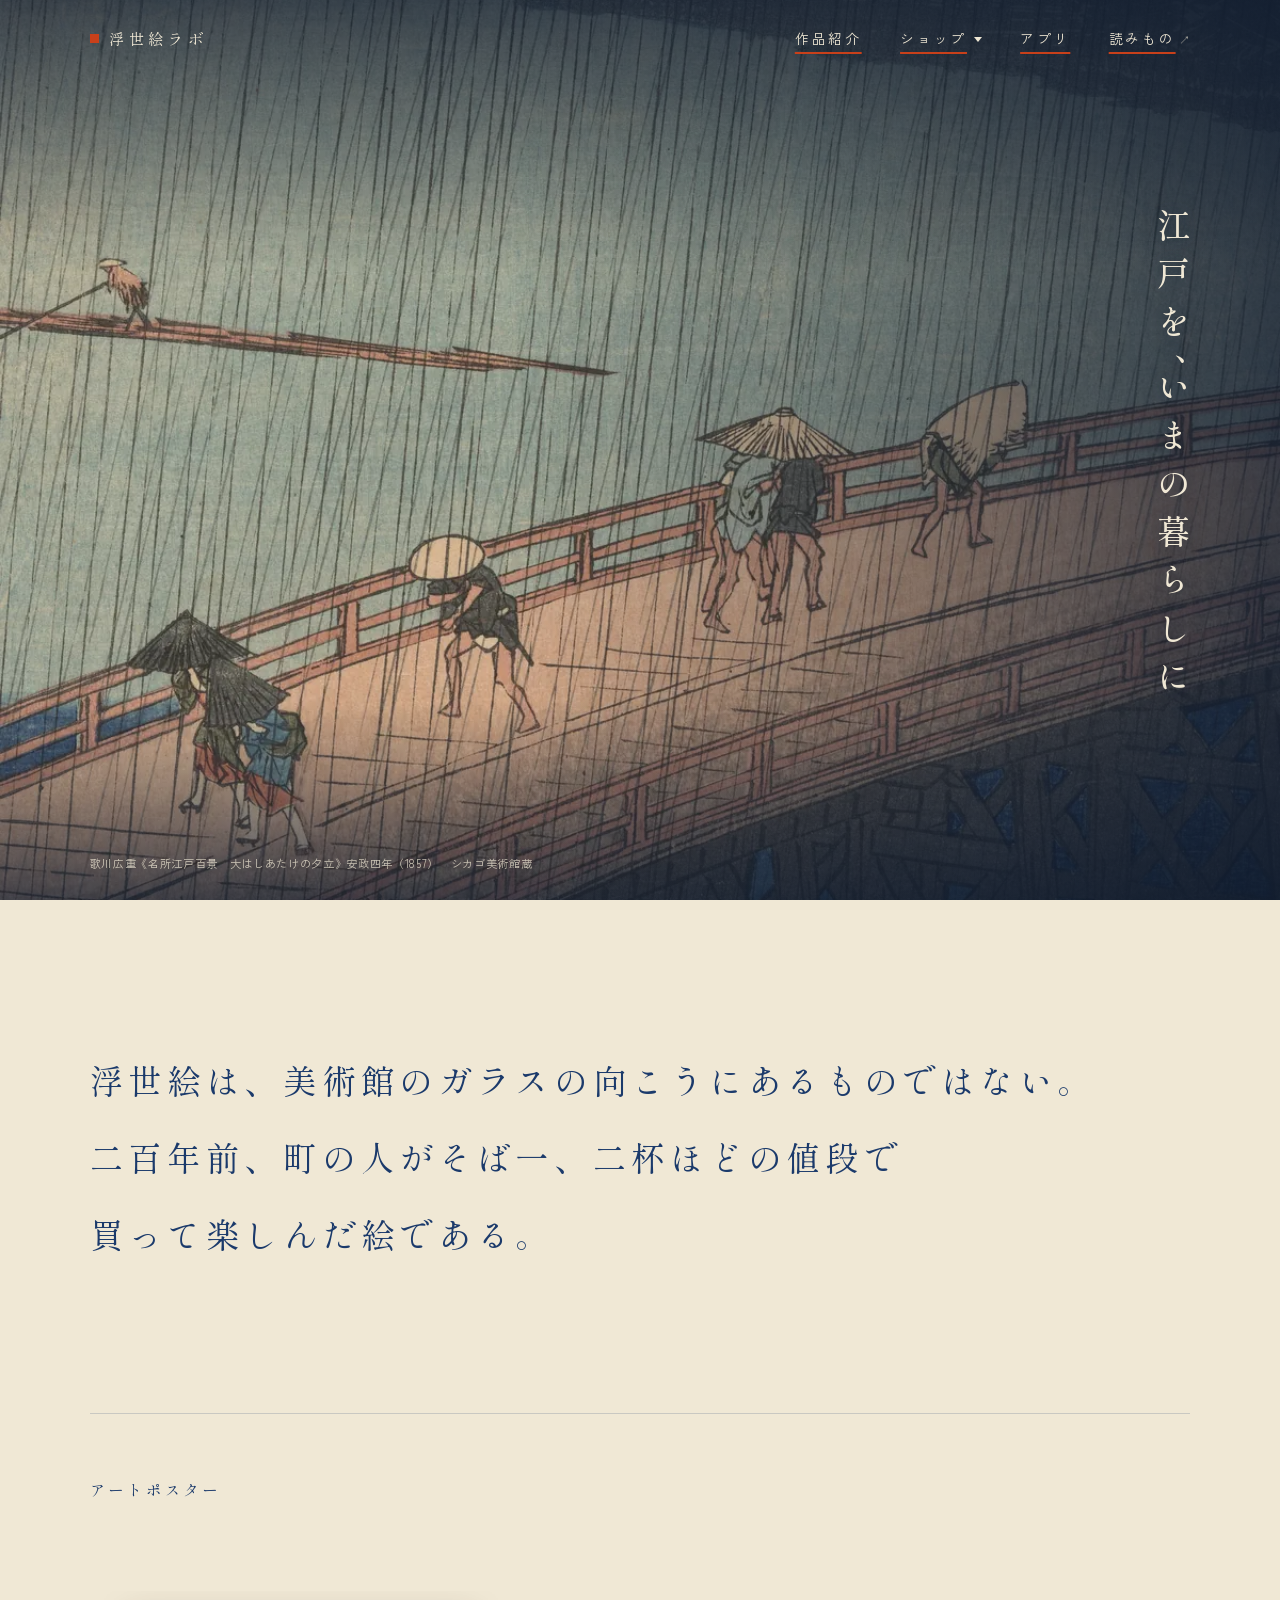
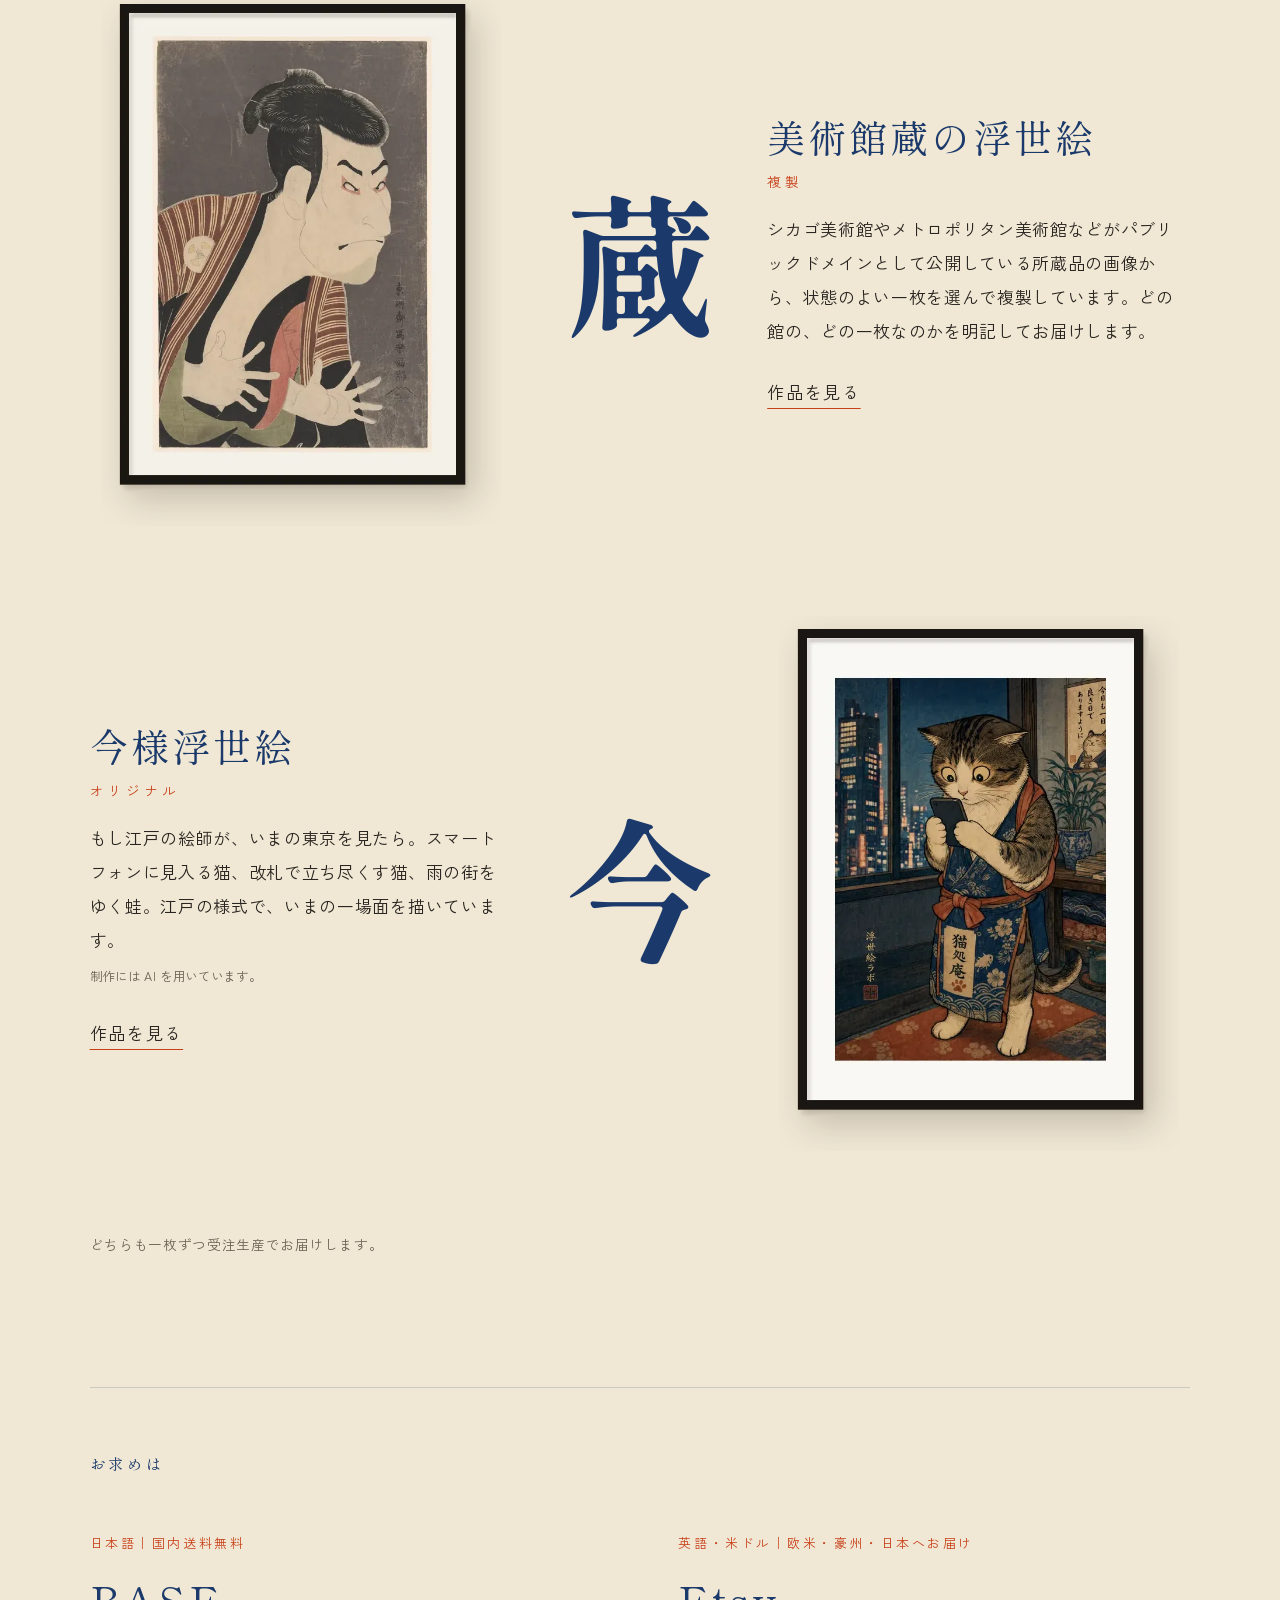
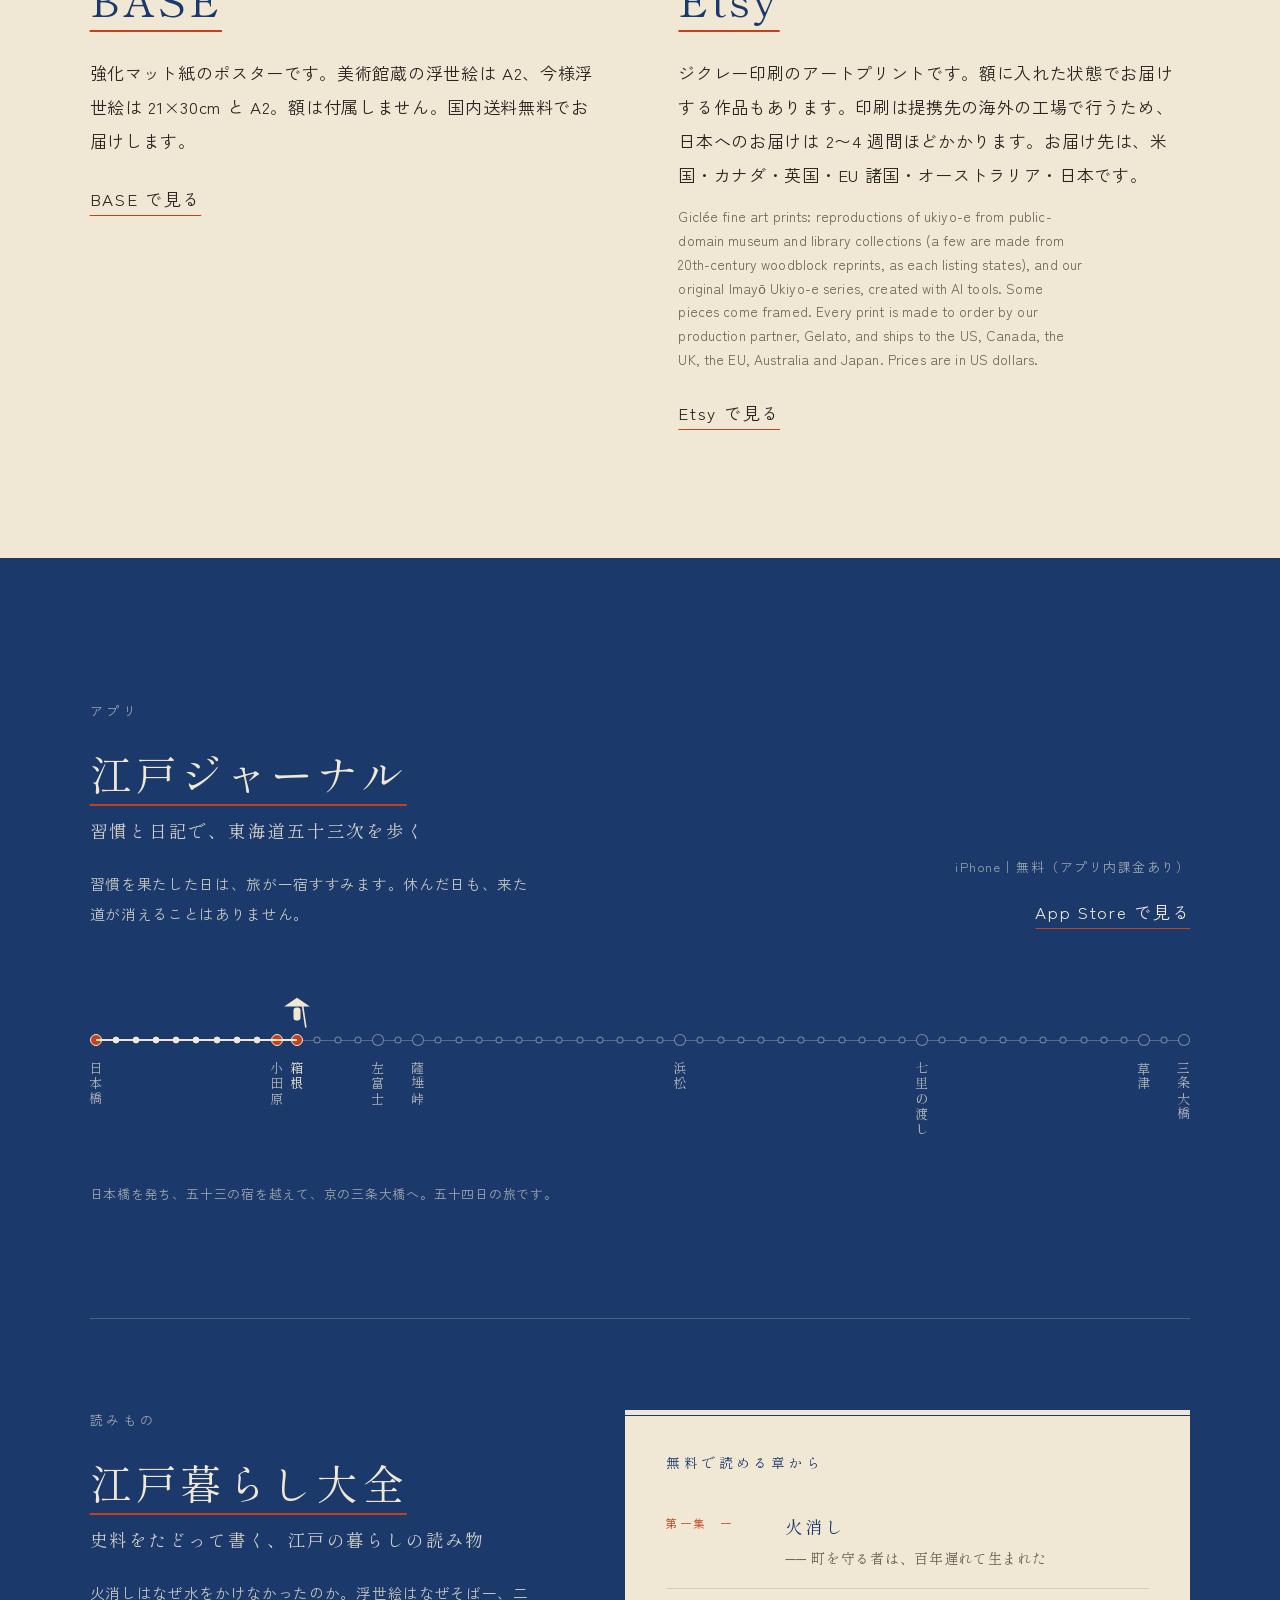
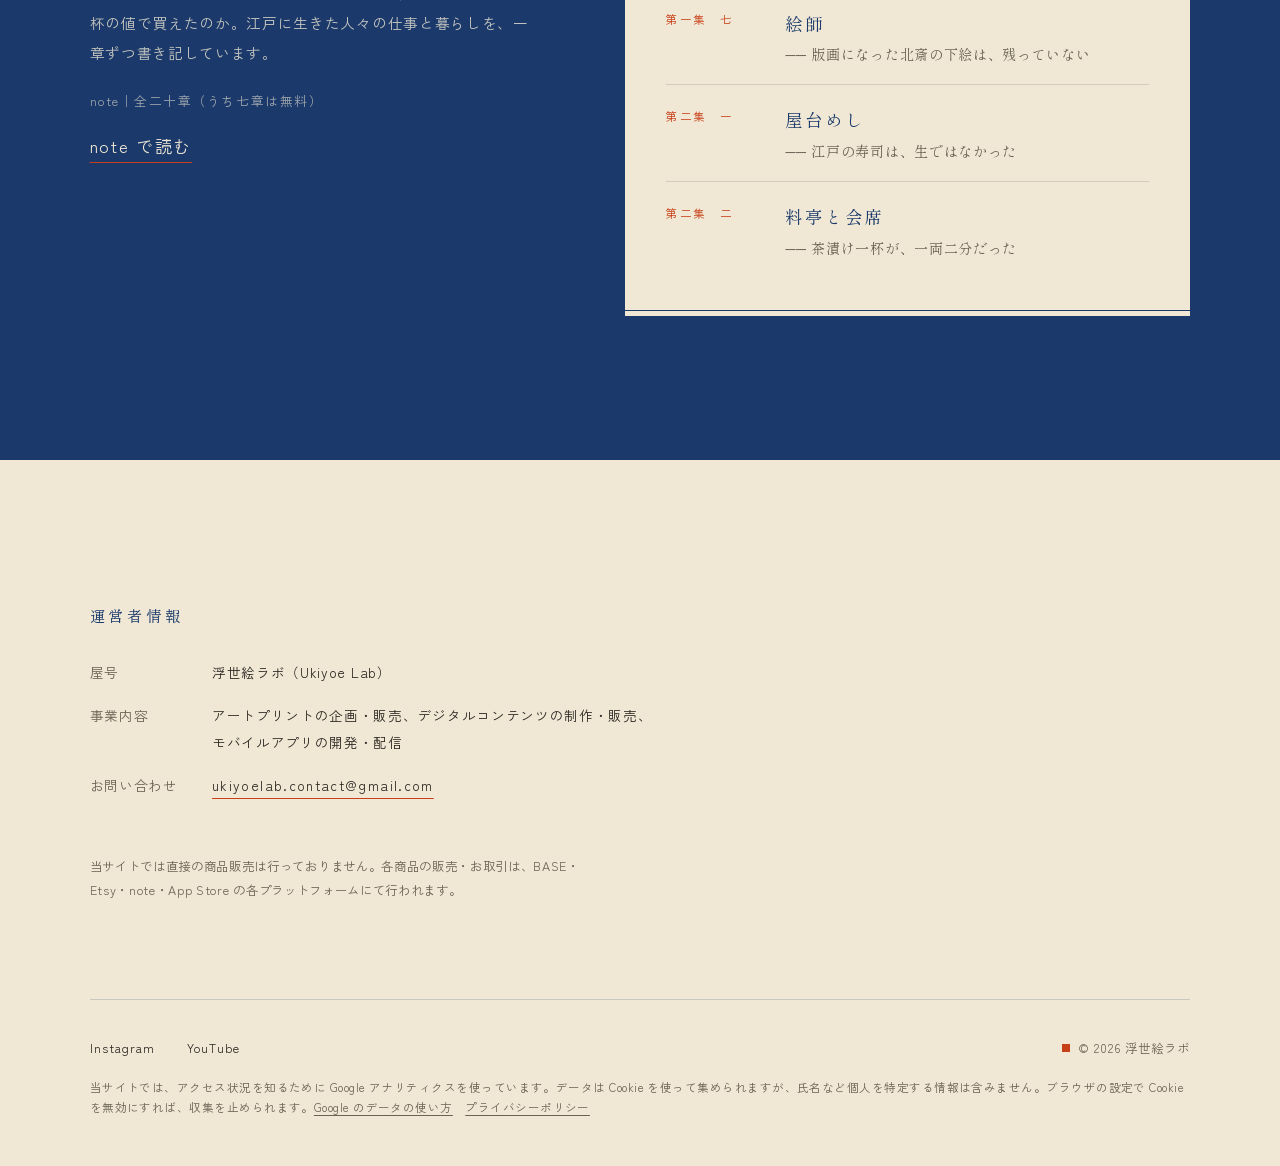
<file: index.html>
<!doctype html>
<html lang="ja">
<head>
  <meta charset="utf-8">
  <!-- Google アナリティクス -->
  <script async src="https://www.googletagmanager.com/gtag/js?id=G-DBP1GGHJ2B"></script>
  <script>
    window.dataLayer = window.dataLayer || [];
    function gtag(){dataLayer.push(arguments);}
    gtag('js', new Date());
    gtag('config', 'G-DBP1GGHJ2B');
  </script>
  <meta name="viewport" content="width=device-width, initial-scale=1">
  <meta name="robots" content="max-image-preview:large">
  <title>浮世絵ラボ｜美術館蔵の浮世絵とオリジナルのアートポスター</title>
  <meta name="description" content="浮世絵ラボは、江戸時代の文化と歴史をテーマにしたコンテンツブランドです。美術館蔵の浮世絵の複製と、江戸の様式で現代を描いたオリジナルのアートポスター、習慣化アプリ「江戸ジャーナル」、連載「江戸暮らし大全」。">
  <link rel="canonical" href="https://ukiyoelab.com/">
  <meta name="theme-color" content="#1B3A6B">

  <!-- OGP -->
  <meta property="og:type" content="website">
  <meta property="og:site_name" content="浮世絵ラボ">
  <meta property="og:title" content="浮世絵ラボ">
  <meta property="og:description" content="浮世絵を、いまの暮らしのなかへ。">
  <meta property="og:url" content="https://ukiyoelab.com/">
  <meta property="og:image" content="https://ukiyoelab.com/images/ogp.jpg">
  <meta property="og:image:width" content="1200">
  <meta property="og:image:height" content="630">
  <meta property="og:image:type" content="image/jpeg">
  <meta property="og:locale" content="ja_JP">
  <meta name="twitter:card" content="summary_large_image">

  <link rel="icon" href="/favicon.ico" sizes="any">
  <link rel="apple-touch-icon" href="/images/apple-touch-icon.png">

  <link rel="preconnect" href="https://fonts.googleapis.com">
  <link rel="preconnect" href="https://fonts.gstatic.com" crossorigin>
  <link href="https://fonts.googleapis.com/css2?family=Shippori+Mincho+B1:wght@400;500;700&family=Zen+Kaku+Gothic+New:wght@400&display=swap" rel="stylesheet">

  <link rel="preload" as="image" href="images/hero-sp.webp" media="(max-width: 767px)">
  <link rel="preload" as="image" href="images/hero-pc.webp" media="(min-width: 768px)">

  <script type="application/ld+json">
  {
    "@context": "https://schema.org",
    "@type": "WebSite",
    "name": "浮世絵ラボ",
    "alternateName": ["Ukiyoe Lab", "ukiyoelab.com"],
    "url": "https://ukiyoelab.com/"
  }
  </script>
  <script type="application/ld+json">
  {
    "@context": "https://schema.org",
    "@type": "Organization",
    "name": "浮世絵ラボ",
    "alternateName": "Ukiyoe Lab",
    "url": "https://ukiyoelab.com/",
    "logo": "https://ukiyoelab.com/images/apple-touch-icon.png",
    "email": "ukiyoelab.contact@gmail.com",
    "description": "江戸時代の文化と歴史をテーマにしたコンテンツブランド。浮世絵のアートポスター、習慣化アプリ「江戸ジャーナル」、連載「江戸暮らし大全」。",
    "sameAs": [
      "https://www.instagram.com/ukiyoe_lab/",
      "https://www.youtube.com/@ukiyoe_lab",
      "https://note.com/ukiyoe_lab",
      "https://ukiyoelab.base.shop/",
      "https://ukiyoelabjapan.etsy.com/"
    ]
  }
  </script>

  <link rel="stylesheet" href="style.css?v=20261011a">
  <script src="script.js?v=20261011a" defer></script>
</head>
<body>

<!-- 上部のタブ：作品紹介／ショップ（BASE・Etsy）／アプリ／読みもの -->
<div class="gnav gnav--over">
  <a class="gnav__name" href="/"><span class="rakkan" aria-hidden="true"></span>浮世絵ラボ</a>
  <nav aria-label="サイトの案内">
    <ul class="gnav__tabs">
      <li><a class="gnav__tab" href="/works/">作品紹介</a></li>
      <li class="gnav__shop">
        <details>
          <summary class="gnav__tab">ショップ<span class="gnav__caret" aria-hidden="true"></span></summary>
          <ul class="gnav__menu">
            <li><a href="https://ukiyoelab.base.shop/" target="_blank" rel="noopener"><span class="gnav__m-name">BASE</span><span class="gnav__m-for">国内のお客さま｜日本語・送料無料</span><span class="gnav__m-arrow" aria-hidden="true">↗</span></a></li>
            <li><a href="https://ukiyoelabjapan.etsy.com/" target="_blank" rel="noopener"><span class="gnav__m-name">Etsy</span><span class="gnav__m-for">海外のお客さま｜英語・米ドル・額装あり</span><span class="gnav__m-arrow" aria-hidden="true">↗</span></a></li>
          </ul>
        </details>
      </li>
      <li><a class="gnav__tab" href="/#apps">アプリ</a></li>
      <li><a class="gnav__tab" href="https://note.com/ukiyoe_lab" target="_blank" rel="noopener">読みもの<span class="gnav__ext" aria-hidden="true">↗</span></a></li>
    </ul>
  </nav>
</div>

<!-- ヒーロー：作品を画面いっぱいに敷き、文字を重ねる -->
<header class="hero">
  <picture class="hero__bg">
    <source media="(min-width: 768px)" srcset="images/hero-pc.webp" width="2400" height="1350">
    <img src="images/hero-sp.webp" width="1200" height="1800" alt="歌川広重「名所江戸百景 大はしあたけの夕立」の部分">
  </picture>

  <!-- 縦書きは writing-mode を使わず、1文字ずつ積む（書体や環境による字の重なりを避けるため） -->
  <h1 class="hero__catch" aria-label="江戸を、いまの暮らしに"><span aria-hidden="true">江</span><span aria-hidden="true">戸</span><span aria-hidden="true">を</span><span class="kuten" aria-hidden="true">、</span><span aria-hidden="true">い</span><span aria-hidden="true">ま</span><span aria-hidden="true">の</span><span aria-hidden="true">暮</span><span aria-hidden="true">ら</span><span aria-hidden="true">し</span><span aria-hidden="true">に</span></h1>

  <!-- 出典：シカゴ美術館 1981.1206（CC0） -->
  <p class="hero__credit">歌川広重《名所江戸百景　大はしあたけの夕立》安政四年（1857）　シカゴ美術館蔵</p>
</header>

<main>

  <!-- 前書き -->
  <section class="lead" aria-label="浮世絵ラボについて">
    <p><span>浮世絵は、</span><span>美術館のガラスの</span><span>向こうにあるものではない。</span></p>
    <p><span>二百年前、</span><span>町の人が</span><span>そば一、二杯ほどの値段で</span><span>買って楽しんだ絵である。</span></p>
  </section>

  <!-- アートポスター：二つのシリーズ。作品の額装図と、一字の題 -->
  <section class="series" aria-labelledby="series-title">
    <h2 id="series-title" class="series__title">アートポスター</h2>

    <article class="series__item">
      <figure class="series__figure">
        <img src="images/series-museum.webp" width="685" height="917" loading="lazy" alt="東洲斎写楽「三代目大谷鬼次の江戸兵衛」を額装した複製ポスターの見本">
      </figure>
      <p class="series__mark" aria-hidden="true">蔵</p>
      <div class="series__body">
        <h3>美術館蔵の浮世絵</h3>
        <p class="series__kind">複製</p>
        <p>シカゴ美術館やメトロポリタン美術館などがパブリックドメインとして公開している所蔵品の画像から、状態のよい一枚を選んで複製しています。どの館の、どの一枚なのかを明記してお届けします。</p>
        <a class="link" href="https://ukiyoelab.base.shop/categories/7679673" target="_blank" rel="noopener">作品を見る</a>
      </div>
    </article>

    <article class="series__item series__item--rev">
      <figure class="series__figure">
        <img src="images/series-imayo.webp" width="685" height="917" loading="lazy" alt="今様浮世絵「スマートフォンを見る猫」を額装したポスターの見本">
      </figure>
      <p class="series__mark" aria-hidden="true">今</p>
      <div class="series__body">
        <h3>今様浮世絵</h3>
        <p class="series__kind">オリジナル</p>
        <p>もし江戸の絵師が、いまの東京を見たら。スマートフォンに見入る猫、改札で立ち尽くす猫、雨の街をゆく蛙。江戸の様式で、いまの一場面を描いています。</p>
        <p class="series__note">制作には AI を用いています。</p>
        <a class="link" href="https://ukiyoelab.base.shop/categories/7481764" target="_blank" rel="noopener">作品を見る</a>
      </div>
    </article>

    <p class="series__foot">どちらも一枚ずつ受注生産でお届けします。</p>
  </section>

  <!-- お求めは：BASE（日本語・国内送料無料）と Etsy（英語・欧米・豪州・日本へ発送） -->
  <section id="shops" class="shops" aria-labelledby="shops-title">
    <h2 id="shops-title" class="shops__title">お求めは</h2>
    <div class="shops__list">
      <article class="shops__item">
        <p class="shops__where">日本語｜国内送料無料</p>
        <h3><a class="name-link" href="https://ukiyoelab.base.shop/" target="_blank" rel="noopener">BASE</a></h3>
        <p>強化マット紙のポスターです。美術館蔵の浮世絵は A2、今様浮世絵は 21×30cm と A2。額は付属しません。国内送料無料でお届けします。</p>
        <a class="link" href="https://ukiyoelab.base.shop/" target="_blank" rel="noopener">BASE で見る</a>
      </article>
      <article class="shops__item">
        <p class="shops__where">英語・米ドル｜欧米・豪州・日本へお届け</p>
        <h3><a class="name-link" href="https://ukiyoelabjapan.etsy.com/" target="_blank" rel="noopener">Etsy</a></h3>
        <p>ジクレー印刷のアートプリントです。額に入れた状態でお届けする作品もあります。印刷は提携先の海外の工場で行うため、日本へのお届けは 2〜4 週間ほどかかります。お届け先は、米国・カナダ・英国・EU 諸国・オーストラリア・日本です。</p>
        <p class="shops__en" lang="en">Giclée fine art prints: reproductions of ukiyo-e from public-domain museum and library collections (a few are made from 20th-century woodblock reprints, as each listing states), and our original Imayō Ukiyo-e series, created with AI tools. Some pieces come framed. Every print is made to order by our production partner, Gelato, and ships to the US, Canada, the UK, the EU, Australia and Japan. Prices are in US dollars.</p>
        <a class="link" href="https://ukiyoelabjapan.etsy.com/" target="_blank" rel="noopener">Etsy で見る</a>
      </article>
    </div>
  </section>

  <!-- そのほかの届けもの：藍の面。アプリは「道」、読み物は「目次」で見せる -->
  <section class="works" aria-labelledby="works-title">
    <h2 id="works-title" class="sr-only">そのほかの届けもの</h2>

    <article id="apps" class="journal" aria-labelledby="journal-title">
      <div class="journal__text">
        <p class="works__label">アプリ</p>
        <h3 id="journal-title"><a class="name-link" href="https://apps.apple.com/jp/app/id6798573942" target="_blank" rel="noopener">江戸ジャーナル</a></h3>
        <p class="works__sub">習慣と日記で、東海道五十三次を歩く</p>
        <p class="works__body">習慣を果たした日は、旅が一宿すすみます。休んだ日も、来た道が消えることはありません。</p>
      </div>
      <div class="journal__get">
        <p class="works__meta">iPhone｜無料（アプリ内課金あり）</p>
        <a class="link" href="https://apps.apple.com/jp/app/id6798573942" target="_blank" rel="noopener">App Store で見る</a>
      </div>

      <figure class="road" aria-label="日本橋から京の三条大橋まで、東海道の五十五の地点。旅人はいま箱根にいる">
        <div class="road__track" aria-hidden="true">
          <ol class="road__stops">
          <li class="road__stop is-meisho is-passed" style="--i:0" title="日本橋"></li>
          <li class="road__stop is-passed" style="--i:1" title="品川"></li>
          <li class="road__stop is-passed" style="--i:2" title="川崎"></li>
          <li class="road__stop is-passed" style="--i:3" title="神奈川"></li>
          <li class="road__stop is-passed" style="--i:4" title="保土ヶ谷"></li>
          <li class="road__stop is-passed" style="--i:5" title="戸塚"></li>
          <li class="road__stop is-passed" style="--i:6" title="藤沢"></li>
          <li class="road__stop is-passed" style="--i:7" title="平塚"></li>
          <li class="road__stop is-passed" style="--i:8" title="大磯"></li>
          <li class="road__stop is-meisho is-passed" style="--i:9" title="小田原（小田原城）"></li>
          <li class="road__stop is-meisho is-passed" style="--i:10" title="箱根（箱根の関）"></li>
          <li class="road__stop" style="--i:11" title="三島"></li>
          <li class="road__stop" style="--i:12" title="沼津"></li>
          <li class="road__stop" style="--i:13" title="原"></li>
          <li class="road__stop is-meisho" style="--i:14" title="吉原（左富士）"></li>
          <li class="road__stop" style="--i:15" title="蒲原"></li>
          <li class="road__stop is-meisho" style="--i:16" title="由比（薩埵峠）"></li>
          <li class="road__stop" style="--i:17" title="興津"></li>
          <li class="road__stop" style="--i:18" title="江尻"></li>
          <li class="road__stop" style="--i:19" title="府中"></li>
          <li class="road__stop" style="--i:20" title="鞠子"></li>
          <li class="road__stop" style="--i:21" title="岡部"></li>
          <li class="road__stop" style="--i:22" title="藤枝"></li>
          <li class="road__stop" style="--i:23" title="島田"></li>
          <li class="road__stop" style="--i:24" title="金谷"></li>
          <li class="road__stop" style="--i:25" title="日坂"></li>
          <li class="road__stop" style="--i:26" title="掛川"></li>
          <li class="road__stop" style="--i:27" title="袋井"></li>
          <li class="road__stop" style="--i:28" title="見附"></li>
          <li class="road__stop is-meisho" style="--i:29" title="浜松（浜松城）"></li>
          <li class="road__stop" style="--i:30" title="舞坂"></li>
          <li class="road__stop" style="--i:31" title="新居"></li>
          <li class="road__stop" style="--i:32" title="白須賀"></li>
          <li class="road__stop" style="--i:33" title="二川"></li>
          <li class="road__stop" style="--i:34" title="吉田"></li>
          <li class="road__stop" style="--i:35" title="御油"></li>
          <li class="road__stop" style="--i:36" title="赤坂"></li>
          <li class="road__stop" style="--i:37" title="藤川"></li>
          <li class="road__stop" style="--i:38" title="岡崎"></li>
          <li class="road__stop" style="--i:39" title="池鯉鮒"></li>
          <li class="road__stop" style="--i:40" title="鳴海"></li>
          <li class="road__stop is-meisho" style="--i:41" title="宮（七里の渡し）"></li>
          <li class="road__stop" style="--i:42" title="桑名"></li>
          <li class="road__stop" style="--i:43" title="四日市"></li>
          <li class="road__stop" style="--i:44" title="石薬師"></li>
          <li class="road__stop" style="--i:45" title="庄野"></li>
          <li class="road__stop" style="--i:46" title="亀山"></li>
          <li class="road__stop" style="--i:47" title="関"></li>
          <li class="road__stop" style="--i:48" title="坂下"></li>
          <li class="road__stop" style="--i:49" title="土山"></li>
          <li class="road__stop" style="--i:50" title="水口"></li>
          <li class="road__stop" style="--i:51" title="石部"></li>
          <li class="road__stop is-meisho" style="--i:52" title="草津（草津の追分）"></li>
          <li class="road__stop" style="--i:53" title="大津"></li>
          <li class="road__stop is-meisho" style="--i:54" title="京（三条大橋）"></li>
          </ol>
          <span class="road__traveler" style="--at:10">
            <svg viewBox="0 0 24 30" width="24" height="30" focusable="false"><path d="M1 11.5 L12 4 L23 11.5 Z" /><rect x="9" y="12.5" width="6" height="11" rx="2.5" /><path d="M16.5 9 L19.5 29" class="staff" /></svg>
          </span>
        </div>
        <ol class="road__names" aria-hidden="true">
          <li style="--i:0">日本橋</li>
          <li style="--i:9">小田原</li>
          <li style="--i:10" class="is-here">箱根</li>
          <li style="--i:14">左富士</li>
          <li style="--i:16">薩埵峠</li>
          <li style="--i:29">浜松</li>
          <li style="--i:41">七里の渡し</li>
          <li style="--i:52">草津</li>
          <li style="--i:54">三条大橋</li>
        </ol>
        <div class="road__labels" aria-hidden="true">
          <span>日本橋</span>
          <span class="road__here" style="--at:10">箱根</span>
          <span>京</span>
        </div>
        <figcaption>日本橋を発ち、五十三の宿を越えて、京の三条大橋へ。五十四日の旅です。</figcaption>
      </figure>
    </article>

    <article class="taizen" aria-labelledby="taizen-title">
      <div class="taizen__text">
        <p class="works__label">読みもの</p>
        <h3 id="taizen-title"><a class="name-link" href="https://note.com/ukiyoe_lab" target="_blank" rel="noopener">江戸暮らし大全</a></h3>
        <p class="works__sub">史料をたどって書く、江戸の暮らしの読み物</p>
        <p class="works__body">火消しはなぜ水をかけなかったのか。浮世絵はなぜそば一、二杯の値で買えたのか。江戸に生きた人々の仕事と暮らしを、一章ずつ書き記しています。</p>
        <p class="works__meta">note｜全二十章（うち七章は無料）</p>
        <a class="link" href="https://note.com/ukiyoe_lab" target="_blank" rel="noopener">note で読む</a>
      </div>

      <nav class="contents" aria-label="無料で読める章">
        <p class="contents__head">無料で読める章から</p>
        <ol>
          <li><a href="https://note.com/ukiyoe_lab/n/n39142494191a" target="_blank" rel="noopener"><span class="contents__no">第一集　一</span><span class="contents__name">火消し</span><span class="contents__hook">町を守る者は、百年遅れて生まれた</span></a></li>
          <li><a href="https://note.com/ukiyoe_lab/n/n40e768215f99" target="_blank" rel="noopener"><span class="contents__no">第一集　七</span><span class="contents__name">絵師</span><span class="contents__hook">版画になった北斎の下絵は、残っていない</span></a></li>
          <li><a href="https://note.com/ukiyoe_lab/n/n2810c9a24ece" target="_blank" rel="noopener"><span class="contents__no">第二集　一</span><span class="contents__name">屋台めし</span><span class="contents__hook">江戸の寿司は、生ではなかった</span></a></li>
          <li><a href="https://note.com/ukiyoe_lab/n/n6596518e823a" target="_blank" rel="noopener"><span class="contents__no">第二集　二</span><span class="contents__name">料亭と会席</span><span class="contents__hook">茶漬け一杯が、一両二分だった</span></a></li>
        </ol>
      </nav>
    </article>
  </section>

  <!-- 運営者情報（本名・住所・電話番号は記載しない） -->
  <section class="info" aria-labelledby="info-title">
    <h2 id="info-title" class="info__title">運営者情報</h2>
    <dl>
      <dt>屋号</dt>
      <dd>浮世絵ラボ（Ukiyoe Lab）</dd>
      <dt>事業内容</dt>
      <dd>アートプリントの企画・販売、デジタルコンテンツの制作・販売、モバイルアプリの開発・配信</dd>
      <dt>お問い合わせ</dt>
      <!-- メールアドレスは script.js で組み立てて表示（スパム対策） -->
      <dd><span class="js-mail" data-u="ukiyoelab.contact" data-d="gmail" data-t="com">JavaScript を有効にするとメールアドレスが表示されます</span></dd>
    </dl>
    <p class="info__note">当サイトでは直接の商品販売は行っておりません。各商品の販売・お取引は、BASE・Etsy・note・App Store の各プラットフォームにて行われます。</p>
  </section>

</main>

<footer class="footer">
  <ul class="footer__sns">
    <li><a href="https://www.instagram.com/ukiyoe_lab/" target="_blank" rel="noopener">Instagram</a></li>
    <li><a href="https://www.youtube.com/@ukiyoe_lab" target="_blank" rel="noopener">YouTube</a></li>
  </ul>
  <p class="footer__note">当サイトでは、アクセス状況を知るために Google アナリティクスを使っています。データは Cookie を使って集められますが、氏名など個人を特定する情報は含みません。ブラウザの設定で Cookie を無効にすれば、収集を止められます。<a href="https://policies.google.com/technologies/partner-sites?hl=ja" target="_blank" rel="noopener">Google のデータの使い方</a>　<a href="/privacy/">プライバシーポリシー</a></p>
  <p class="footer__copy"><span class="rakkan" aria-hidden="true"></span>© 2026 浮世絵ラボ</p>
</footer>

</body>
</html>
</file>
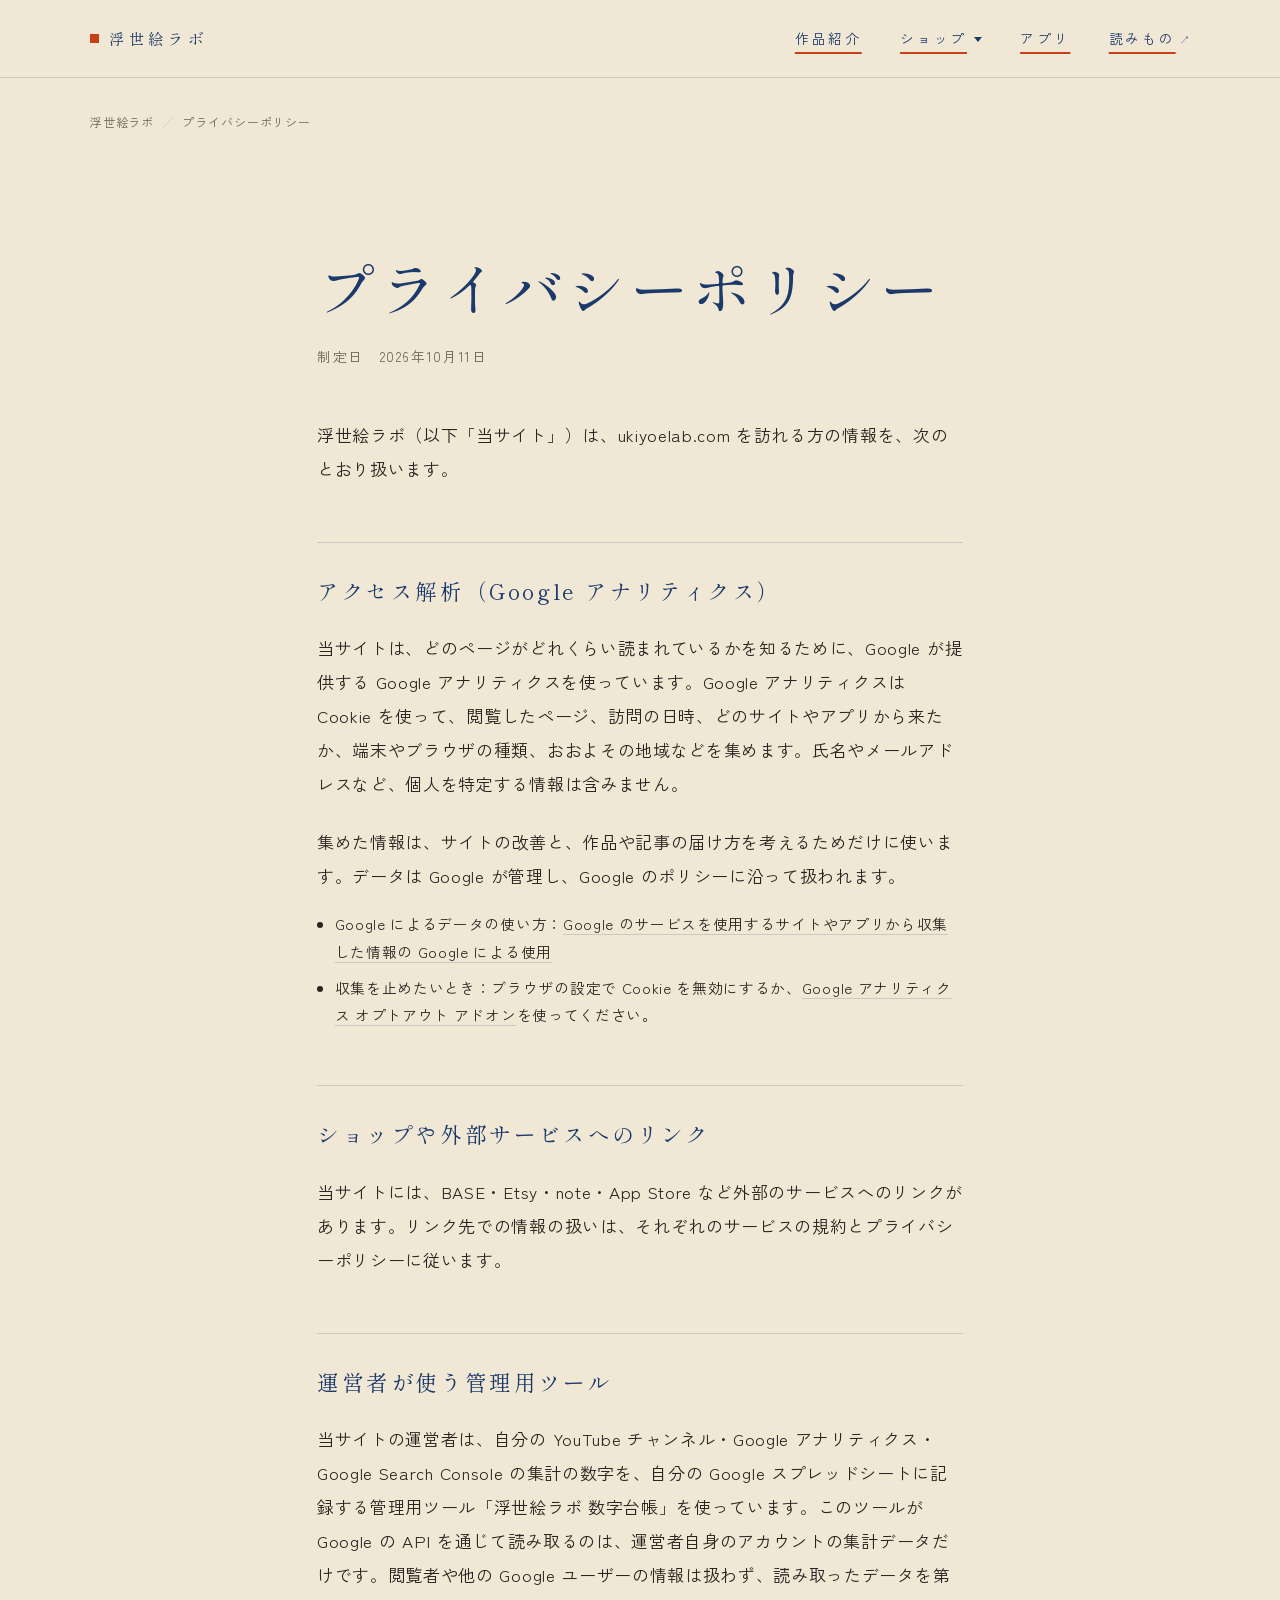
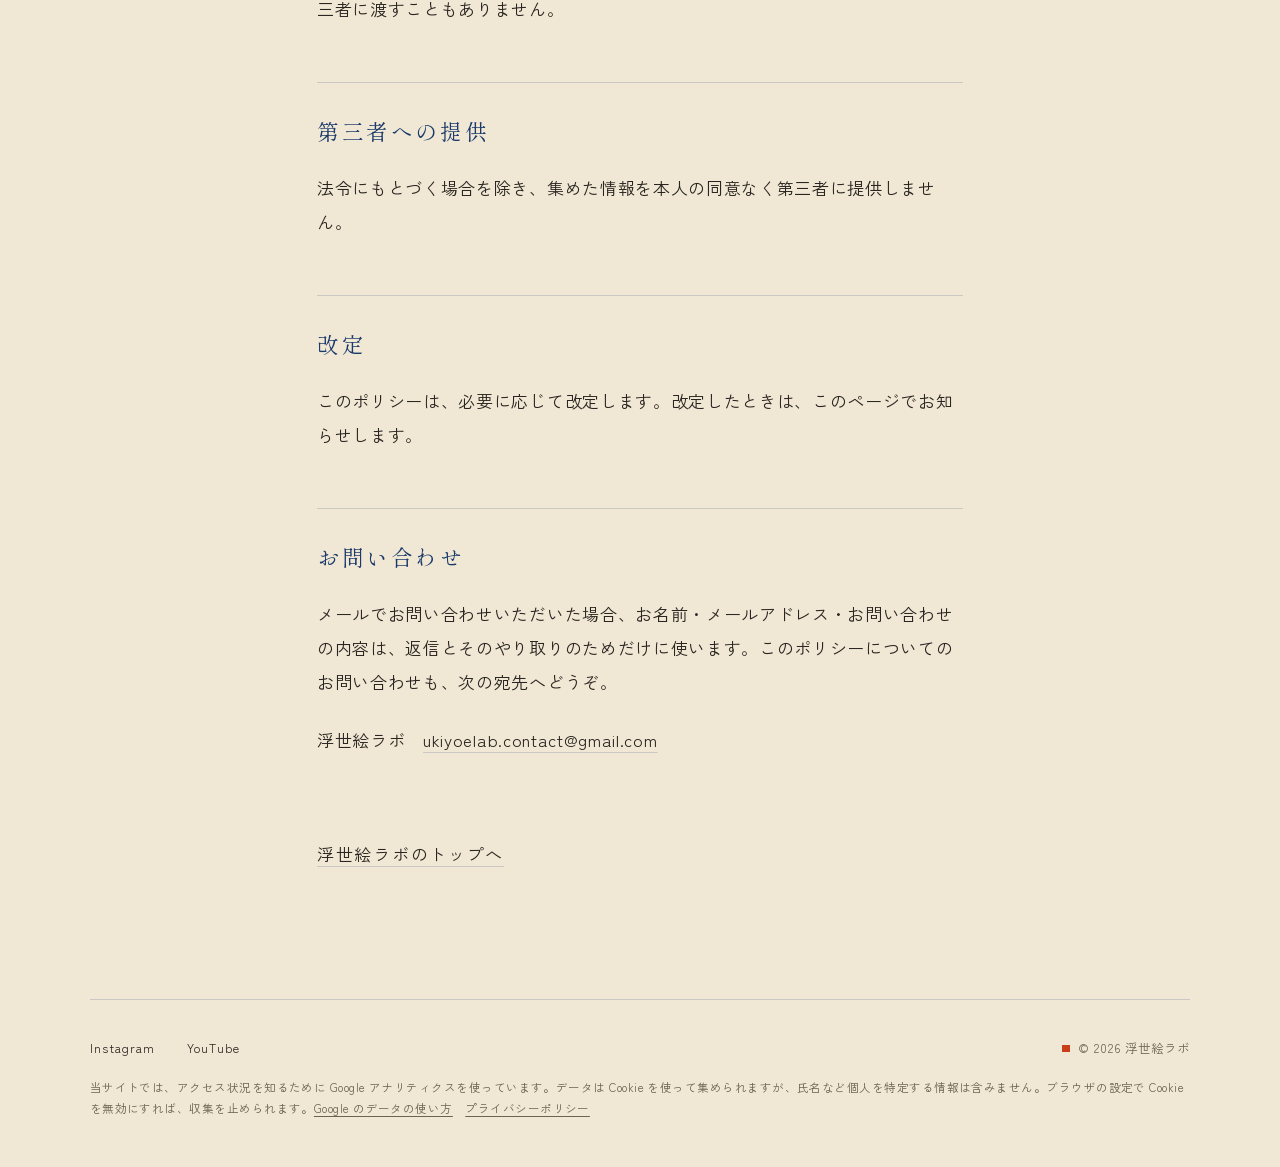
<file: privacy/index.html>
<!doctype html>
<html lang="ja">
<head>
  <meta charset="utf-8">
  <!-- Google アナリティクス -->
  <script async src="https://www.googletagmanager.com/gtag/js?id=G-DBP1GGHJ2B"></script>
  <script>
    window.dataLayer = window.dataLayer || [];
    function gtag(){dataLayer.push(arguments);}
    gtag('js', new Date());
    gtag('config', 'G-DBP1GGHJ2B');
  </script>
  <meta name="viewport" content="width=device-width, initial-scale=1">
  <title>プライバシーポリシー｜浮世絵ラボ</title>
  <meta name="description" content="浮世絵ラボ（ukiyoelab.com）のプライバシーポリシー。アクセス解析（Google アナリティクス）、お問い合わせ、外部サービスへのリンク、運営者が使う管理用ツールでの情報の扱いについて。">
  <link rel="canonical" href="https://ukiyoelab.com/privacy/">
  <meta name="theme-color" content="#1B3A6B">

  <meta property="og:type" content="website">
  <meta property="og:site_name" content="浮世絵ラボ">
  <meta property="og:title" content="プライバシーポリシー｜浮世絵ラボ">
  <meta property="og:description" content="浮世絵ラボ（ukiyoelab.com）での情報の扱いについて。">
  <meta property="og:url" content="https://ukiyoelab.com/privacy/">
  <meta property="og:image" content="https://ukiyoelab.com/images/ogp.jpg">
  <meta property="og:image:width" content="1200">
  <meta property="og:image:height" content="630">
  <meta property="og:image:type" content="image/jpeg">
  <meta property="og:locale" content="ja_JP">
  <meta name="twitter:card" content="summary_large_image">

  <link rel="icon" href="/favicon.ico" sizes="any">
  <link rel="apple-touch-icon" href="/images/apple-touch-icon.png">

  <link rel="preconnect" href="https://fonts.googleapis.com">
  <link rel="preconnect" href="https://fonts.gstatic.com" crossorigin>
  <link href="https://fonts.googleapis.com/css2?family=Shippori+Mincho+B1:wght@400;500;700&family=Zen+Kaku+Gothic+New:wght@400&display=swap" rel="stylesheet">

  <script type="application/ld+json">
  {
    "@context": "https://schema.org",
    "@graph": [
      {
        "@type": "WebPage",
        "name": "プライバシーポリシー",
        "url": "https://ukiyoelab.com/privacy/",
        "inLanguage": "ja",
        "datePublished": "2026-10-11",
        "isPartOf": { "@type": "WebSite", "name": "浮世絵ラボ", "url": "https://ukiyoelab.com/" }
      },
      {
        "@type": "BreadcrumbList",
        "itemListElement": [
          { "@type": "ListItem", "position": 1, "name": "浮世絵ラボ", "item": "https://ukiyoelab.com/" },
          { "@type": "ListItem", "position": 2, "name": "プライバシーポリシー", "item": "https://ukiyoelab.com/privacy/" }
        ]
      }
    ]
  }
  </script>

  <link rel="stylesheet" href="/style.css?v=20261011a">
  <script src="/script.js?v=20261011a" defer></script>
</head>
<body class="page">

<!-- 上部のタブ：作品紹介／ショップ（BASE・Etsy）／アプリ／読みもの -->
<div class="gnav">
  <a class="gnav__name" href="/"><span class="rakkan" aria-hidden="true"></span>浮世絵ラボ</a>
  <nav aria-label="サイトの案内">
    <ul class="gnav__tabs">
      <li><a class="gnav__tab" href="/works/">作品紹介</a></li>
      <li class="gnav__shop">
        <details>
          <summary class="gnav__tab">ショップ<span class="gnav__caret" aria-hidden="true"></span></summary>
          <ul class="gnav__menu">
            <li><a href="https://ukiyoelab.base.shop/" target="_blank" rel="noopener"><span class="gnav__m-name">BASE</span><span class="gnav__m-for">国内のお客さま｜日本語・送料無料</span><span class="gnav__m-arrow" aria-hidden="true">↗</span></a></li>
            <li><a href="https://ukiyoelabjapan.etsy.com/" target="_blank" rel="noopener"><span class="gnav__m-name">Etsy</span><span class="gnav__m-for">海外のお客さま｜英語・米ドル・額装あり</span><span class="gnav__m-arrow" aria-hidden="true">↗</span></a></li>
          </ul>
        </details>
      </li>
      <li><a class="gnav__tab" href="/#apps">アプリ</a></li>
      <li><a class="gnav__tab" href="https://note.com/ukiyoe_lab" target="_blank" rel="noopener">読みもの<span class="gnav__ext" aria-hidden="true">↗</span></a></li>
    </ul>
  </nav>
</div>

<main class="article">

  <nav class="crumbs" aria-label="現在地">
    <ol>
      <li><a href="/">浮世絵ラボ</a></li>
      <li aria-current="page">プライバシーポリシー</li>
    </ol>
  </nav>

  <div class="article__body policy">
    <header class="article__head">
      <h1>プライバシーポリシー</h1>
      <p class="article__meta">制定日　2026年10月11日</p>
    </header>

    <p>浮世絵ラボ（以下「当サイト」）は、ukiyoelab.com を訪れる方の情報を、次のとおり扱います。</p>

    <h2>アクセス解析（Google アナリティクス）</h2>
    <p>当サイトは、どのページがどれくらい読まれているかを知るために、Google が提供する Google アナリティクスを使っています。Google アナリティクスは Cookie を使って、閲覧したページ、訪問の日時、どのサイトやアプリから来たか、端末やブラウザの種類、おおよその地域などを集めます。氏名やメールアドレスなど、個人を特定する情報は含みません。</p>
    <p>集めた情報は、サイトの改善と、作品や記事の届け方を考えるためだけに使います。データは Google が管理し、Google のポリシーに沿って扱われます。</p>
    <ul>
      <li>Google によるデータの使い方：<a href="https://policies.google.com/technologies/partner-sites?hl=ja" target="_blank" rel="noopener">Google のサービスを使用するサイトやアプリから収集した情報の Google による使用</a></li>
      <li>収集を止めたいとき：ブラウザの設定で Cookie を無効にするか、<a href="https://tools.google.com/dlpage/gaoptout?hl=ja" target="_blank" rel="noopener">Google アナリティクス オプトアウト アドオン</a>を使ってください。</li>
    </ul>

    <h2>ショップや外部サービスへのリンク</h2>
    <p>当サイトには、BASE・Etsy・note・App Store など外部のサービスへのリンクがあります。リンク先での情報の扱いは、それぞれのサービスの規約とプライバシーポリシーに従います。</p>

    <h2>運営者が使う管理用ツール</h2>
    <p>当サイトの運営者は、自分の YouTube チャンネル・Google アナリティクス・Google Search Console の集計の数字を、自分の Google スプレッドシートに記録する管理用ツール「浮世絵ラボ 数字台帳」を使っています。このツールが Google の API を通じて読み取るのは、運営者自身のアカウントの集計データだけです。閲覧者や他の Google ユーザーの情報は扱わず、読み取ったデータを第三者に渡すこともありません。</p>

    <h2>第三者への提供</h2>
    <p>法令にもとづく場合を除き、集めた情報を本人の同意なく第三者に提供しません。</p>

    <h2>改定</h2>
    <p>このポリシーは、必要に応じて改定します。改定したときは、このページでお知らせします。</p>

    <h2>お問い合わせ</h2>
    <p>メールでお問い合わせいただいた場合、お名前・メールアドレス・お問い合わせの内容は、返信とそのやり取りのためだけに使います。このポリシーについてのお問い合わせも、次の宛先へどうぞ。</p>
    <p>浮世絵ラボ　<a href="mailto:ukiyoelab.contact@gmail.com">ukiyoelab.contact@gmail.com</a></p>

    <p class="article__back"><a class="link" href="/">浮世絵ラボのトップへ</a></p>
  </div>

</main>

<footer class="footer">
  <ul class="footer__sns">
    <li><a href="https://www.instagram.com/ukiyoe_lab/" target="_blank" rel="noopener">Instagram</a></li>
    <li><a href="https://www.youtube.com/@ukiyoe_lab" target="_blank" rel="noopener">YouTube</a></li>
  </ul>
  <p class="footer__note">当サイトでは、アクセス状況を知るために Google アナリティクスを使っています。データは Cookie を使って集められますが、氏名など個人を特定する情報は含みません。ブラウザの設定で Cookie を無効にすれば、収集を止められます。<a href="https://policies.google.com/technologies/partner-sites?hl=ja" target="_blank" rel="noopener">Google のデータの使い方</a>　<a href="/privacy/">プライバシーポリシー</a></p>
  <p class="footer__copy"><span class="rakkan" aria-hidden="true"></span>© 2026 浮世絵ラボ</p>
</footer>

</body>
</html>
</file>
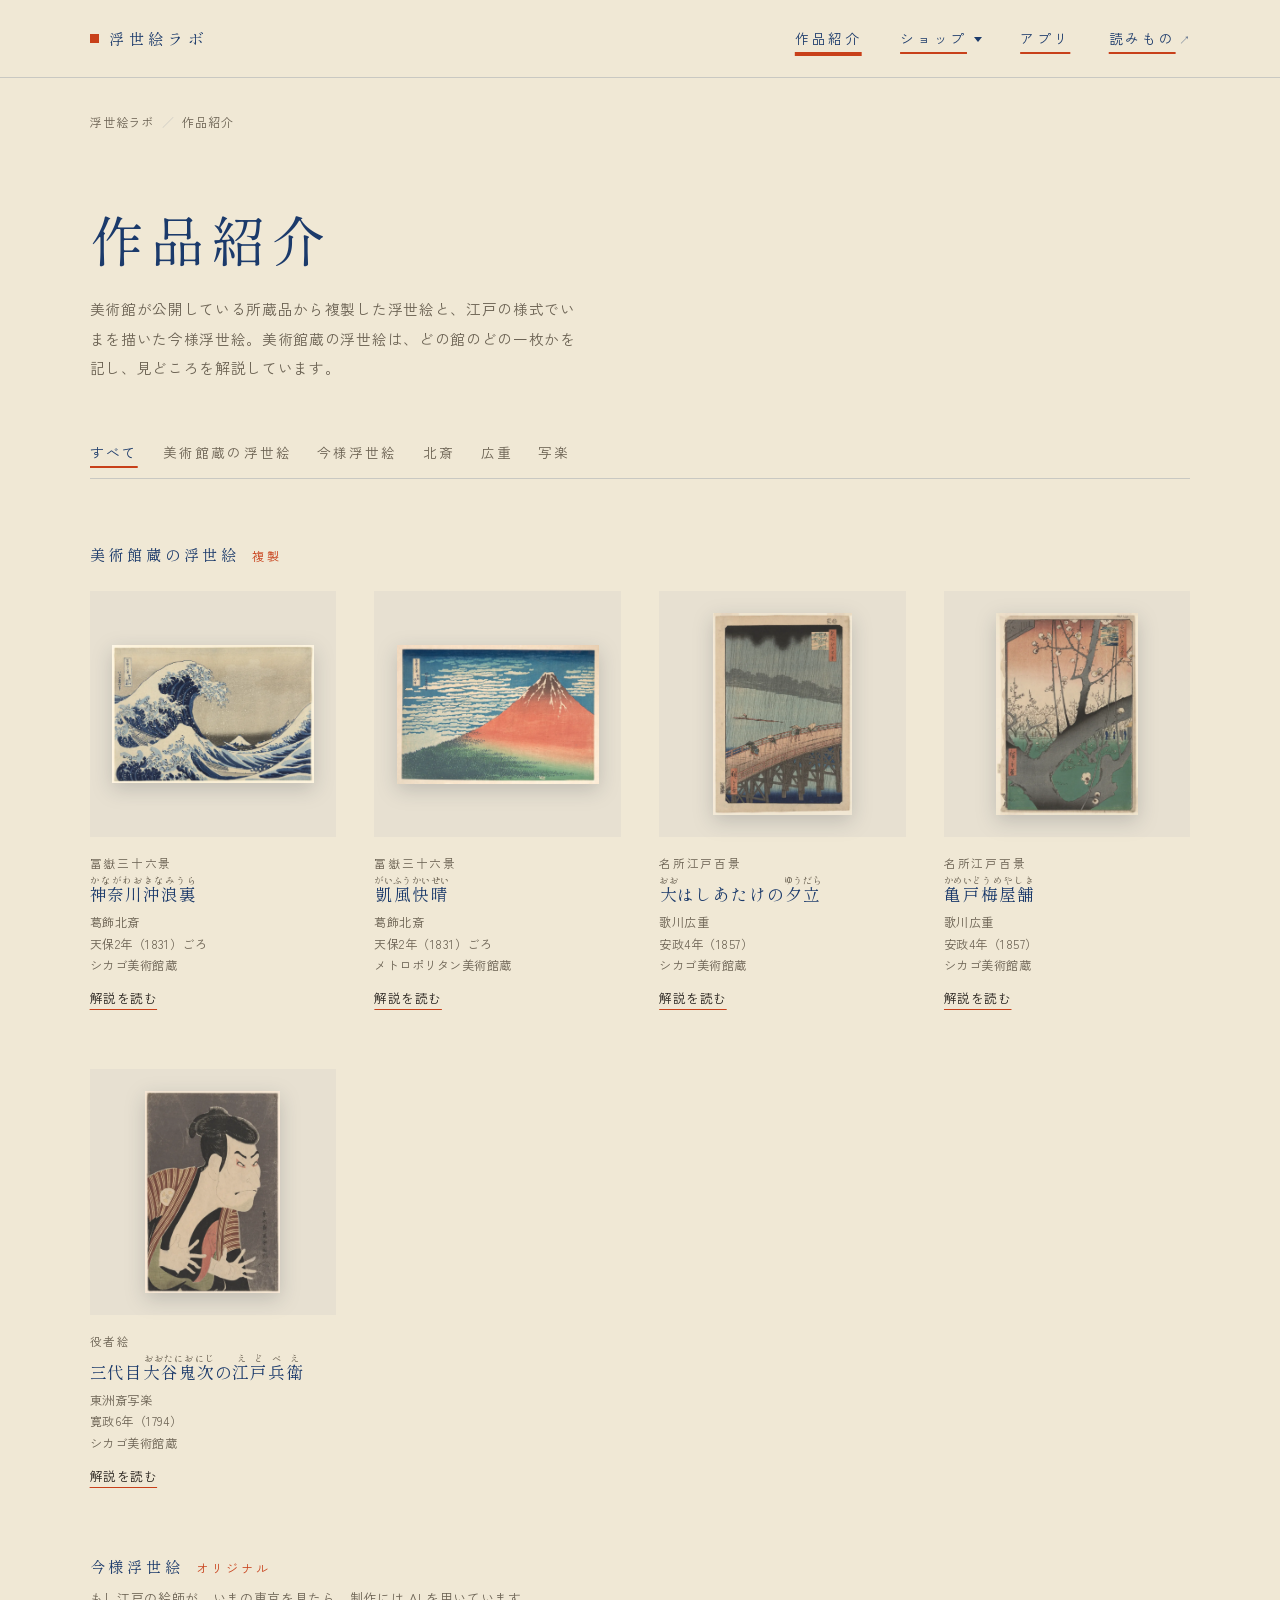
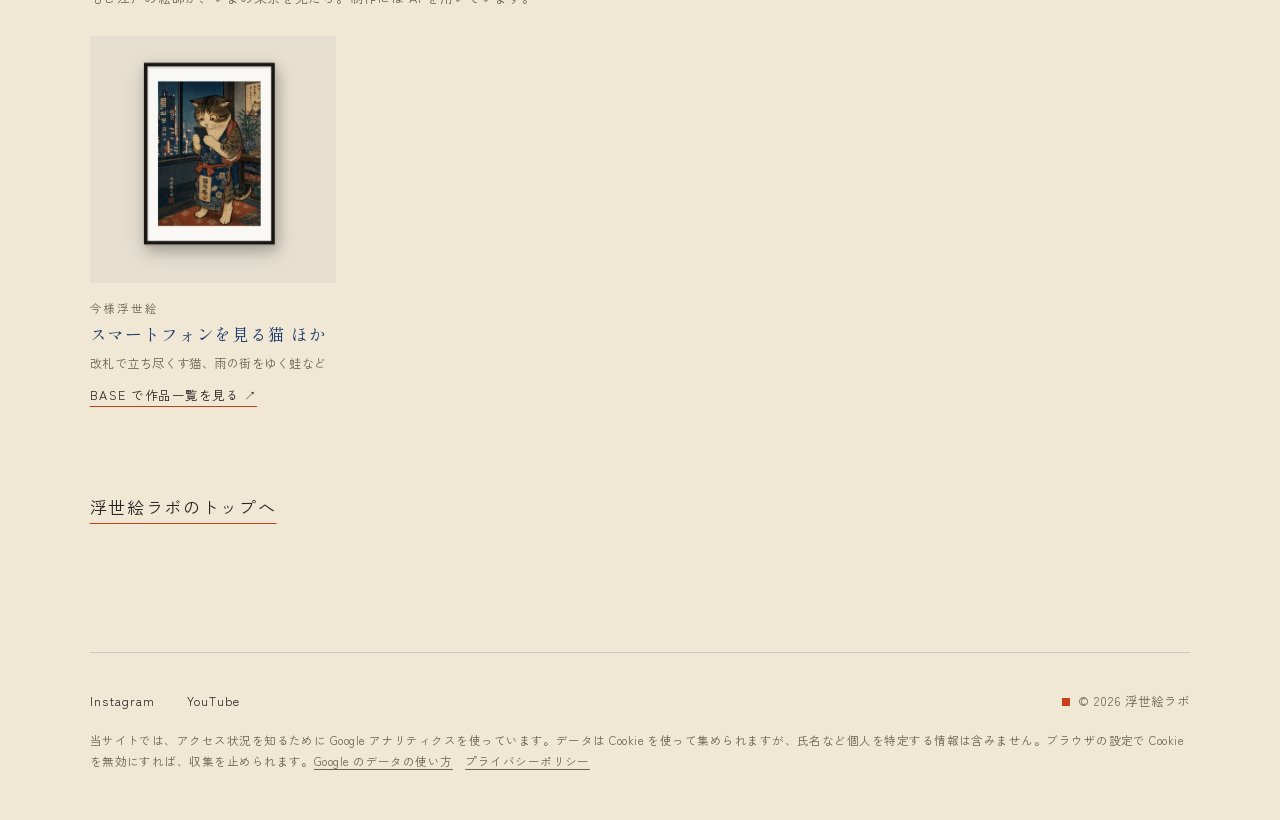
<file: works/index.html>
<!doctype html>
<html lang="ja">
<head>
  <meta charset="utf-8">
  <!-- Google アナリティクス -->
  <script async src="https://www.googletagmanager.com/gtag/js?id=G-DBP1GGHJ2B"></script>
  <script>
    window.dataLayer = window.dataLayer || [];
    function gtag(){dataLayer.push(arguments);}
    gtag('js', new Date());
    gtag('config', 'G-DBP1GGHJ2B');
  </script>
  <meta name="viewport" content="width=device-width, initial-scale=1">
  <title>作品紹介｜浮世絵ラボ</title>
  <meta name="description" content="浮世絵ラボの作品紹介。シカゴ美術館やメトロポリタン美術館が公開している所蔵品から複製した浮世絵（北斎・広重・写楽）と、江戸の様式でいまを描いたオリジナルの今様浮世絵。一枚ずつ、見どころを解説しています。">
  <link rel="canonical" href="https://ukiyoelab.com/works/">
  <meta name="theme-color" content="#1B3A6B">

  <meta property="og:type" content="website">
  <meta property="og:site_name" content="浮世絵ラボ">
  <meta property="og:title" content="作品紹介｜浮世絵ラボ">
  <meta property="og:description" content="美術館蔵の浮世絵と今様浮世絵。一枚ずつ、見どころを解説しています。">
  <meta property="og:url" content="https://ukiyoelab.com/works/">
  <meta property="og:image" content="https://ukiyoelab.com/images/ogp.jpg">
  <meta property="og:image:width" content="1200">
  <meta property="og:image:height" content="630">
  <meta property="og:image:type" content="image/jpeg">
  <meta property="og:locale" content="ja_JP">
  <meta name="twitter:card" content="summary_large_image">

  <link rel="icon" href="/favicon.ico" sizes="any">
  <link rel="apple-touch-icon" href="/images/apple-touch-icon.png">

  <link rel="preconnect" href="https://fonts.googleapis.com">
  <link rel="preconnect" href="https://fonts.gstatic.com" crossorigin>
  <link href="https://fonts.googleapis.com/css2?family=Shippori+Mincho+B1:wght@400;500;700&family=Zen+Kaku+Gothic+New:wght@400&display=swap" rel="stylesheet">

  <script type="application/ld+json">
  {
    "@context": "https://schema.org",
    "@graph": [
      {
        "@type": "CollectionPage",
        "name": "作品紹介",
        "url": "https://ukiyoelab.com/works/",
        "inLanguage": "ja",
        "isPartOf": { "@type": "WebSite", "name": "浮世絵ラボ", "url": "https://ukiyoelab.com/" },
        "hasPart": [
          { "@type": "Article", "name": "冨嶽三十六景 神奈川沖浪裏", "url": "https://ukiyoelab.com/works/kanagawa-oki-nami-ura/" },
          { "@type": "Article", "name": "冨嶽三十六景 凱風快晴", "url": "https://ukiyoelab.com/works/gaifu-kaisei/" },
          { "@type": "Article", "name": "名所江戸百景 大はしあたけの夕立", "url": "https://ukiyoelab.com/works/ohashi-atake-no-yudachi/" },
          { "@type": "Article", "name": "名所江戸百景 亀戸梅屋舗", "url": "https://ukiyoelab.com/works/kameido-umeyashiki/" },
          { "@type": "Article", "name": "三代目大谷鬼次の江戸兵衛", "url": "https://ukiyoelab.com/works/otani-oniji-edobei/" }
        ]
      },
      {
        "@type": "BreadcrumbList",
        "itemListElement": [
          { "@type": "ListItem", "position": 1, "name": "浮世絵ラボ", "item": "https://ukiyoelab.com/" },
          { "@type": "ListItem", "position": 2, "name": "作品紹介", "item": "https://ukiyoelab.com/works/" }
        ]
      }
    ]
  }
  </script>

  <link rel="stylesheet" href="/style.css?v=20261011a">
  <script src="/script.js?v=20261011a" defer></script>
</head>
<body class="page">

<!-- 上部のタブ：作品紹介／ショップ（BASE・Etsy）／アプリ／読みもの -->
<div class="gnav">
  <a class="gnav__name" href="/"><span class="rakkan" aria-hidden="true"></span>浮世絵ラボ</a>
  <nav aria-label="サイトの案内">
    <ul class="gnav__tabs">
      <li><a class="gnav__tab" href="/works/" aria-current="page">作品紹介</a></li>
      <li class="gnav__shop">
        <details>
          <summary class="gnav__tab">ショップ<span class="gnav__caret" aria-hidden="true"></span></summary>
          <ul class="gnav__menu">
            <li><a href="https://ukiyoelab.base.shop/" target="_blank" rel="noopener"><span class="gnav__m-name">BASE</span><span class="gnav__m-for">国内のお客さま｜日本語・送料無料</span><span class="gnav__m-arrow" aria-hidden="true">↗</span></a></li>
            <li><a href="https://ukiyoelabjapan.etsy.com/" target="_blank" rel="noopener"><span class="gnav__m-name">Etsy</span><span class="gnav__m-for">海外のお客さま｜英語・米ドル・額装あり</span><span class="gnav__m-arrow" aria-hidden="true">↗</span></a></li>
          </ul>
        </details>
      </li>
      <li><a class="gnav__tab" href="/#apps">アプリ</a></li>
      <li><a class="gnav__tab" href="https://note.com/ukiyoe_lab" target="_blank" rel="noopener">読みもの<span class="gnav__ext" aria-hidden="true">↗</span></a></li>
    </ul>
  </nav>
</div>

<main class="article gallery">

  <nav class="crumbs" aria-label="現在地">
    <ol>
      <li><a href="/">浮世絵ラボ</a></li>
      <li aria-current="page">作品紹介</li>
    </ol>
  </nav>

  <header class="gallery__head">
    <h1>作品紹介</h1>
    <p class="gallery__lead">美術館が公開している所蔵品から複製した浮世絵と、江戸の様式でいまを描いた今様浮世絵。美術館蔵の浮世絵は、どの館のどの一枚かを記し、見どころを解説しています。</p>
  </header>

  <!-- 絞り込み：JavaScript があるときだけ表示（script.js） -->
  <div class="filter" role="group" aria-label="作品の絞り込み" hidden>
    <button type="button" data-filter="all" aria-pressed="true">すべて</button>
    <button type="button" data-filter="museum" aria-pressed="false">美術館蔵の浮世絵</button>
    <button type="button" data-filter="imayo" aria-pressed="false">今様浮世絵</button>
    <button type="button" data-filter="hokusai" aria-pressed="false">北斎</button>
    <button type="button" data-filter="hiroshige" aria-pressed="false">広重</button>
    <button type="button" data-filter="sharaku" aria-pressed="false">写楽</button>
  </div>

  <section class="gallery__sec" aria-labelledby="museum-title">
    <h2 id="museum-title">美術館蔵の浮世絵<span class="gallery__kind">複製</span></h2>
    <ul class="cards">
      <li class="card" data-tags="museum hokusai">
        <a href="/works/kanagawa-oki-nami-ura/">
          <figure class="card__img"><img src="/images/works/kanagawa-oki-nami-ura-900.webp" width="900" height="617" loading="lazy" alt="葛飾北斎「冨嶽三十六景 神奈川沖浪裏」"></figure>
          <p class="card__series">冨嶽三十六景</p>
          <h3 class="card__title"><ruby>神奈川沖浪裏<rt>かながわおきなみうら</rt></ruby></h3>
          <p class="card__meta">葛飾北斎<br>天保2年（1831）ごろ<br>シカゴ美術館蔵</p>
          <span class="card__go">解説を読む</span>
        </a>
      </li>
      <li class="card" data-tags="museum hokusai">
        <a href="/works/gaifu-kaisei/">
          <figure class="card__img"><img src="/images/works/gaifu-kaisei-900.webp" width="900" height="620" loading="lazy" alt="葛飾北斎「冨嶽三十六景 凱風快晴」"></figure>
          <p class="card__series">冨嶽三十六景</p>
          <h3 class="card__title"><ruby>凱風快晴<rt>がいふうかいせい</rt></ruby></h3>
          <p class="card__meta">葛飾北斎<br>天保2年（1831）ごろ<br>メトロポリタン美術館蔵</p>
          <span class="card__go">解説を読む</span>
        </a>
      </li>
      <li class="card" data-tags="museum hiroshige">
        <a href="/works/ohashi-atake-no-yudachi/">
          <figure class="card__img"><img src="/images/works/ohashi-atake-no-yudachi-640.webp" width="640" height="934" loading="lazy" alt="歌川広重「名所江戸百景 大はしあたけの夕立」"></figure>
          <p class="card__series">名所江戸百景</p>
          <h3 class="card__title"><ruby>大<rt>おお</rt></ruby>はしあたけの<ruby>夕立<rt>ゆうだち</rt></ruby></h3>
          <p class="card__meta">歌川広重<br>安政4年（1857）<br>シカゴ美術館蔵</p>
          <span class="card__go">解説を読む</span>
        </a>
      </li>
      <li class="card" data-tags="museum hiroshige">
        <a href="/works/kameido-umeyashiki/">
          <figure class="card__img"><img src="/images/works/kameido-umeyashiki-640.webp" width="640" height="912" loading="lazy" alt="歌川広重「名所江戸百景 亀戸梅屋舗」"></figure>
          <p class="card__series">名所江戸百景</p>
          <h3 class="card__title"><ruby>亀戸<rt>かめいど</rt></ruby><ruby>梅屋舗<rt>うめやしき</rt></ruby></h3>
          <p class="card__meta">歌川広重<br>安政4年（1857）<br>シカゴ美術館蔵</p>
          <span class="card__go">解説を読む</span>
        </a>
      </li>
      <li class="card" data-tags="museum sharaku">
        <a href="/works/otani-oniji-edobei/">
          <figure class="card__img"><img src="/images/works/otani-oniji-edobei-640.webp" width="640" height="955" loading="lazy" alt="東洲斎写楽「三代目大谷鬼次の江戸兵衛」"></figure>
          <p class="card__series">役者絵</p>
          <h3 class="card__title">三代目<ruby>大谷鬼次<rt>おおたにおにじ</rt></ruby>の<ruby>江戸兵衛<rt>えどべえ</rt></ruby></h3>
          <p class="card__meta">東洲斎写楽<br>寛政6年（1794）<br>シカゴ美術館蔵</p>
          <span class="card__go">解説を読む</span>
        </a>
      </li>
    </ul>
  </section>

  <section class="gallery__sec" aria-labelledby="imayo-title">
    <h2 id="imayo-title">今様浮世絵<span class="gallery__kind">オリジナル</span></h2>
    <p class="gallery__note">もし江戸の絵師が、いまの東京を見たら。制作には AI を用いています。</p>
    <ul class="cards">
      <li class="card" data-tags="imayo">
        <a href="https://ukiyoelab.base.shop/categories/7481764" target="_blank" rel="noopener">
          <figure class="card__img"><img src="/images/series-imayo.webp" width="685" height="917" loading="lazy" alt="今様浮世絵「スマートフォンを見る猫」を額装したポスターの見本"></figure>
          <p class="card__series">今様浮世絵</p>
          <h3 class="card__title">スマートフォンを見る猫 ほか</h3>
          <p class="card__meta">改札で立ち尽くす猫、雨の街をゆく蛙など</p>
          <span class="card__go">BASE で作品一覧を見る ↗</span>
        </a>
      </li>
    </ul>
  </section>

  <p class="article__back"><a class="link" href="/">浮世絵ラボのトップへ</a></p>
</main>

<footer class="footer">
  <ul class="footer__sns">
    <li><a href="https://www.instagram.com/ukiyoe_lab/" target="_blank" rel="noopener">Instagram</a></li>
    <li><a href="https://www.youtube.com/@ukiyoe_lab" target="_blank" rel="noopener">YouTube</a></li>
  </ul>
  <p class="footer__note">当サイトでは、アクセス状況を知るために Google アナリティクスを使っています。データは Cookie を使って集められますが、氏名など個人を特定する情報は含みません。ブラウザの設定で Cookie を無効にすれば、収集を止められます。<a href="https://policies.google.com/technologies/partner-sites?hl=ja" target="_blank" rel="noopener">Google のデータの使い方</a>　<a href="/privacy/">プライバシーポリシー</a></p>
  <p class="footer__copy"><span class="rakkan" aria-hidden="true"></span>© 2026 浮世絵ラボ</p>
</footer>

</body>
</html>
</file>
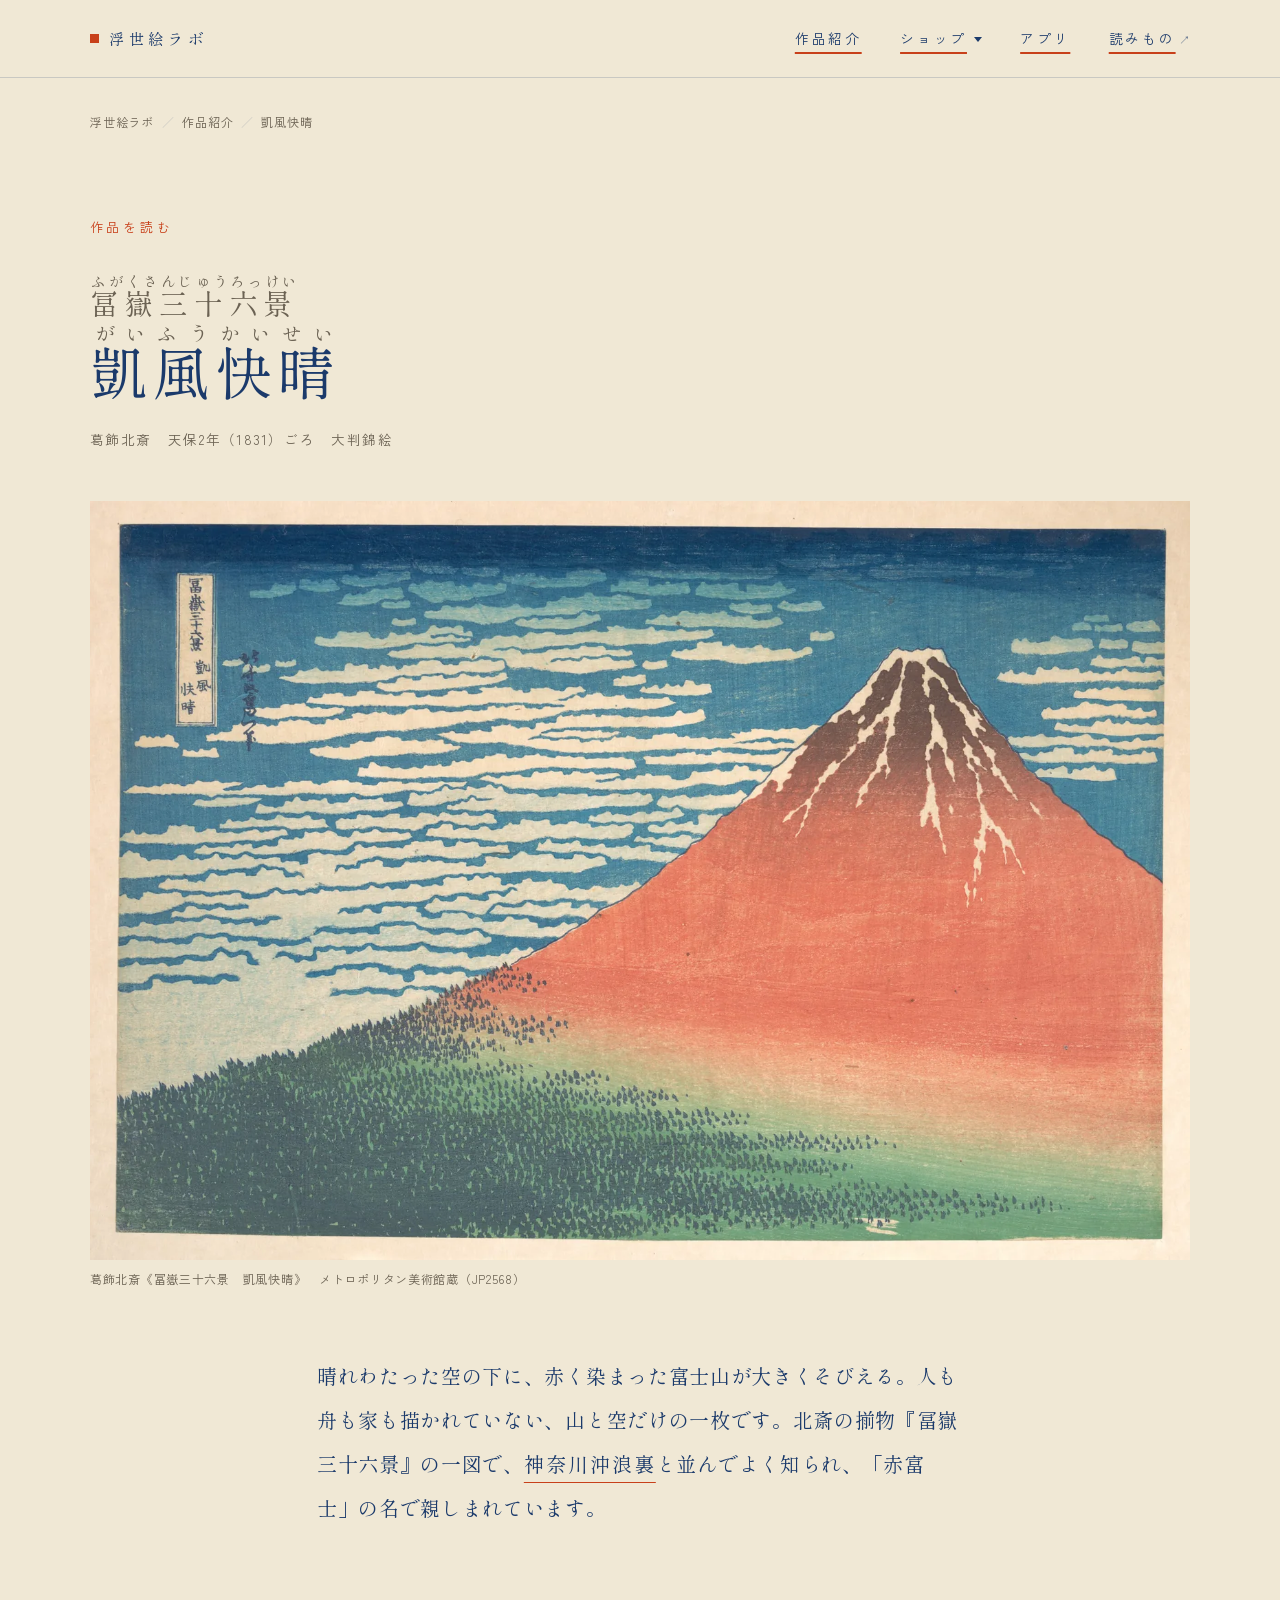
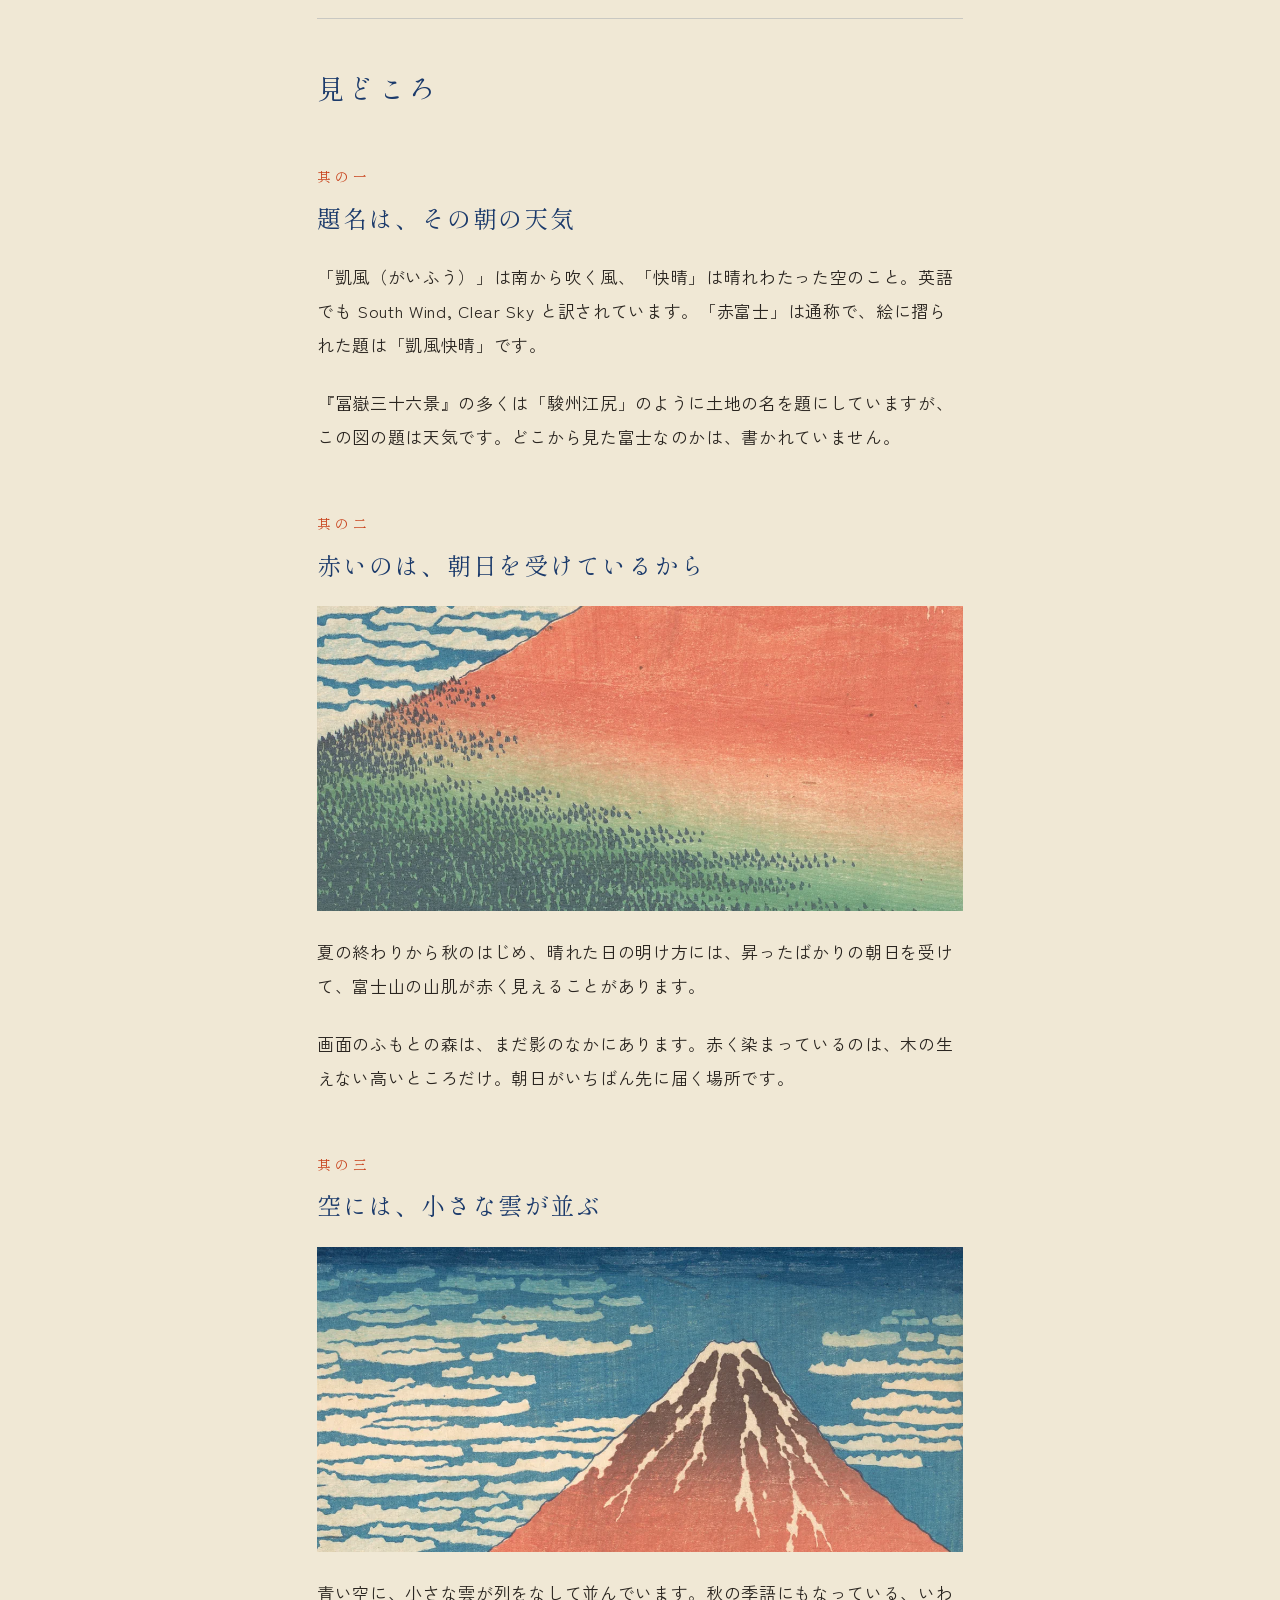
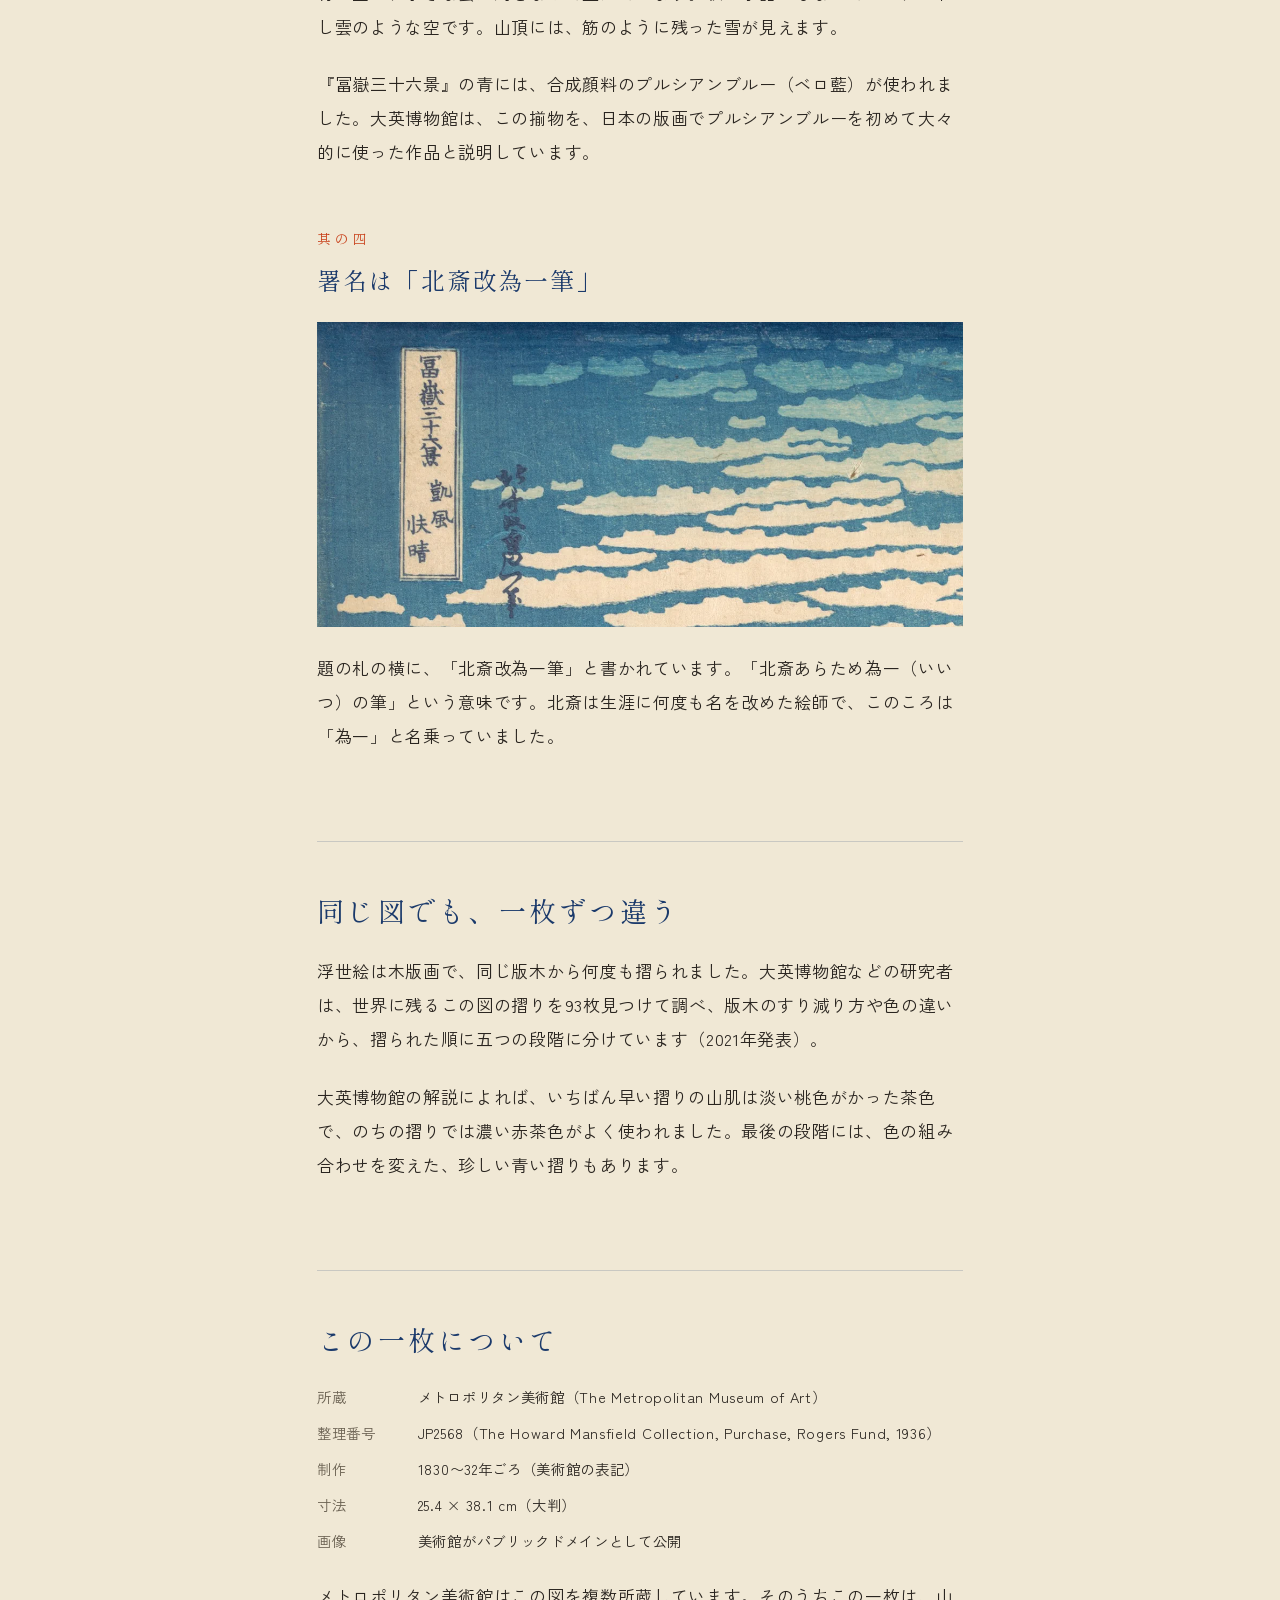
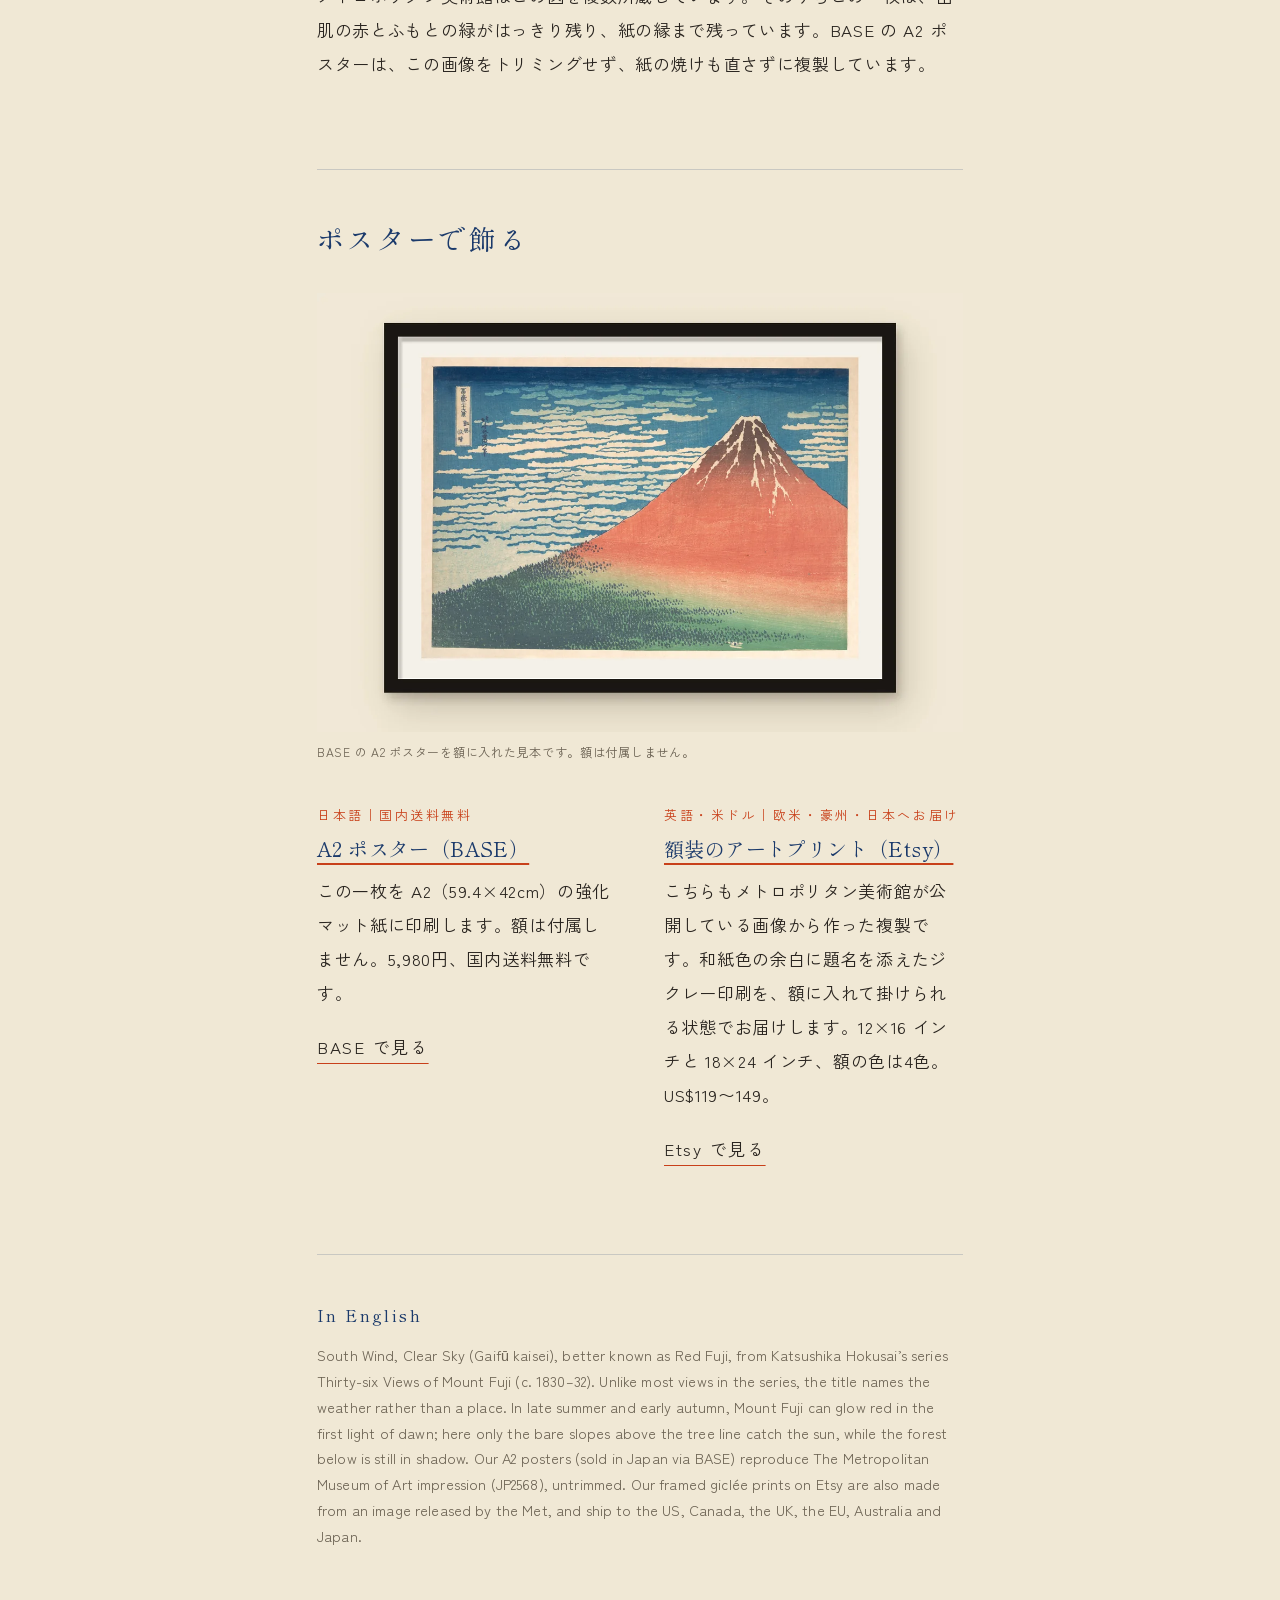
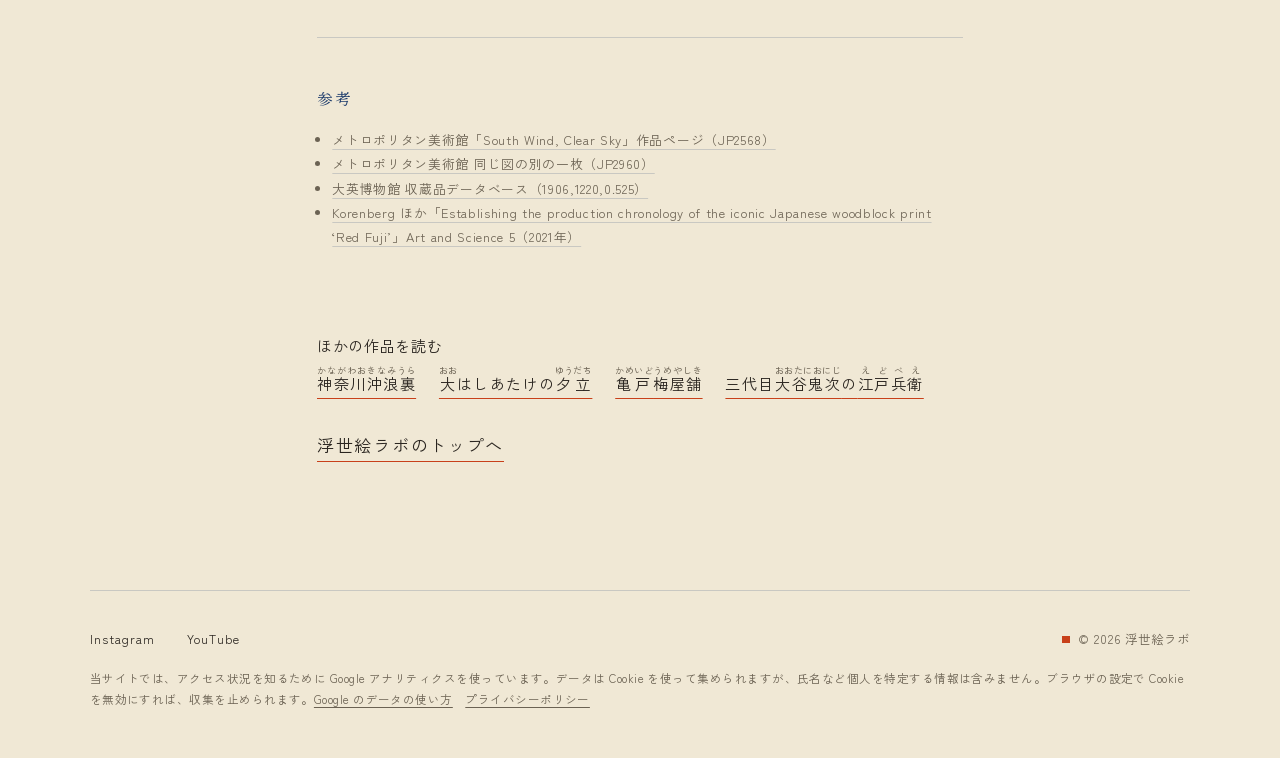
<file: works/gaifu-kaisei/index.html>
<!doctype html>
<html lang="ja">
<head>
  <meta charset="utf-8">
  <!-- Google アナリティクス -->
  <script async src="https://www.googletagmanager.com/gtag/js?id=G-DBP1GGHJ2B"></script>
  <script>
    window.dataLayer = window.dataLayer || [];
    function gtag(){dataLayer.push(arguments);}
    gtag('js', new Date());
    gtag('config', 'G-DBP1GGHJ2B');
  </script>
  <meta name="viewport" content="width=device-width, initial-scale=1">
  <meta name="robots" content="max-image-preview:large">
  <title>凱風快晴（赤富士・葛飾北斎）の見どころと、メトロポリタン美術館の一枚｜浮世絵ラボ</title>
  <meta name="description" content="葛飾北斎《冨嶽三十六景 凱風快晴》、通称「赤富士」を、題名・朝日・雲・署名の四つから読み解きます。メトロポリタン美術館が所蔵する一枚（JP2568）を複製したポスターもご紹介します。">
  <link rel="canonical" href="https://ukiyoelab.com/works/gaifu-kaisei/">
  <meta name="theme-color" content="#1B3A6B">

  <!-- OGP -->
  <meta property="og:type" content="article">
  <meta property="og:site_name" content="浮世絵ラボ">
  <meta property="og:title" content="凱風快晴（赤富士・葛飾北斎）の見どころと、メトロポリタン美術館の一枚">
  <meta property="og:description" content="富士山を描いた揃物の一枚なのに、題名はその朝の天気。北斎《凱風快晴》を四つの見どころから読み解きます。">
  <meta property="og:url" content="https://ukiyoelab.com/works/gaifu-kaisei/">
  <meta property="og:image" content="https://ukiyoelab.com/images/works/gaifu-kaisei-ogp.jpg">
  <meta property="og:image:width" content="1200">
  <meta property="og:image:height" content="630">
  <meta property="og:image:type" content="image/jpeg">
  <meta property="og:locale" content="ja_JP">
  <meta name="twitter:card" content="summary_large_image">

  <link rel="icon" href="/favicon.ico" sizes="any">
  <link rel="apple-touch-icon" href="/images/apple-touch-icon.png">

  <link rel="preconnect" href="https://fonts.googleapis.com">
  <link rel="preconnect" href="https://fonts.gstatic.com" crossorigin>
  <link href="https://fonts.googleapis.com/css2?family=Shippori+Mincho+B1:wght@400;500;700&family=Zen+Kaku+Gothic+New:wght@400&display=swap" rel="stylesheet">

  <script type="application/ld+json">
  {
    "@context": "https://schema.org",
    "@graph": [
      {
        "@type": "Article",
        "headline": "凱風快晴（赤富士・葛飾北斎）の見どころと、メトロポリタン美術館の一枚",
        "image": ["https://ukiyoelab.com/images/works/gaifu-kaisei-1600.webp"],
        "datePublished": "2026-10-09",
        "dateModified": "2026-10-09",
        "inLanguage": "ja",
        "author": { "@type": "Organization", "name": "浮世絵ラボ", "url": "https://ukiyoelab.com/" },
        "publisher": {
          "@type": "Organization",
          "name": "浮世絵ラボ",
          "url": "https://ukiyoelab.com/",
          "logo": { "@type": "ImageObject", "url": "https://ukiyoelab.com/images/apple-touch-icon.png" }
        },
        "mainEntityOfPage": "https://ukiyoelab.com/works/gaifu-kaisei/"
      },
      {
        "@type": "BreadcrumbList",
        "itemListElement": [
          { "@type": "ListItem", "position": 1, "name": "浮世絵ラボ", "item": "https://ukiyoelab.com/" },
          { "@type": "ListItem", "position": 2, "name": "作品紹介", "item": "https://ukiyoelab.com/works/" },
          { "@type": "ListItem", "position": 3, "name": "凱風快晴", "item": "https://ukiyoelab.com/works/gaifu-kaisei/" }
        ]
      }
    ]
  }
  </script>

  <link rel="stylesheet" href="/style.css?v=20261011a">
  <script src="/script.js?v=20261011a" defer></script>
</head>
<body class="page">

<!-- 上部のタブ：作品紹介／ショップ（BASE・Etsy）／アプリ／読みもの -->
<div class="gnav">
  <a class="gnav__name" href="/"><span class="rakkan" aria-hidden="true"></span>浮世絵ラボ</a>
  <nav aria-label="サイトの案内">
    <ul class="gnav__tabs">
      <li><a class="gnav__tab" href="/works/">作品紹介</a></li>
      <li class="gnav__shop">
        <details>
          <summary class="gnav__tab">ショップ<span class="gnav__caret" aria-hidden="true"></span></summary>
          <ul class="gnav__menu">
            <li><a href="https://ukiyoelab.base.shop/" target="_blank" rel="noopener"><span class="gnav__m-name">BASE</span><span class="gnav__m-for">国内のお客さま｜日本語・送料無料</span><span class="gnav__m-arrow" aria-hidden="true">↗</span></a></li>
            <li><a href="https://ukiyoelabjapan.etsy.com/" target="_blank" rel="noopener"><span class="gnav__m-name">Etsy</span><span class="gnav__m-for">海外のお客さま｜英語・米ドル・額装あり</span><span class="gnav__m-arrow" aria-hidden="true">↗</span></a></li>
          </ul>
        </details>
      </li>
      <li><a class="gnav__tab" href="/#apps">アプリ</a></li>
      <li><a class="gnav__tab" href="https://note.com/ukiyoe_lab" target="_blank" rel="noopener">読みもの<span class="gnav__ext" aria-hidden="true">↗</span></a></li>
    </ul>
  </nav>
</div>

<main class="article">

  <nav class="crumbs" aria-label="現在地">
    <ol>
      <li><a href="/">浮世絵ラボ</a></li>
      <li><a href="/works/">作品紹介</a></li>
      <li aria-current="page">凱風快晴</li>
    </ol>
  </nav>

  <header class="article__head">
    <p class="article__kicker">作品を読む</p>
    <h1><span><ruby>冨嶽三十六景<rt>ふがくさんじゅうろっけい</rt></ruby></span><span><ruby>凱風<rt>がいふう</rt></ruby><ruby>快晴<rt>かいせい</rt></ruby></span></h1>
    <p class="article__meta">葛飾北斎　天保2年（1831）ごろ　大判錦絵</p>
  </header>

  <figure class="article__hero">
    <img src="/images/works/gaifu-kaisei-1600.webp"
         srcset="/images/works/gaifu-kaisei-900.webp 900w, /images/works/gaifu-kaisei-1600.webp 1600w"
         sizes="(min-width: 1200px) 1100px, 100vw"
         width="1600" height="1103"
         alt="葛飾北斎「冨嶽三十六景 凱風快晴」。青い空に白い雲が並び、赤く染まった富士山が右に大きくそびえ、ふもとは緑の森になっている">
    <figcaption>葛飾北斎《冨嶽三十六景　凱風快晴》　メトロポリタン美術館蔵（JP2568）</figcaption>
  </figure>

  <div class="article__body">
    <p class="article__lead">晴れわたった空の下に、赤く染まった富士山が大きくそびえる。人も舟も家も描かれていない、山と空だけの一枚です。北斎の揃物『冨嶽三十六景』の一図で、<a class="link" href="/works/kanagawa-oki-nami-ura/">神奈川沖浪裏</a>と並んでよく知られ、「赤富士」の名で親しまれています。</p>

    <h2>見どころ</h2>

    <section class="point">
      <p class="point__no">其の一</p>
      <h3>題名は、その朝の天気</h3>
      <p>「凱風（がいふう）」は南から吹く風、「快晴」は晴れわたった空のこと。英語でも South Wind, Clear Sky と訳されています。「赤富士」は通称で、絵に摺られた題は「凱風快晴」です。</p>
      <p>『冨嶽三十六景』の多くは「駿州江尻」のように土地の名を題にしていますが、この図の題は天気です。どこから見た富士なのかは、書かれていません。</p>
    </section>

    <section class="point">
      <p class="point__no">其の二</p>
      <h3>赤いのは、朝日を受けているから</h3>
      <figure class="detail">
        <img src="/images/works/gaifu-kaisei-forest.webp" width="1200" height="566" loading="lazy"
             alt="ふもとの濃い緑の森から、木のない赤い山肌へと色が移っていく部分">
      </figure>
      <p>夏の終わりから秋のはじめ、晴れた日の明け方には、昇ったばかりの朝日を受けて、富士山の山肌が赤く見えることがあります。</p>
      <p>画面のふもとの森は、まだ影のなかにあります。赤く染まっているのは、木の生えない高いところだけ。朝日がいちばん先に届く場所です。</p>
    </section>

    <section class="point">
      <p class="point__no">其の三</p>
      <h3>空には、小さな雲が並ぶ</h3>
      <figure class="detail">
        <img src="/images/works/gaifu-kaisei-summit.webp" width="1200" height="566" loading="lazy"
             alt="筋のように雪が残る赤茶色の山頂と、そのまわりに並ぶ白い雲の部分">
      </figure>
      <p>青い空に、小さな雲が列をなして並んでいます。秋の季語にもなっている、いわし雲のような空です。山頂には、筋のように残った雪が見えます。</p>
      <p>『冨嶽三十六景』の青には、合成顔料のプルシアンブルー（ベロ藍）が使われました。大英博物館は、この揃物を、日本の版画でプルシアンブルーを初めて大々的に使った作品と説明しています。</p>
    </section>

    <section class="point">
      <p class="point__no">其の四</p>
      <h3>署名は「北斎改為一筆」</h3>
      <figure class="detail">
        <img src="/images/works/gaifu-kaisei-sign.webp" width="1200" height="566" loading="lazy"
             alt="左上の題の札「冨嶽三十六景 凱風快晴」と、その横に縦に書かれた署名の部分">
      </figure>
      <p>題の札の横に、「北斎改為一筆」と書かれています。「北斎あらため為一（いいつ）の筆」という意味です。北斎は生涯に何度も名を改めた絵師で、このころは「為一」と名乗っていました。</p>
    </section>

    <h2>同じ図でも、一枚ずつ違う</h2>
    <p>浮世絵は木版画で、同じ版木から何度も摺られました。大英博物館などの研究者は、世界に残るこの図の摺りを93枚見つけて調べ、版木のすり減り方や色の違いから、摺られた順に五つの段階に分けています（2021年発表）。</p>
    <p>大英博物館の解説によれば、いちばん早い摺りの山肌は淡い桃色がかった茶色で、のちの摺りでは濃い赤茶色がよく使われました。最後の段階には、色の組み合わせを変えた、珍しい青い摺りもあります。</p>

    <h2>この一枚について</h2>
    <dl class="facts">
      <dt>所蔵</dt><dd>メトロポリタン美術館（The Metropolitan Museum of Art）</dd>
      <dt>整理番号</dt><dd>JP2568（The Howard Mansfield Collection, Purchase, Rogers Fund, 1936）</dd>
      <dt>制作</dt><dd>1830〜32年ごろ（美術館の表記）</dd>
      <dt>寸法</dt><dd>25.4 × 38.1 cm（大判）</dd>
      <dt>画像</dt><dd>美術館がパブリックドメインとして公開</dd>
    </dl>
    <p>メトロポリタン美術館はこの図を複数所蔵しています。そのうちこの一枚は、山肌の赤とふもとの緑がはっきり残り、紙の縁まで残っています。BASE の A2 ポスターは、この画像をトリミングせず、紙の焼けも直さずに複製しています。</p>

    <h2>ポスターで飾る</h2>
    <figure class="detail detail--framed">
      <img src="/images/works/gaifu-kaisei-framed.webp" width="1200" height="816" loading="lazy"
           alt="この一枚を額に入れて飾った見本">
      <figcaption>BASE の A2 ポスターを額に入れた見本です。額は付属しません。</figcaption>
    </figure>
    <div class="buy">
      <article class="buy__item">
        <p class="shops__where">日本語｜国内送料無料</p>
        <h3><a class="name-link" href="https://ukiyoelab.base.shop/items/161162917" target="_blank" rel="noopener">A2 ポスター（BASE）</a></h3>
        <p>この一枚を A2（59.4×42cm）の強化マット紙に印刷します。額は付属しません。5,980円、国内送料無料です。</p>
        <a class="link" href="https://ukiyoelab.base.shop/items/161162917" target="_blank" rel="noopener">BASE で見る</a>
      </article>
      <article class="buy__item">
        <p class="shops__where">英語・米ドル｜欧米・豪州・日本へお届け</p>
        <h3><a class="name-link" href="https://www.etsy.com/listing/4590252097" target="_blank" rel="noopener">額装のアートプリント（Etsy）</a></h3>
        <p>こちらもメトロポリタン美術館が公開している画像から作った複製です。和紙色の余白に題名を添えたジクレー印刷を、額に入れて掛けられる状態でお届けします。12×16 インチと 18×24 インチ、額の色は4色。US$119〜149。</p>
        <a class="link" href="https://www.etsy.com/listing/4590252097" target="_blank" rel="noopener">Etsy で見る</a>
      </article>
    </div>

    <section class="en" lang="en" aria-label="In English">
      <h2>In English</h2>
      <p>South Wind, Clear Sky (Gaifū kaisei), better known as Red Fuji, from Katsushika Hokusai’s series Thirty-six Views of Mount Fuji (c. 1830–32). Unlike most views in the series, the title names the weather rather than a place. In late summer and early autumn, Mount Fuji can glow red in the first light of dawn; here only the bare slopes above the tree line catch the sun, while the forest below is still in shadow. Our A2 posters (sold in Japan via BASE) reproduce The Metropolitan Museum of Art impression (JP2568), untrimmed. Our framed giclée prints on Etsy are also made from an image released by the Met, and ship to the US, Canada, the UK, the EU, Australia and Japan.</p>
    </section>

    <section class="sources" aria-labelledby="sources-title">
      <h2 id="sources-title">参考</h2>
      <ul>
        <li><a href="https://www.metmuseum.org/art/collection/search/57007" target="_blank" rel="noopener">メトロポリタン美術館「South Wind, Clear Sky」作品ページ（JP2568）</a></li>
        <li><a href="https://www.metmuseum.org/art/collection/search/55736" target="_blank" rel="noopener">メトロポリタン美術館 同じ図の別の一枚（JP2960）</a></li>
        <li><a href="https://www.britishmuseum.org/collection/object/A_1906-1220-0-525" target="_blank" rel="noopener">大英博物館 収蔵品データベース（1906,1220,0.525）</a></li>
        <li><a href="https://britishmuseum.iro.bl.uk/concern/articles/54c41a27-e414-4009-afbd-f55435ae3980" target="_blank" rel="noopener">Korenberg ほか「Establishing the production chronology of the iconic Japanese woodblock print ‘Red Fuji’」Art and Science 5（2021年）</a></li>
      </ul>
    </section>

    <nav class="readlist article__more" aria-label="ほかの作品を読む">
      <p class="readlist__head">ほかの作品を読む</p>
      <ul>
      <li><a class="link" href="/works/kanagawa-oki-nami-ura/"><ruby>神奈川沖浪裏<rt>かながわおきなみうら</rt></ruby></a></li>
      <li><a class="link" href="/works/ohashi-atake-no-yudachi/"><ruby>大<rt>おお</rt></ruby>はしあたけの<ruby>夕立<rt>ゆうだち</rt></ruby></a></li>
      <li><a class="link" href="/works/kameido-umeyashiki/"><ruby>亀戸<rt>かめいど</rt></ruby><ruby>梅屋舗<rt>うめやしき</rt></ruby></a></li>
      <li><a class="link" href="/works/otani-oniji-edobei/">三代目<ruby>大谷鬼次<rt>おおたにおにじ</rt></ruby>の<ruby>江戸兵衛<rt>えどべえ</rt></ruby></a></li>
    </ul>
    </nav>
    <p class="article__back"><a class="link" href="/">浮世絵ラボのトップへ</a></p>
  </div>
</main>

<footer class="footer">
  <ul class="footer__sns">
    <li><a href="https://www.instagram.com/ukiyoe_lab/" target="_blank" rel="noopener">Instagram</a></li>
    <li><a href="https://www.youtube.com/@ukiyoe_lab" target="_blank" rel="noopener">YouTube</a></li>
  </ul>
  <p class="footer__note">当サイトでは、アクセス状況を知るために Google アナリティクスを使っています。データは Cookie を使って集められますが、氏名など個人を特定する情報は含みません。ブラウザの設定で Cookie を無効にすれば、収集を止められます。<a href="https://policies.google.com/technologies/partner-sites?hl=ja" target="_blank" rel="noopener">Google のデータの使い方</a>　<a href="/privacy/">プライバシーポリシー</a></p>
  <p class="footer__copy"><span class="rakkan" aria-hidden="true"></span>© 2026 浮世絵ラボ</p>
</footer>

</body>
</html>
</file>
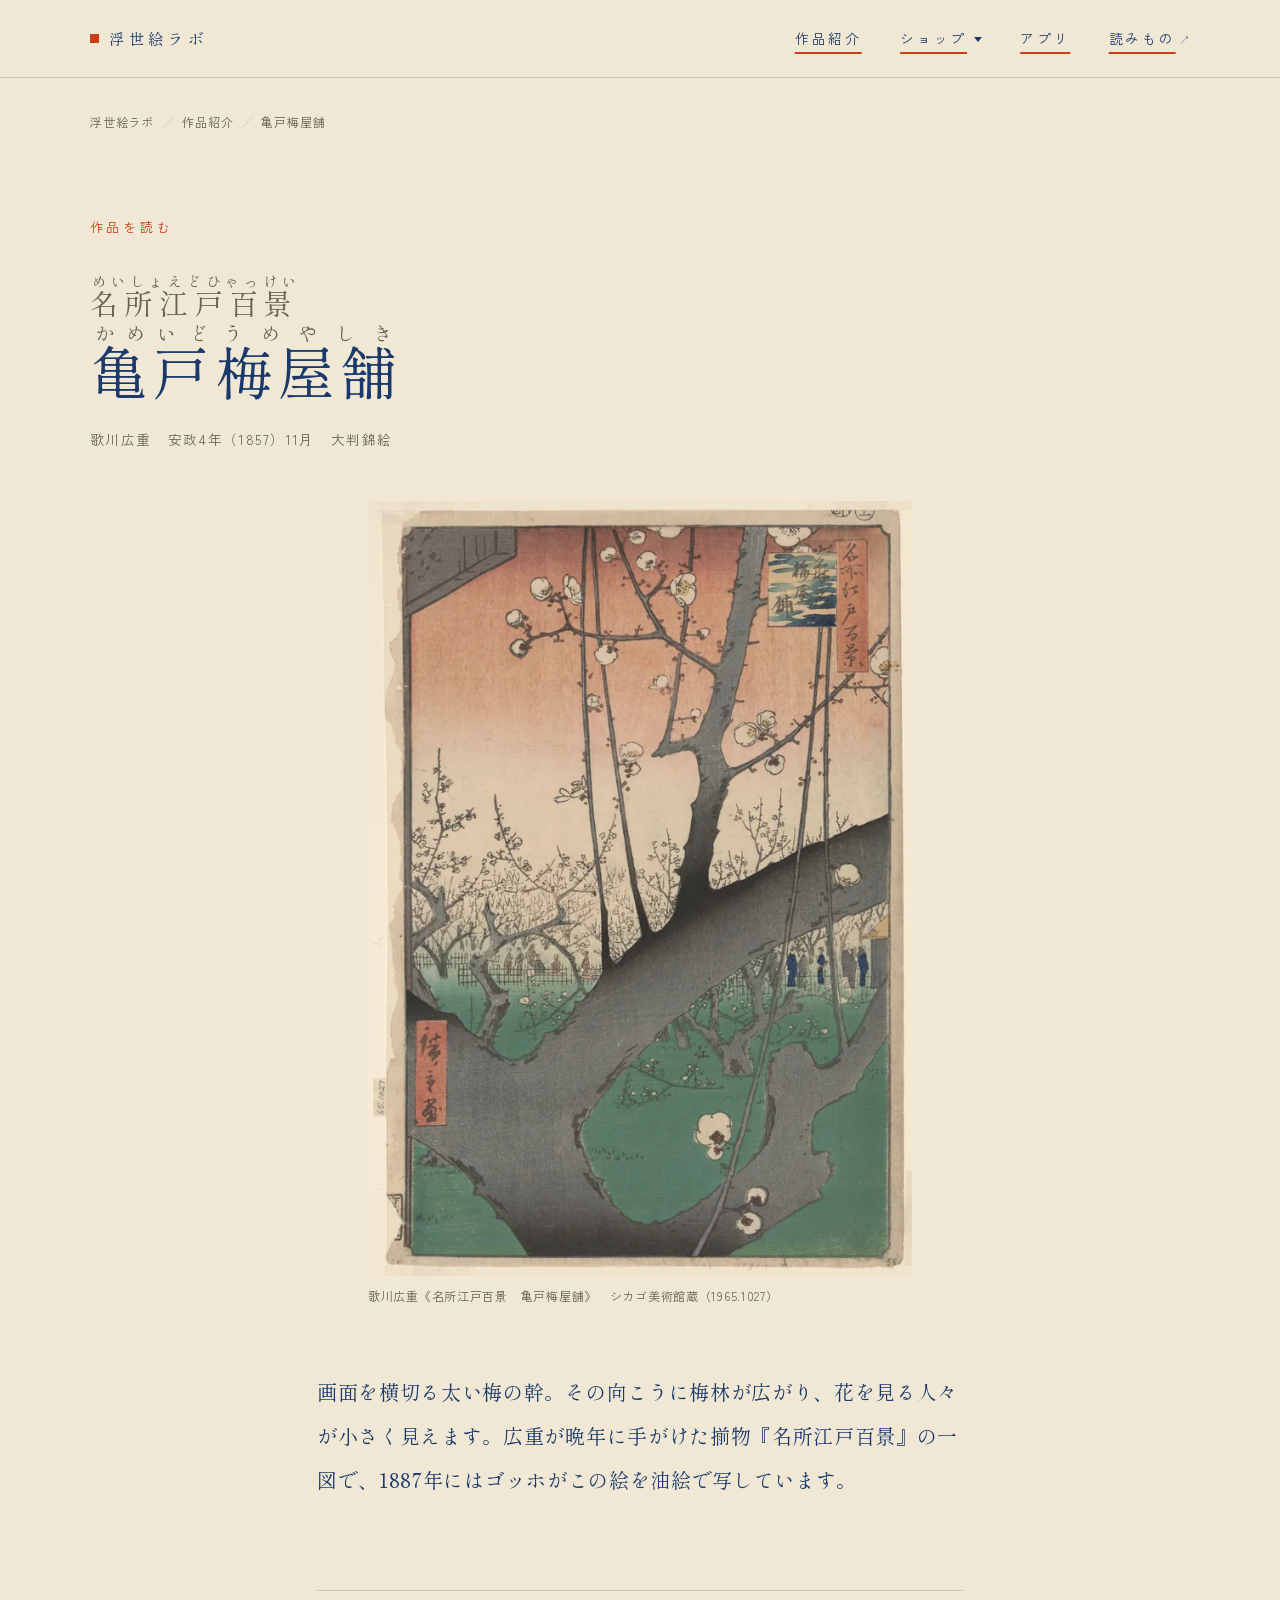
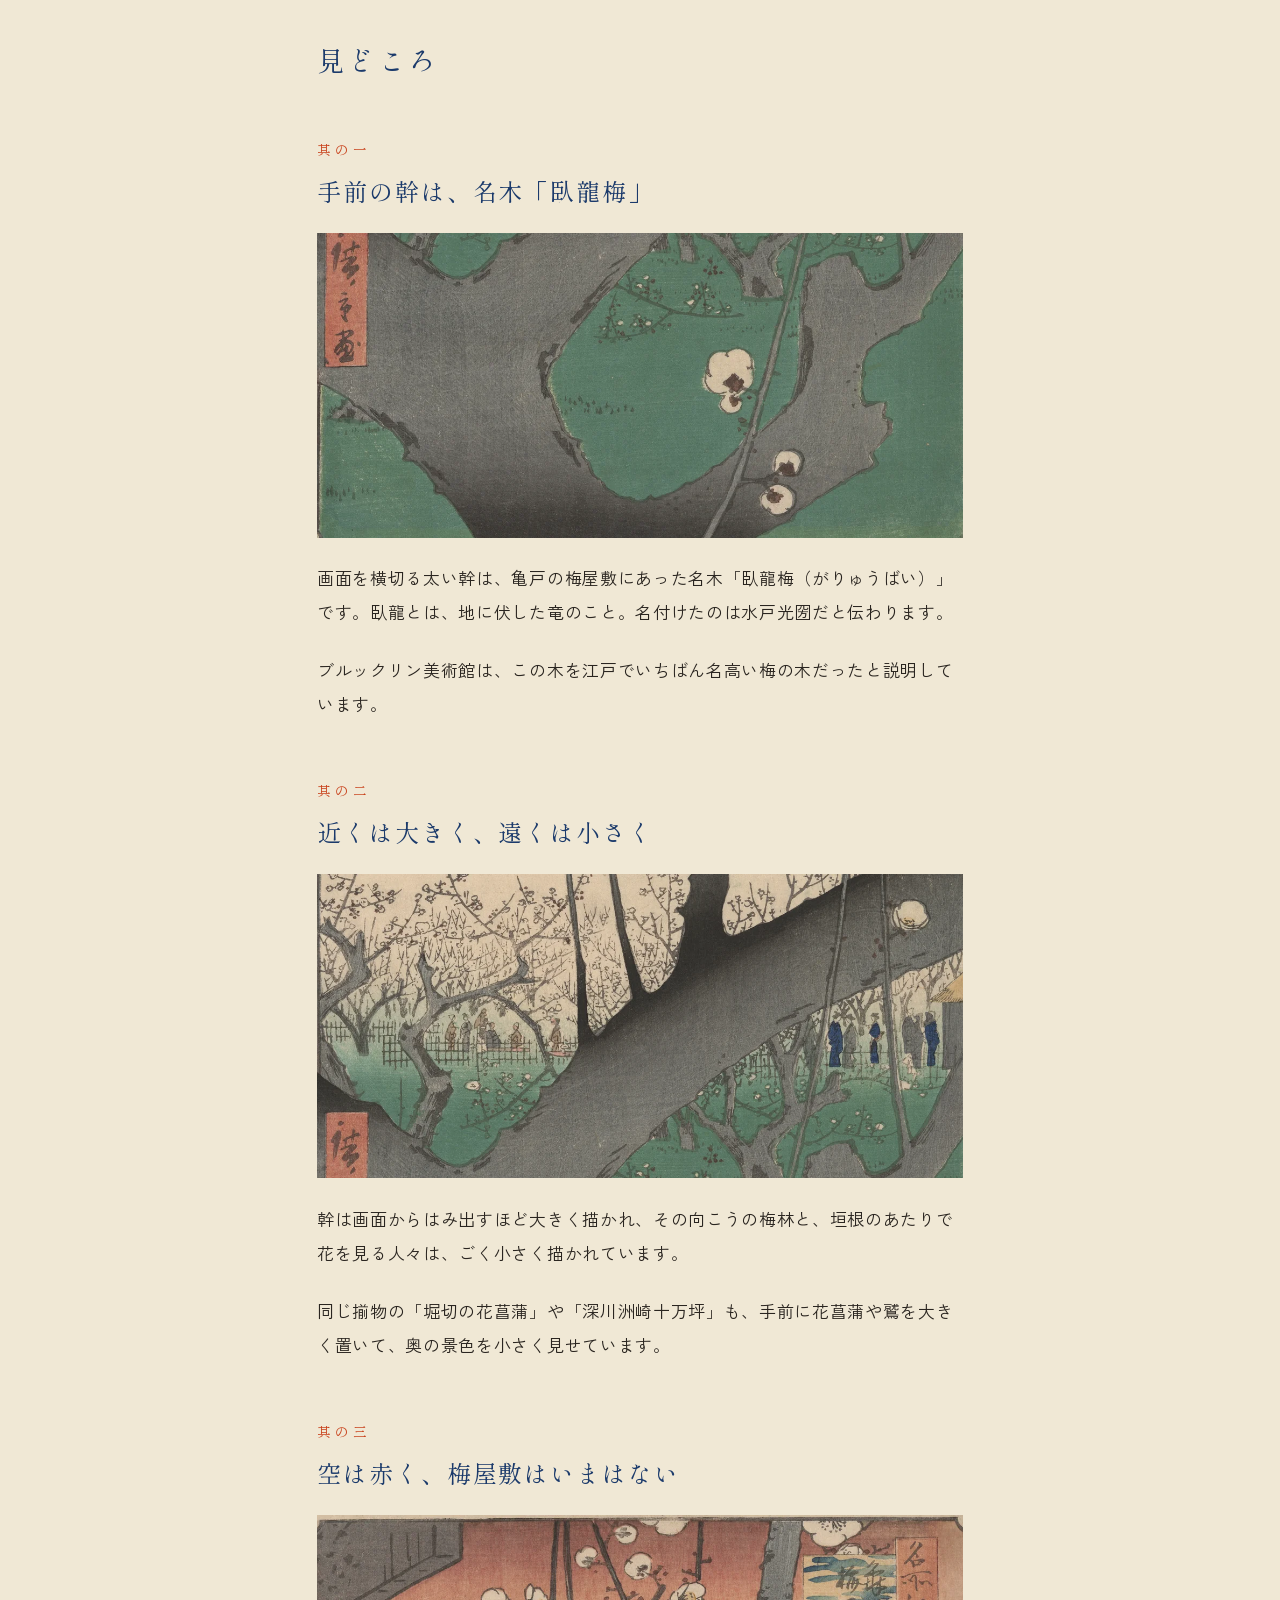
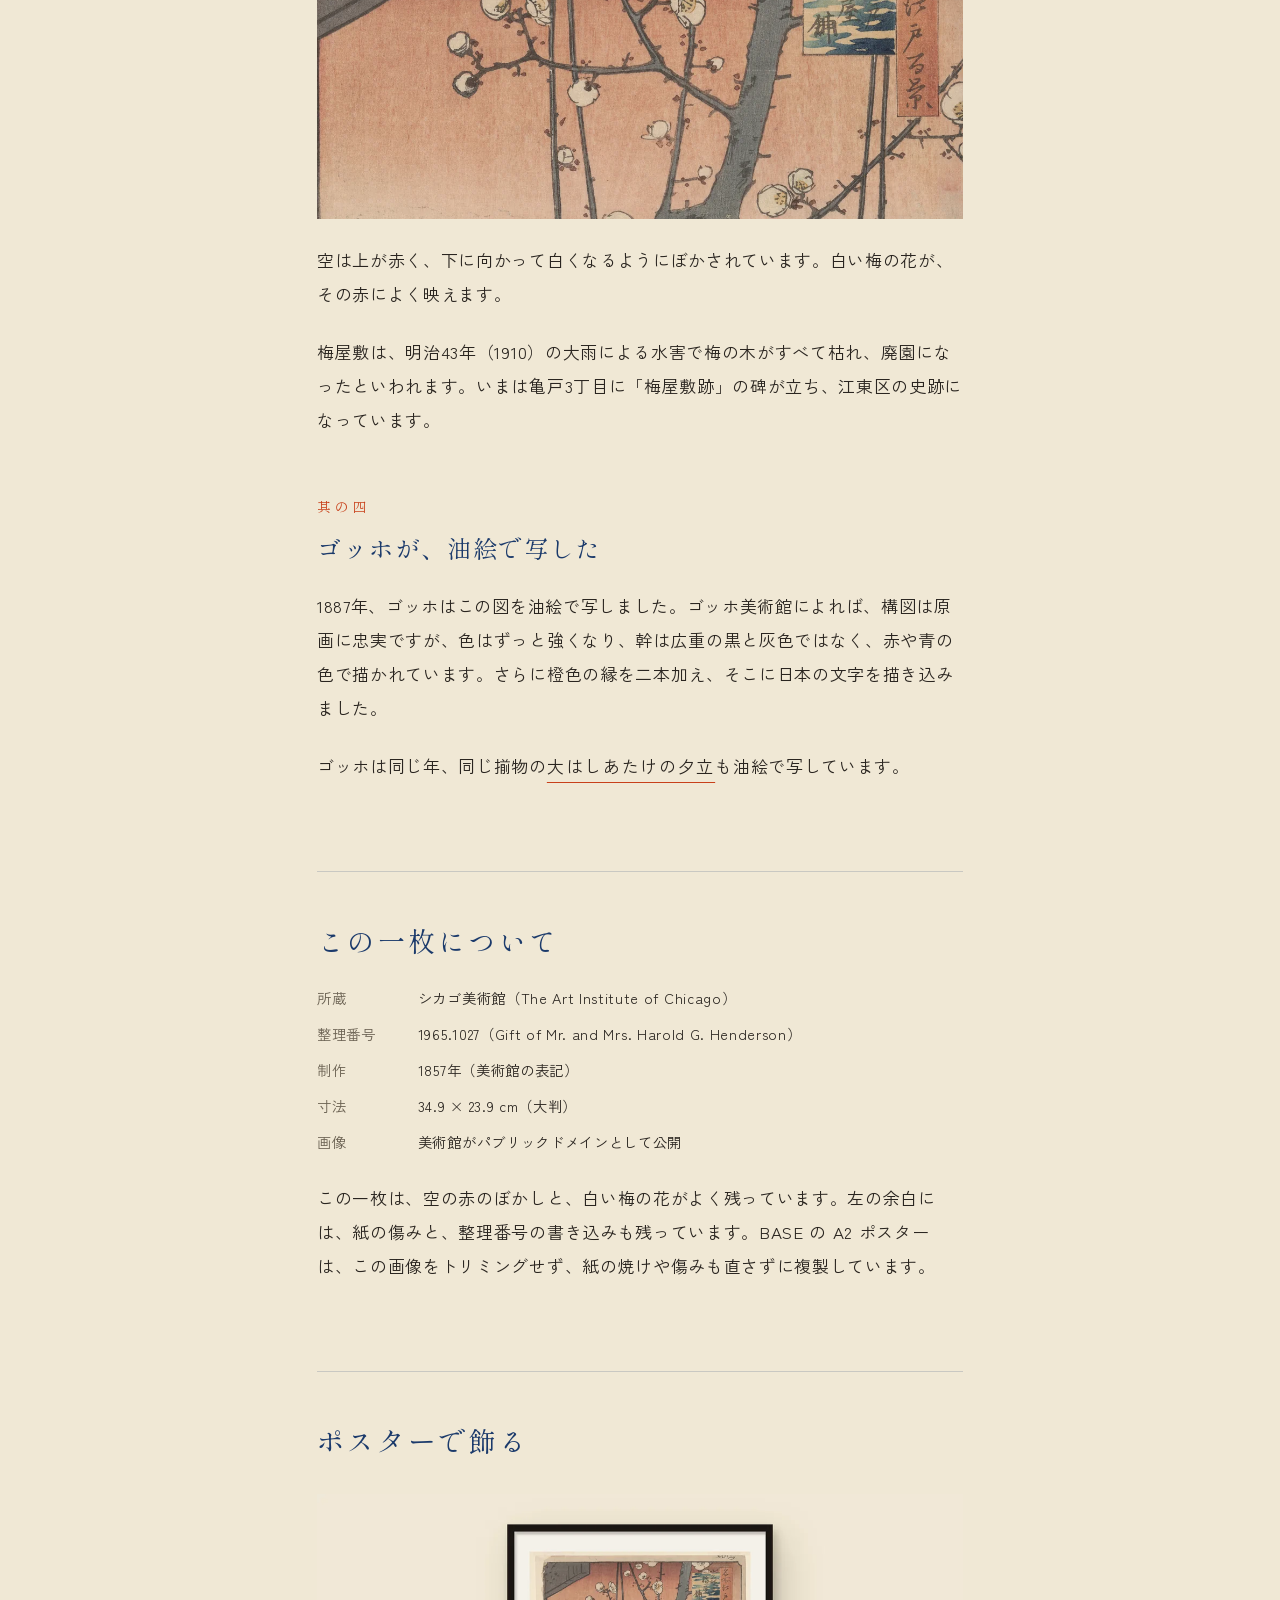
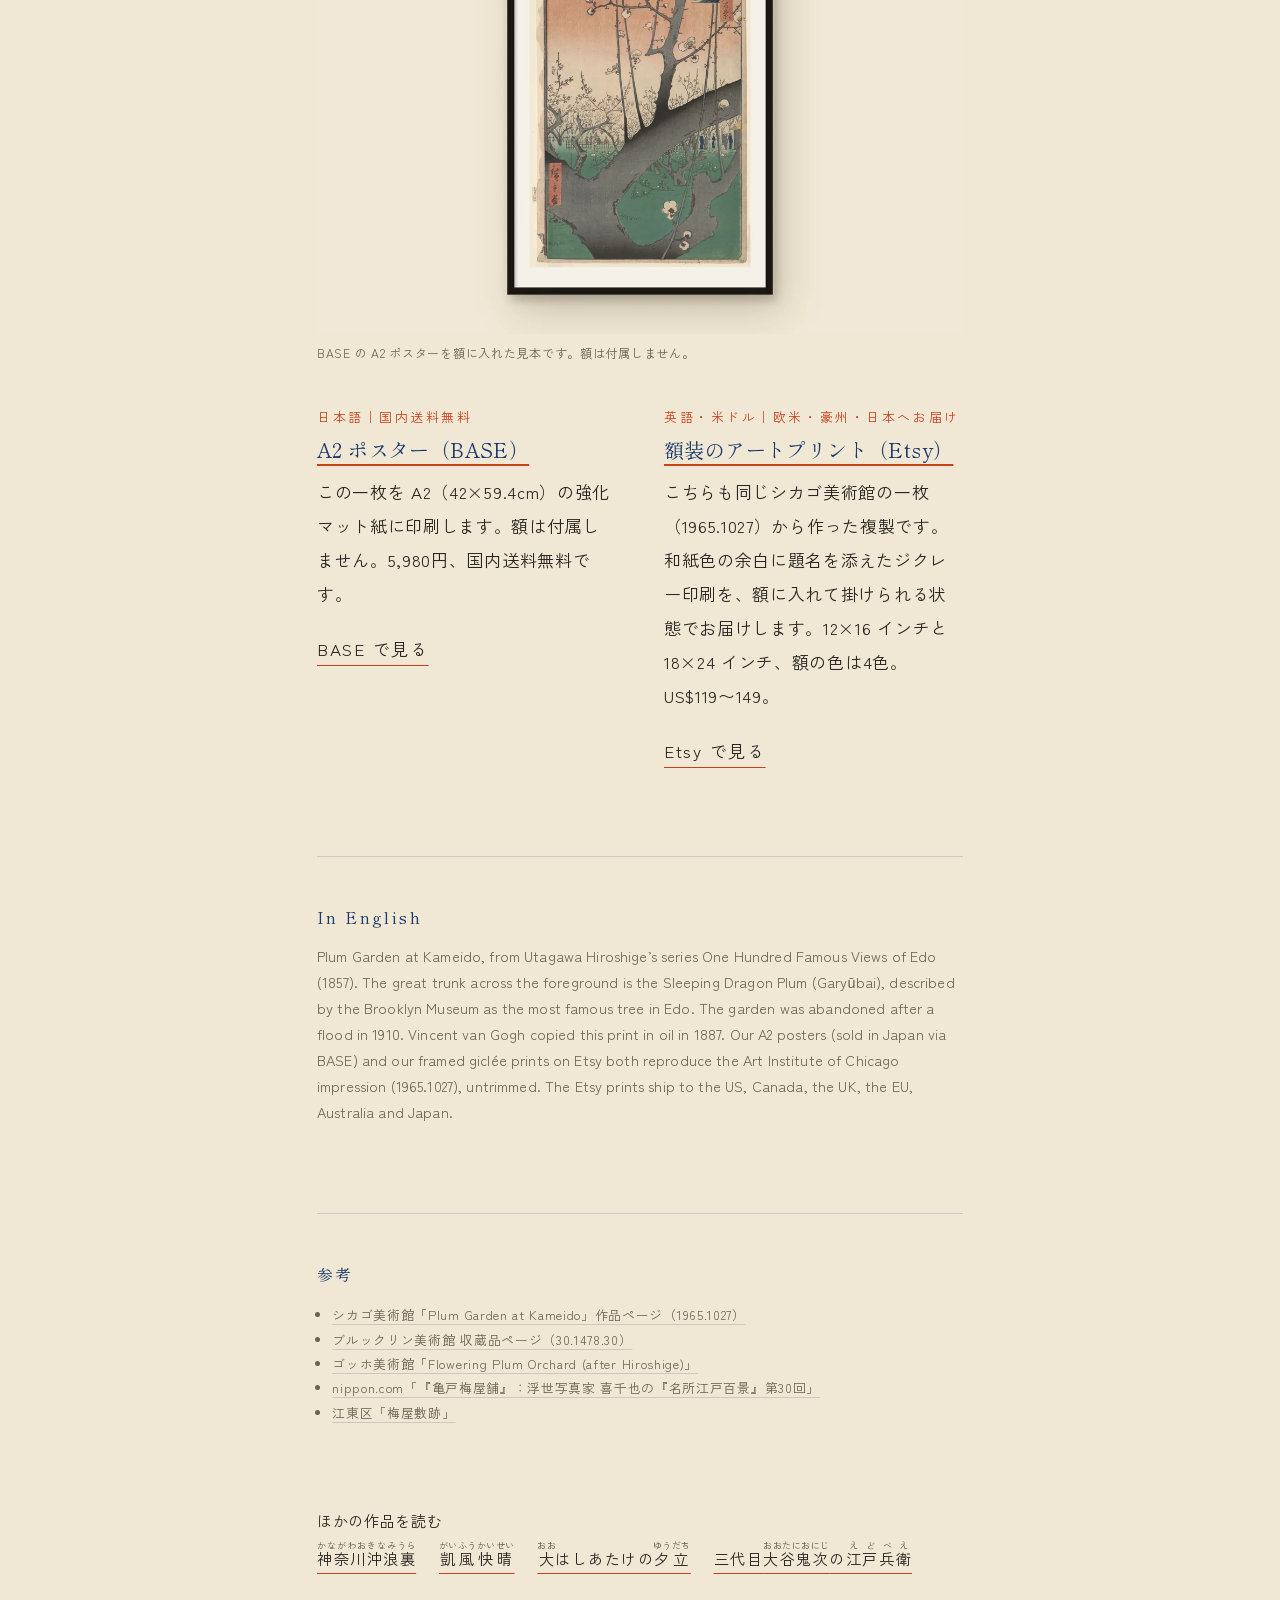
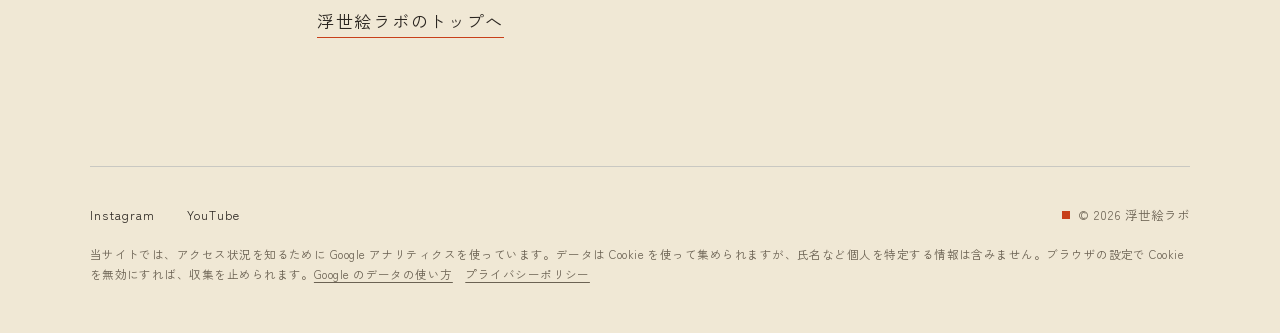
<file: works/kameido-umeyashiki/index.html>
<!doctype html>
<html lang="ja">
<head>
  <meta charset="utf-8">
  <!-- Google アナリティクス -->
  <script async src="https://www.googletagmanager.com/gtag/js?id=G-DBP1GGHJ2B"></script>
  <script>
    window.dataLayer = window.dataLayer || [];
    function gtag(){dataLayer.push(arguments);}
    gtag('js', new Date());
    gtag('config', 'G-DBP1GGHJ2B');
  </script>
  <meta name="viewport" content="width=device-width, initial-scale=1">
  <meta name="robots" content="max-image-preview:large">
  <title>亀戸梅屋舗（歌川広重）の見どころと、シカゴ美術館の一枚｜浮世絵ラボ</title>
  <meta name="description" content="歌川広重《名所江戸百景 亀戸梅屋舗》を、名木「臥龍梅」・大胆な構図・梅屋敷のその後・ゴッホの模写の四つから読み解きます。シカゴ美術館が所蔵する一枚（1965.1027）を複製したポスターもご紹介します。">
  <link rel="canonical" href="https://ukiyoelab.com/works/kameido-umeyashiki/">
  <meta name="theme-color" content="#1B3A6B">

  <!-- OGP -->
  <meta property="og:type" content="article">
  <meta property="og:site_name" content="浮世絵ラボ">
  <meta property="og:title" content="亀戸梅屋舗（歌川広重）の見どころと、シカゴ美術館の一枚">
  <meta property="og:description" content="画面を横切る太い幹は、江戸でいちばん名高い梅の木。広重《亀戸梅屋舗》を四つの見どころから読み解きます。">
  <meta property="og:url" content="https://ukiyoelab.com/works/kameido-umeyashiki/">
  <meta property="og:image" content="https://ukiyoelab.com/images/works/kameido-umeyashiki-ogp.jpg">
  <meta property="og:image:width" content="1200">
  <meta property="og:image:height" content="630">
  <meta property="og:image:type" content="image/jpeg">
  <meta property="og:locale" content="ja_JP">
  <meta name="twitter:card" content="summary_large_image">

  <link rel="icon" href="/favicon.ico" sizes="any">
  <link rel="apple-touch-icon" href="/images/apple-touch-icon.png">

  <link rel="preconnect" href="https://fonts.googleapis.com">
  <link rel="preconnect" href="https://fonts.gstatic.com" crossorigin>
  <link href="https://fonts.googleapis.com/css2?family=Shippori+Mincho+B1:wght@400;500;700&family=Zen+Kaku+Gothic+New:wght@400&display=swap" rel="stylesheet">

  <script type="application/ld+json">
  {
    "@context": "https://schema.org",
    "@graph": [
      {
        "@type": "Article",
        "headline": "亀戸梅屋舗（歌川広重）の見どころと、シカゴ美術館の一枚",
        "image": ["https://ukiyoelab.com/images/works/kameido-umeyashiki-1000.webp"],
        "datePublished": "2026-10-09",
        "dateModified": "2026-10-10",
        "inLanguage": "ja",
        "author": { "@type": "Organization", "name": "浮世絵ラボ", "url": "https://ukiyoelab.com/" },
        "publisher": {
          "@type": "Organization",
          "name": "浮世絵ラボ",
          "url": "https://ukiyoelab.com/",
          "logo": { "@type": "ImageObject", "url": "https://ukiyoelab.com/images/apple-touch-icon.png" }
        },
        "mainEntityOfPage": "https://ukiyoelab.com/works/kameido-umeyashiki/"
      },
      {
        "@type": "BreadcrumbList",
        "itemListElement": [
          { "@type": "ListItem", "position": 1, "name": "浮世絵ラボ", "item": "https://ukiyoelab.com/" },
          { "@type": "ListItem", "position": 2, "name": "作品紹介", "item": "https://ukiyoelab.com/works/" },
          { "@type": "ListItem", "position": 3, "name": "亀戸梅屋舗", "item": "https://ukiyoelab.com/works/kameido-umeyashiki/" }
        ]
      }
    ]
  }
  </script>

  <link rel="stylesheet" href="/style.css?v=20261011a">
  <script src="/script.js?v=20261011a" defer></script>
</head>
<body class="page">

<!-- 上部のタブ：作品紹介／ショップ（BASE・Etsy）／アプリ／読みもの -->
<div class="gnav">
  <a class="gnav__name" href="/"><span class="rakkan" aria-hidden="true"></span>浮世絵ラボ</a>
  <nav aria-label="サイトの案内">
    <ul class="gnav__tabs">
      <li><a class="gnav__tab" href="/works/">作品紹介</a></li>
      <li class="gnav__shop">
        <details>
          <summary class="gnav__tab">ショップ<span class="gnav__caret" aria-hidden="true"></span></summary>
          <ul class="gnav__menu">
            <li><a href="https://ukiyoelab.base.shop/" target="_blank" rel="noopener"><span class="gnav__m-name">BASE</span><span class="gnav__m-for">国内のお客さま｜日本語・送料無料</span><span class="gnav__m-arrow" aria-hidden="true">↗</span></a></li>
            <li><a href="https://ukiyoelabjapan.etsy.com/" target="_blank" rel="noopener"><span class="gnav__m-name">Etsy</span><span class="gnav__m-for">海外のお客さま｜英語・米ドル・額装あり</span><span class="gnav__m-arrow" aria-hidden="true">↗</span></a></li>
          </ul>
        </details>
      </li>
      <li><a class="gnav__tab" href="/#apps">アプリ</a></li>
      <li><a class="gnav__tab" href="https://note.com/ukiyoe_lab" target="_blank" rel="noopener">読みもの<span class="gnav__ext" aria-hidden="true">↗</span></a></li>
    </ul>
  </nav>
</div>

<main class="article">

  <nav class="crumbs" aria-label="現在地">
    <ol>
      <li><a href="/">浮世絵ラボ</a></li>
      <li><a href="/works/">作品紹介</a></li>
      <li aria-current="page">亀戸梅屋舗</li>
    </ol>
  </nav>

  <header class="article__head">
    <p class="article__kicker">作品を読む</p>
    <h1><span><ruby>名所江戸百景<rt>めいしょえどひゃっけい</rt></ruby></span><span><ruby>亀戸<rt>かめいど</rt></ruby><ruby>梅屋舗<rt>うめやしき</rt></ruby></span></h1>
    <p class="article__meta">歌川広重　安政4年（1857）11月　大判錦絵</p>
  </header>

  <figure class="article__hero article__hero--tate">
    <img src="/images/works/kameido-umeyashiki-1000.webp"
         srcset="/images/works/kameido-umeyashiki-640.webp 640w, /images/works/kameido-umeyashiki-1000.webp 1000w"
         sizes="(min-width: 768px) 544px, 100vw"
         width="1000" height="1425"
         alt="歌川広重「名所江戸百景 亀戸梅屋舗」。白い花をつけた梅の太い幹が画面を斜めに横切り、その向こうに梅林と垣根、花を見る人々が小さく見える。空は上が赤い">
    <figcaption>歌川広重《名所江戸百景　亀戸梅屋舗》　シカゴ美術館蔵（1965.1027）</figcaption>
  </figure>

  <div class="article__body">
    <p class="article__lead">画面を横切る太い梅の幹。その向こうに梅林が広がり、花を見る人々が小さく見えます。広重が晩年に手がけた揃物『名所江戸百景』の一図で、1887年にはゴッホがこの絵を油絵で写しています。</p>

    <h2>見どころ</h2>

    <section class="point">
      <p class="point__no">其の一</p>
      <h3>手前の幹は、名木「臥龍梅」</h3>
      <figure class="detail">
        <img src="/images/works/kameido-umeyashiki-trunk.webp" width="1200" height="566" loading="lazy"
             alt="画面下を斜めに横切る、灰色の太い梅の幹と、緑の地面に咲く梅の花の部分">
      </figure>
      <p>画面を横切る太い幹は、亀戸の梅屋敷にあった名木「臥龍梅（がりゅうばい）」です。臥龍とは、地に伏した竜のこと。名付けたのは水戸光圀だと伝わります。</p>
      <p>ブルックリン美術館は、この木を江戸でいちばん名高い梅の木だったと説明しています。</p>
    </section>

    <section class="point">
      <p class="point__no">其の二</p>
      <h3>近くは大きく、遠くは小さく</h3>
      <figure class="detail">
        <img src="/images/works/kameido-umeyashiki-people.webp" width="1200" height="566" loading="lazy"
             alt="太い幹の向こうに、白い花の梅林と垣根、花を見る小さな人々が見える部分">
      </figure>
      <p>幹は画面からはみ出すほど大きく描かれ、その向こうの梅林と、垣根のあたりで花を見る人々は、ごく小さく描かれています。</p>
      <p>同じ揃物の「堀切の花菖蒲」や「深川洲崎十万坪」も、手前に花菖蒲や鷲を大きく置いて、奥の景色を小さく見せています。</p>
    </section>

    <section class="point">
      <p class="point__no">其の三</p>
      <h3>空は赤く、梅屋敷はいまはない</h3>
      <figure class="detail">
        <img src="/images/works/kameido-umeyashiki-blossom.webp" width="1200" height="566" loading="lazy"
             alt="赤い空を背に、白い梅の花をつけた細い枝が伸びる部分。右上に題の札がある">
      </figure>
      <p>空は上が赤く、下に向かって白くなるようにぼかされています。白い梅の花が、その赤によく映えます。</p>
      <p>梅屋敷は、明治43年（1910）の大雨による水害で梅の木がすべて枯れ、廃園になったといわれます。いまは亀戸3丁目に「梅屋敷跡」の碑が立ち、江東区の史跡になっています。</p>
    </section>

    <section class="point">
      <p class="point__no">其の四</p>
      <h3>ゴッホが、油絵で写した</h3>
      <p>1887年、ゴッホはこの図を油絵で写しました。ゴッホ美術館によれば、構図は原画に忠実ですが、色はずっと強くなり、幹は広重の黒と灰色ではなく、赤や青の色で描かれています。さらに橙色の縁を二本加え、そこに日本の文字を描き込みました。</p>
      <p>ゴッホは同じ年、同じ揃物の<a class="link" href="/works/ohashi-atake-no-yudachi/">大はしあたけの夕立</a>も油絵で写しています。</p>
    </section>

    <h2>この一枚について</h2>
    <dl class="facts">
      <dt>所蔵</dt><dd>シカゴ美術館（The Art Institute of Chicago）</dd>
      <dt>整理番号</dt><dd>1965.1027（Gift of Mr. and Mrs. Harold G. Henderson）</dd>
      <dt>制作</dt><dd>1857年（美術館の表記）</dd>
      <dt>寸法</dt><dd>34.9 × 23.9 cm（大判）</dd>
      <dt>画像</dt><dd>美術館がパブリックドメインとして公開</dd>
    </dl>
    <p>この一枚は、空の赤のぼかしと、白い梅の花がよく残っています。左の余白には、紙の傷みと、整理番号の書き込みも残っています。BASE の A2 ポスターは、この画像をトリミングせず、紙の焼けや傷みも直さずに複製しています。</p>

    <h2>ポスターで飾る</h2>
    <figure class="detail detail--framed">
      <img src="/images/works/kameido-umeyashiki-framed.webp" width="1200" height="816" loading="lazy"
           alt="この一枚を額に入れて飾った見本">
      <figcaption>BASE の A2 ポスターを額に入れた見本です。額は付属しません。</figcaption>
    </figure>
    <div class="buy">
      <article class="buy__item">
        <p class="shops__where">日本語｜国内送料無料</p>
        <h3><a class="name-link" href="https://ukiyoelab.base.shop/items/161160663" target="_blank" rel="noopener">A2 ポスター（BASE）</a></h3>
        <p>この一枚を A2（42×59.4cm）の強化マット紙に印刷します。額は付属しません。5,980円、国内送料無料です。</p>
        <a class="link" href="https://ukiyoelab.base.shop/items/161160663" target="_blank" rel="noopener">BASE で見る</a>
      </article>
      <article class="buy__item">
        <p class="shops__where">英語・米ドル｜欧米・豪州・日本へお届け</p>
        <h3><a class="name-link" href="https://www.etsy.com/listing/4591502962" target="_blank" rel="noopener">額装のアートプリント（Etsy）</a></h3>
        <p>こちらも同じシカゴ美術館の一枚（1965.1027）から作った複製です。和紙色の余白に題名を添えたジクレー印刷を、額に入れて掛けられる状態でお届けします。12×16 インチと 18×24 インチ、額の色は4色。US$119〜149。</p>
        <a class="link" href="https://www.etsy.com/listing/4591502962" target="_blank" rel="noopener">Etsy で見る</a>
      </article>
    </div>

    <section class="en" lang="en" aria-label="In English">
      <h2>In English</h2>
      <p>Plum Garden at Kameido, from Utagawa Hiroshige’s series One Hundred Famous Views of Edo (1857). The great trunk across the foreground is the Sleeping Dragon Plum (Garyūbai), described by the Brooklyn Museum as the most famous tree in Edo. The garden was abandoned after a flood in 1910. Vincent van Gogh copied this print in oil in 1887. Our A2 posters (sold in Japan via BASE) and our framed giclée prints on Etsy both reproduce the Art Institute of Chicago impression (1965.1027), untrimmed. The Etsy prints ship to the US, Canada, the UK, the EU, Australia and Japan.</p>
    </section>

    <section class="sources" aria-labelledby="sources-title">
      <h2 id="sources-title">参考</h2>
      <ul>
        <li><a href="https://www.artic.edu/artworks/150278" target="_blank" rel="noopener">シカゴ美術館「Plum Garden at Kameido」作品ページ（1965.1027）</a></li>
        <li><a href="https://www.brooklynmuseum.org/objects/4202" target="_blank" rel="noopener">ブルックリン美術館 収蔵品ページ（30.1478.30）</a></li>
        <li><a href="https://www.vangoghmuseum.nl/en/collection/s0115v1962" target="_blank" rel="noopener">ゴッホ美術館「Flowering Plum Orchard (after Hiroshige)」</a></li>
        <li><a href="https://www.nippon.com/ja/guide-to-japan/gu004030/" target="_blank" rel="noopener">nippon.com「『亀戸梅屋舗』：浮世写真家 喜千也の『名所江戸百景』第30回」</a></li>
        <li><a href="https://www.city.koto.lg.jp/103020/bunkasports/bunka/bunkazaisiseki/shiseki/16103.html" target="_blank" rel="noopener">江東区「梅屋敷跡」</a></li>
      </ul>
    </section>

    <nav class="readlist article__more" aria-label="ほかの作品を読む">
      <p class="readlist__head">ほかの作品を読む</p>
      <ul>
      <li><a class="link" href="/works/kanagawa-oki-nami-ura/"><ruby>神奈川沖浪裏<rt>かながわおきなみうら</rt></ruby></a></li>
      <li><a class="link" href="/works/gaifu-kaisei/"><ruby>凱風快晴<rt>がいふうかいせい</rt></ruby></a></li>
      <li><a class="link" href="/works/ohashi-atake-no-yudachi/"><ruby>大<rt>おお</rt></ruby>はしあたけの<ruby>夕立<rt>ゆうだち</rt></ruby></a></li>
      <li><a class="link" href="/works/otani-oniji-edobei/">三代目<ruby>大谷鬼次<rt>おおたにおにじ</rt></ruby>の<ruby>江戸兵衛<rt>えどべえ</rt></ruby></a></li>
    </ul>
    </nav>
    <p class="article__back"><a class="link" href="/">浮世絵ラボのトップへ</a></p>
  </div>
</main>

<footer class="footer">
  <ul class="footer__sns">
    <li><a href="https://www.instagram.com/ukiyoe_lab/" target="_blank" rel="noopener">Instagram</a></li>
    <li><a href="https://www.youtube.com/@ukiyoe_lab" target="_blank" rel="noopener">YouTube</a></li>
  </ul>
  <p class="footer__note">当サイトでは、アクセス状況を知るために Google アナリティクスを使っています。データは Cookie を使って集められますが、氏名など個人を特定する情報は含みません。ブラウザの設定で Cookie を無効にすれば、収集を止められます。<a href="https://policies.google.com/technologies/partner-sites?hl=ja" target="_blank" rel="noopener">Google のデータの使い方</a>　<a href="/privacy/">プライバシーポリシー</a></p>
  <p class="footer__copy"><span class="rakkan" aria-hidden="true"></span>© 2026 浮世絵ラボ</p>
</footer>

</body>
</html>
</file>
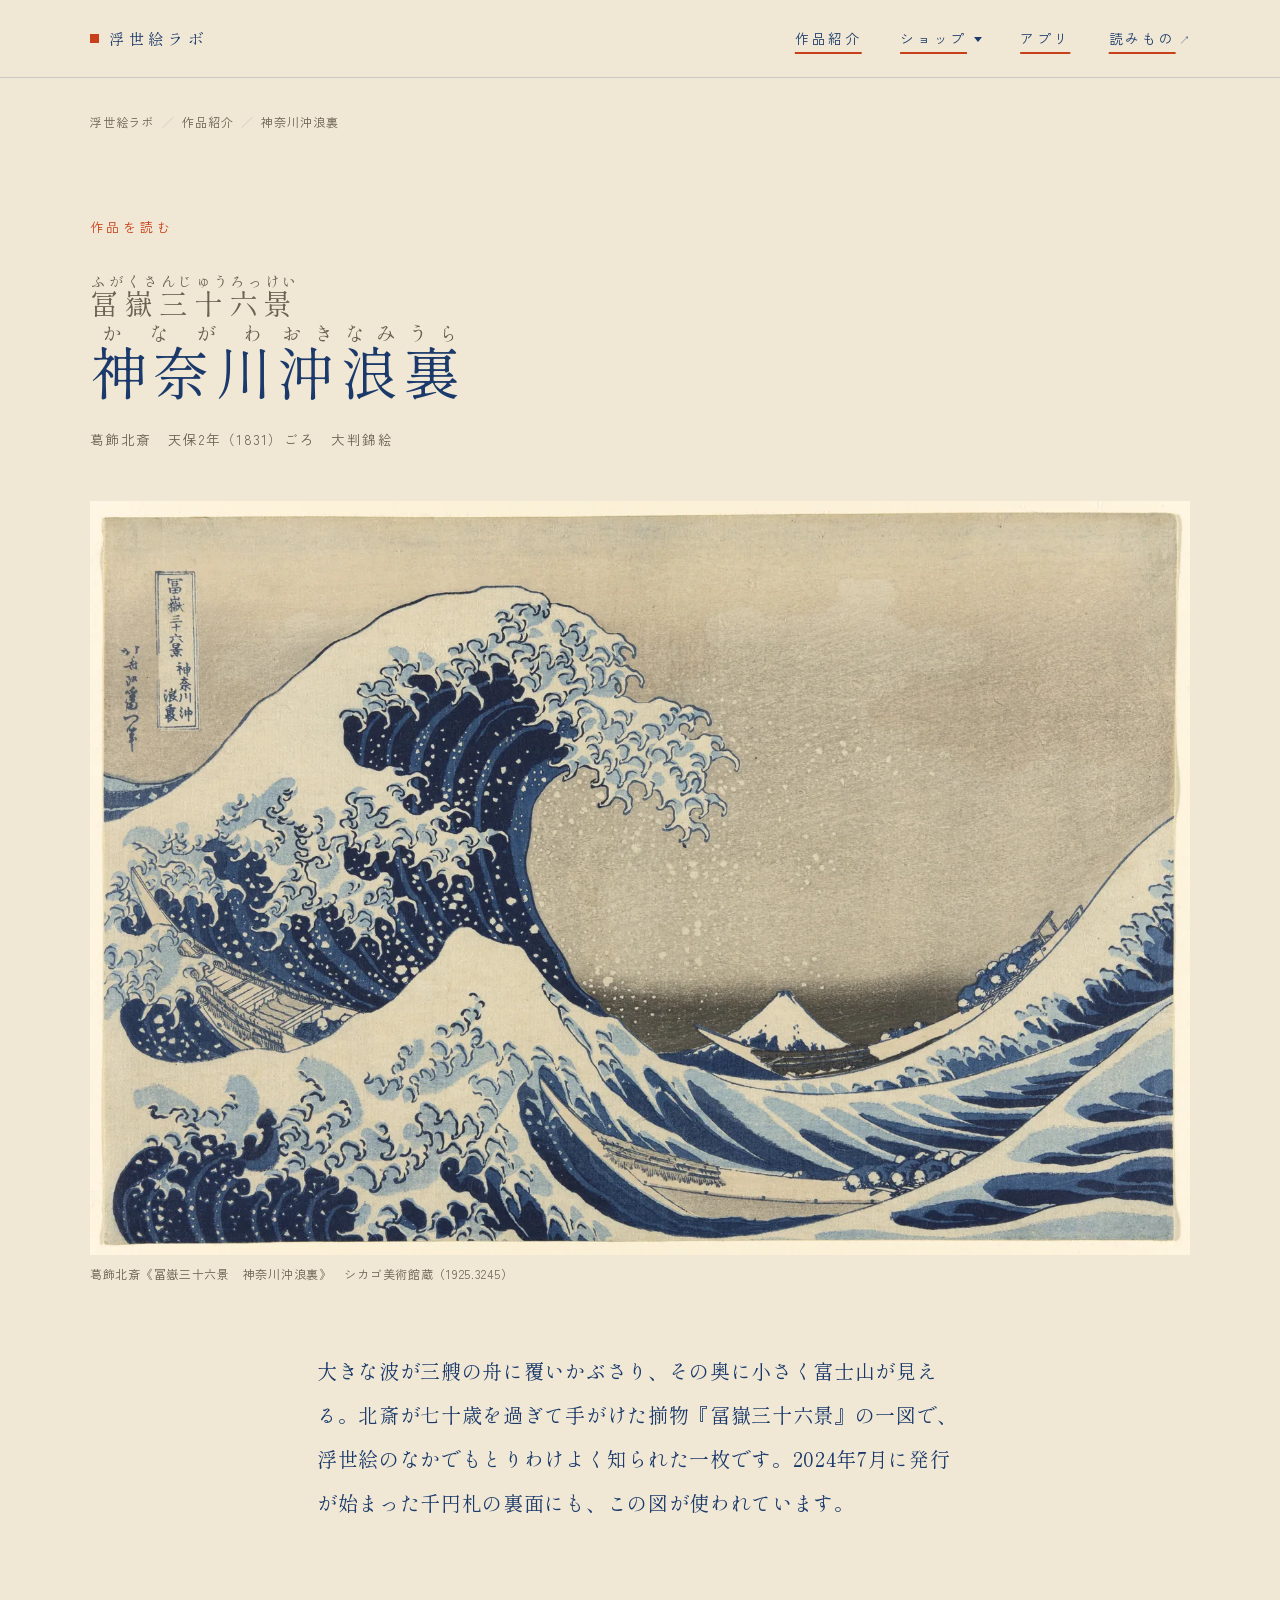
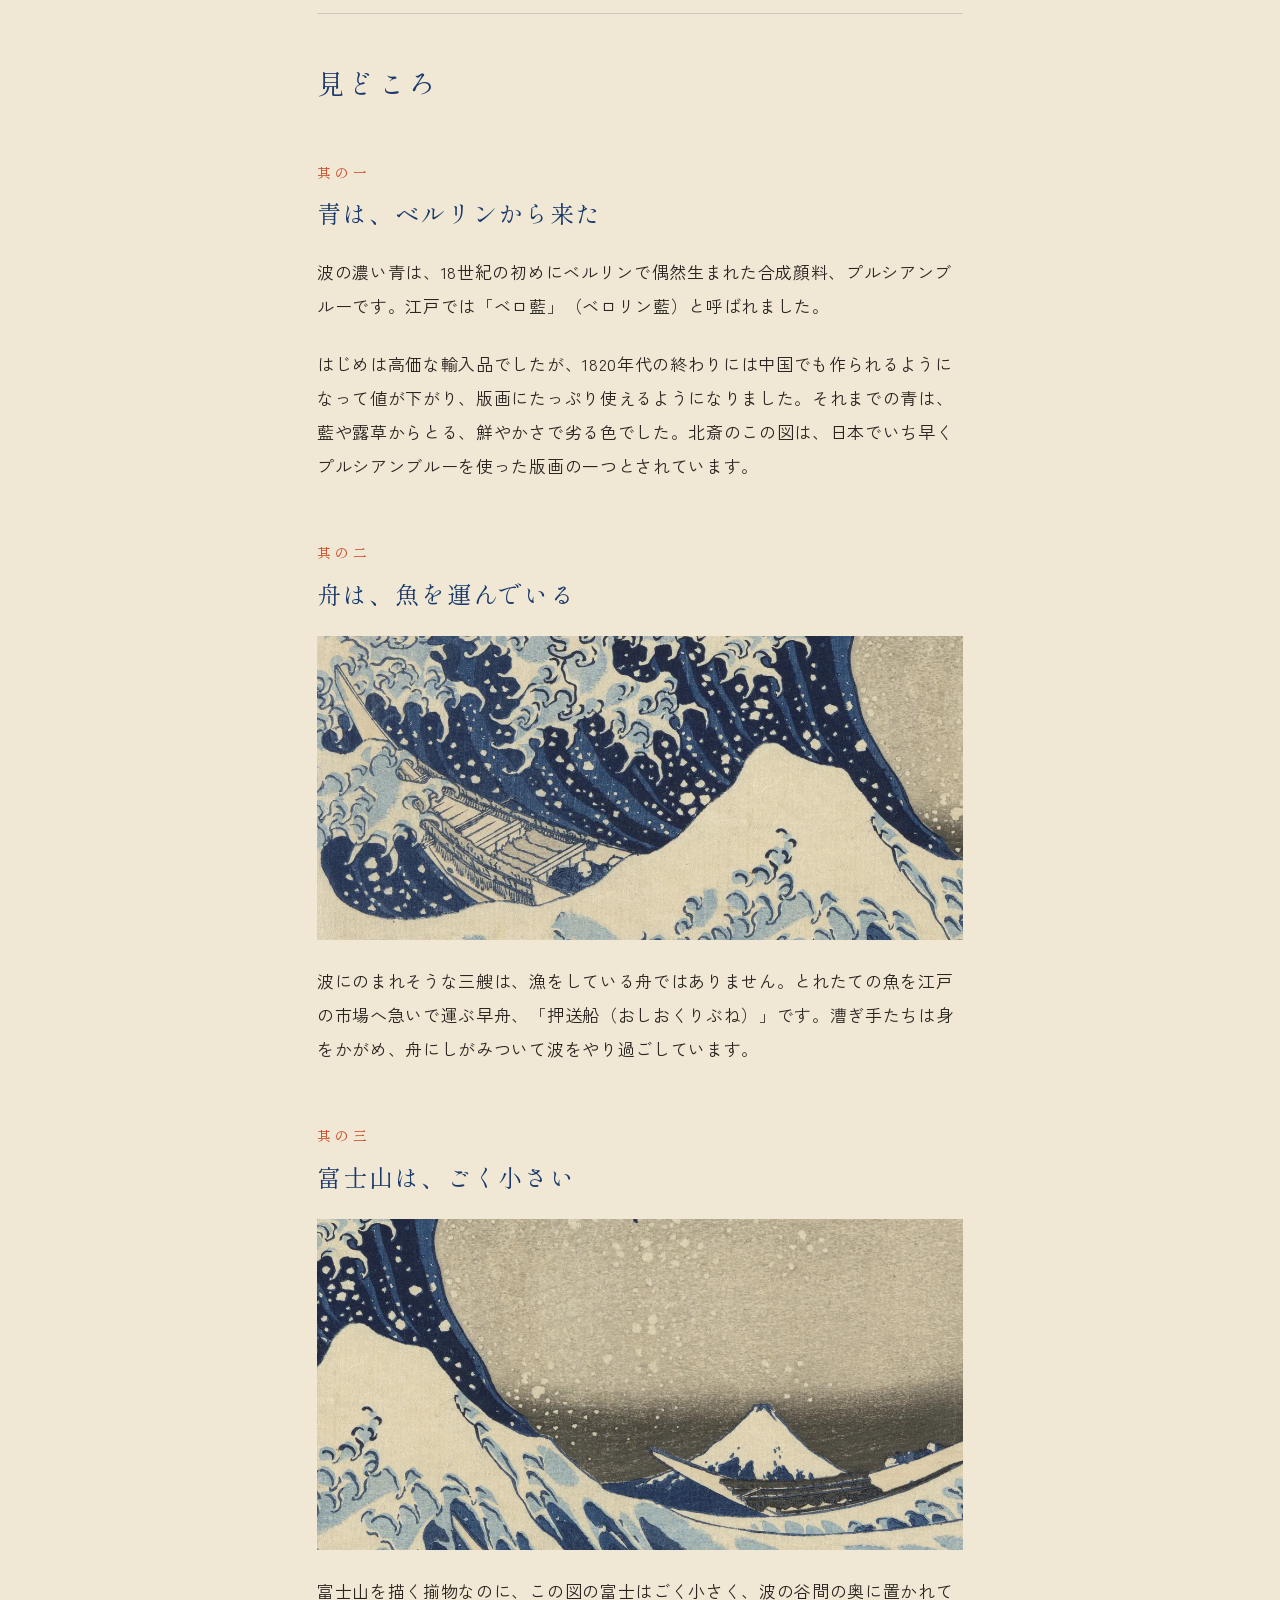
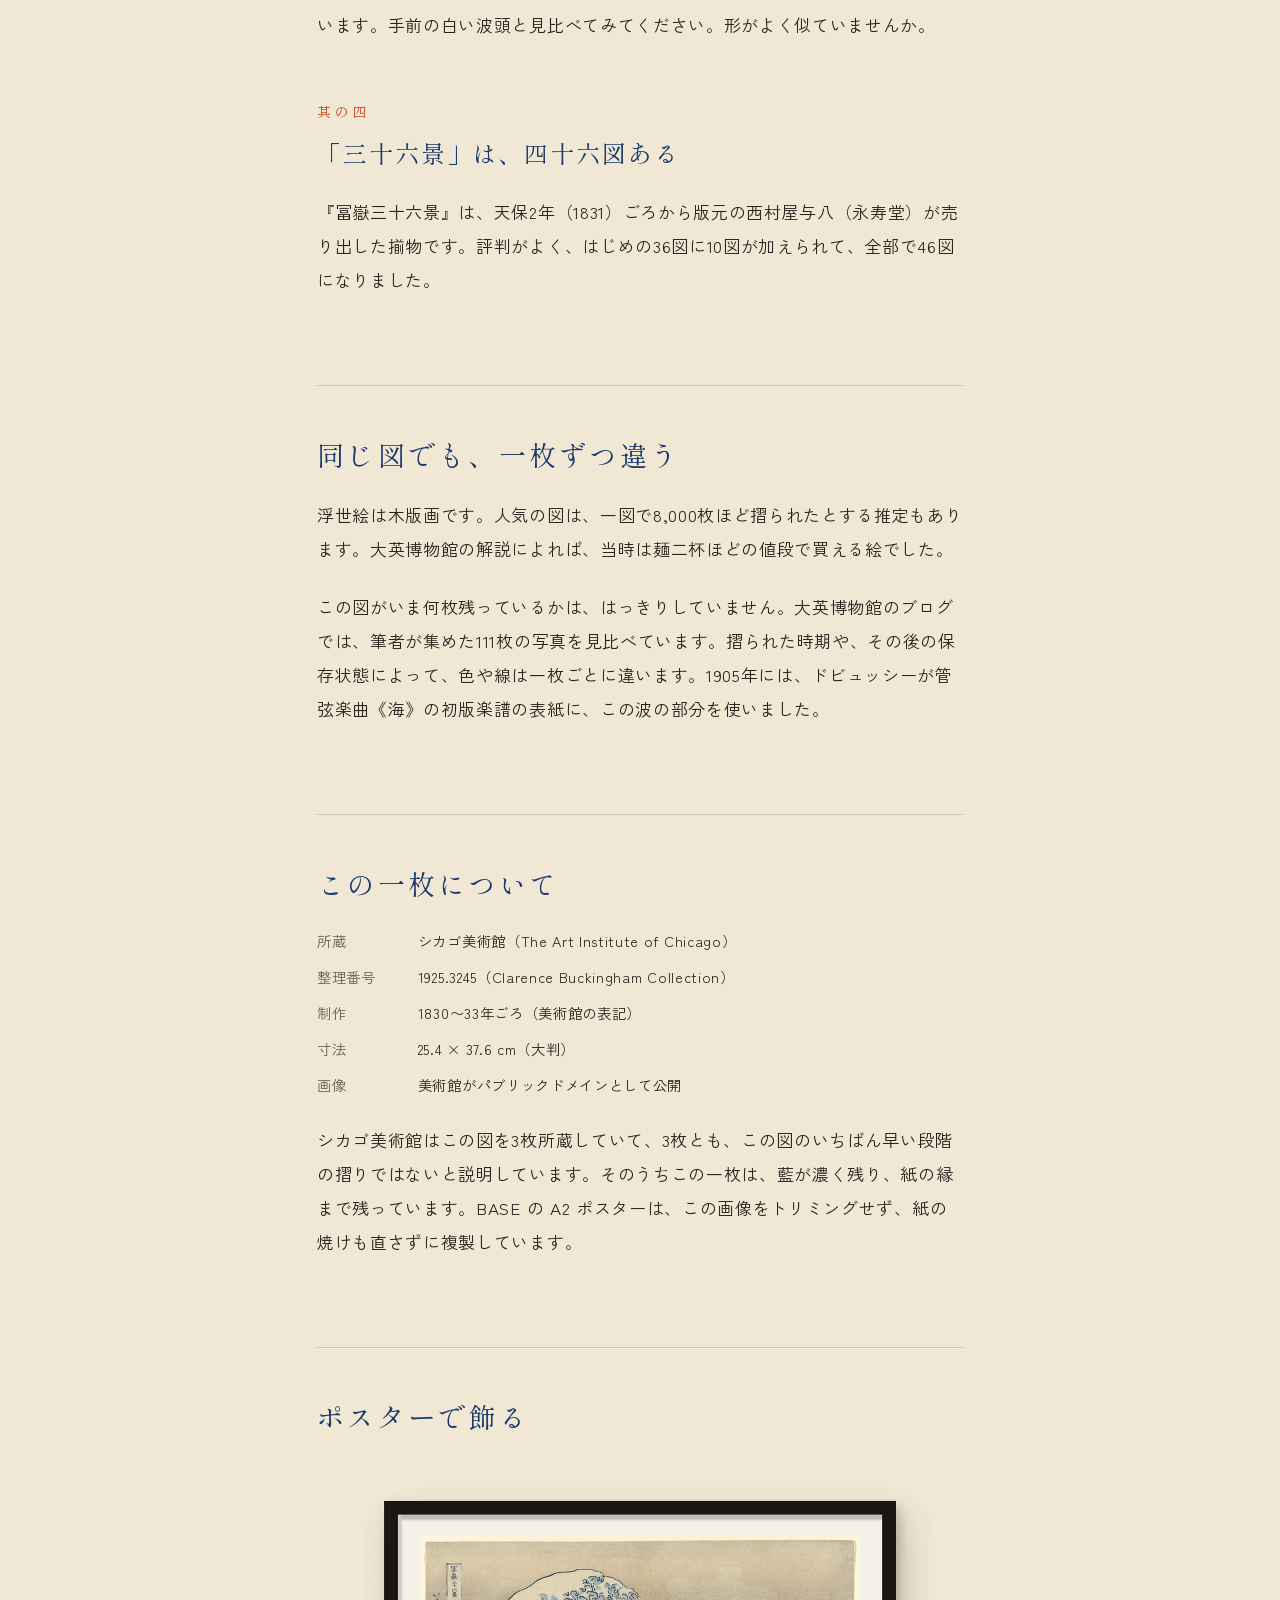
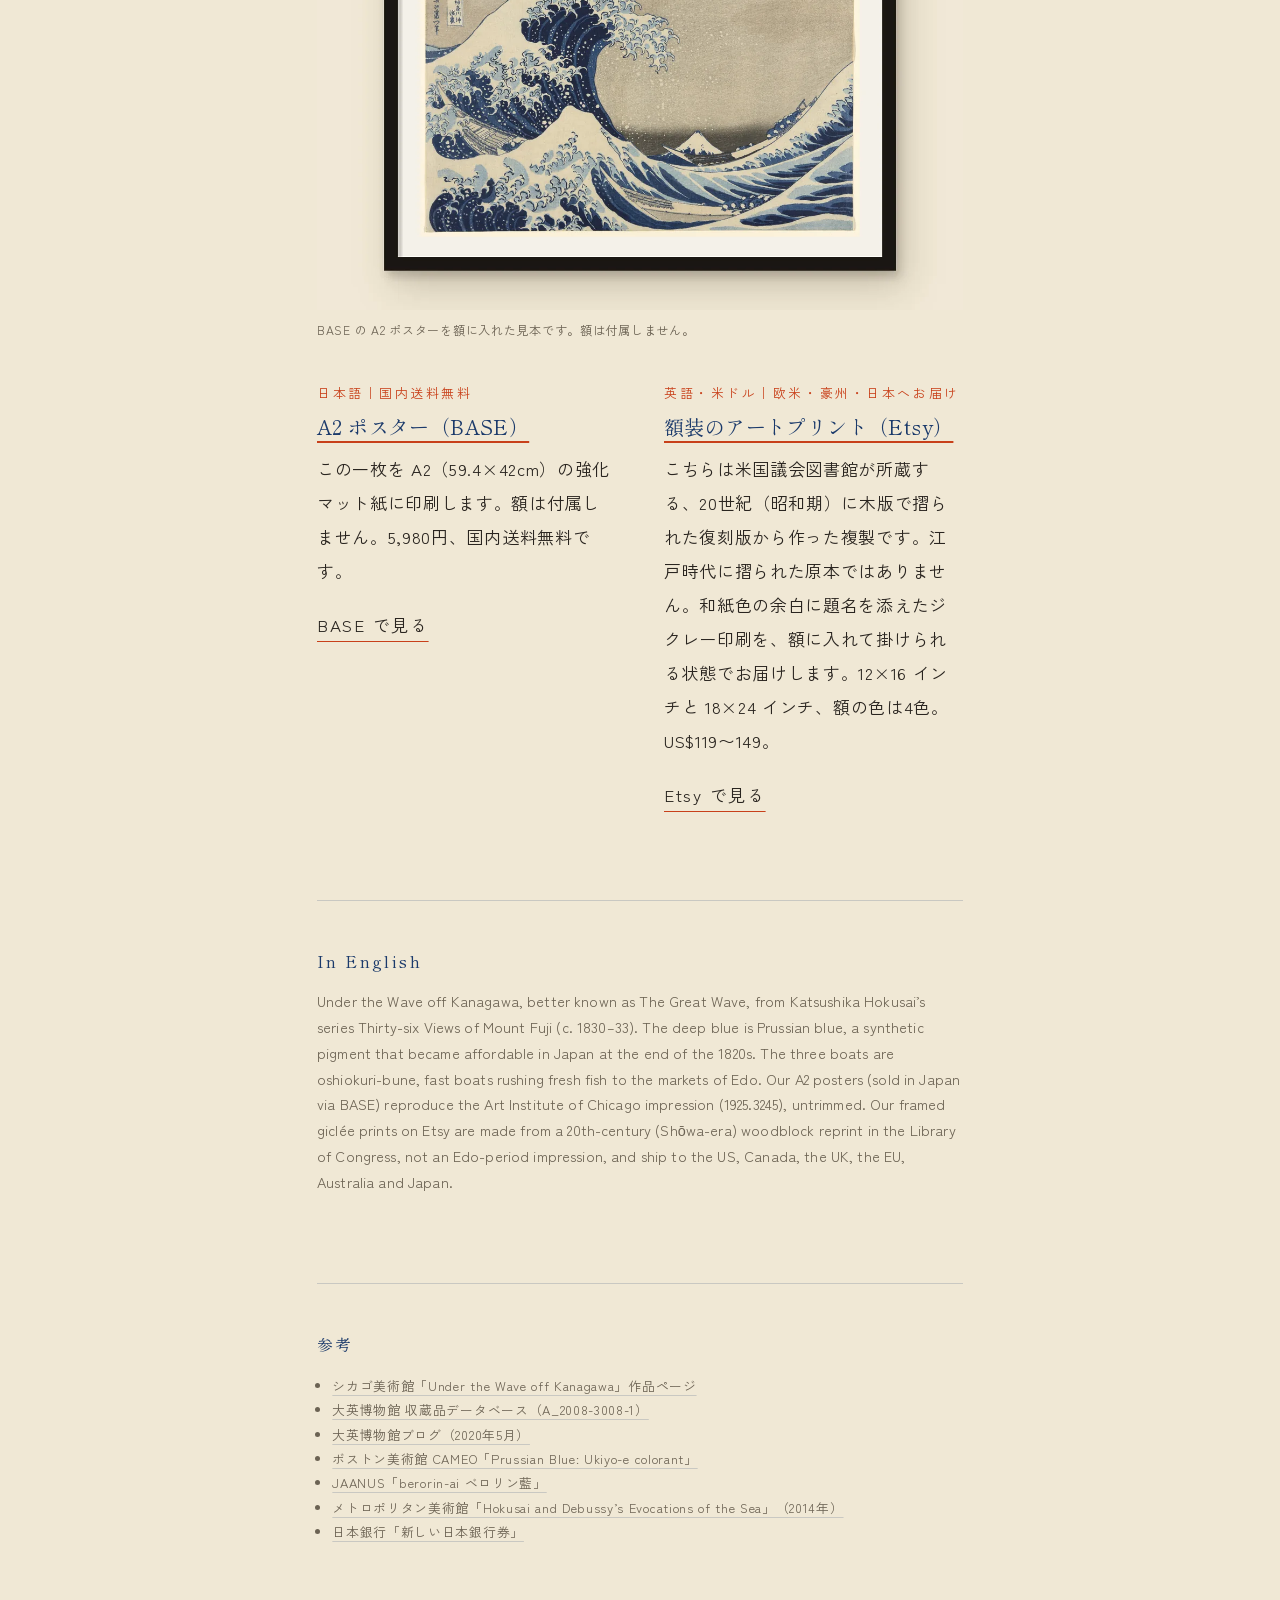
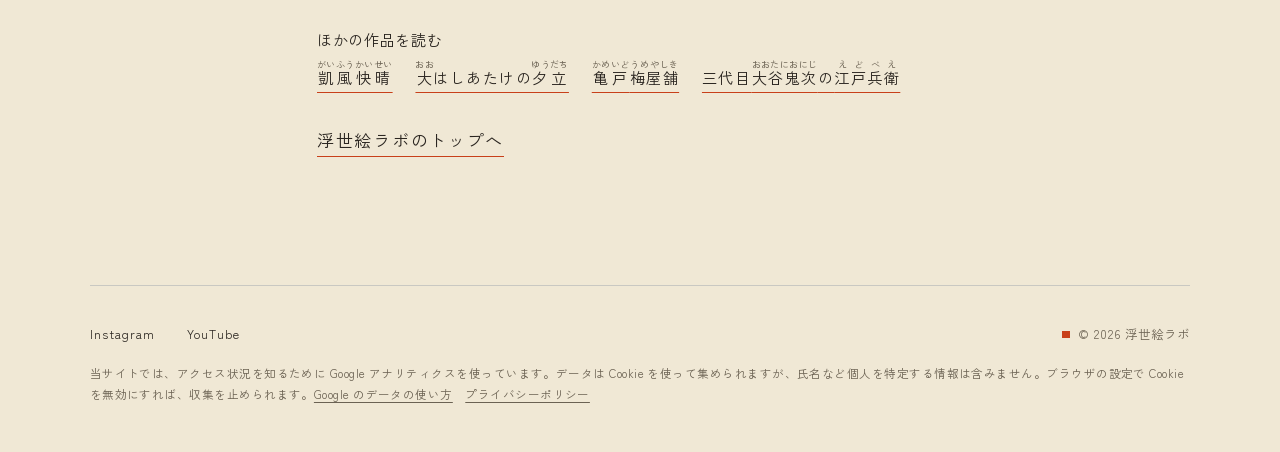
<file: works/kanagawa-oki-nami-ura/index.html>
<!doctype html>
<html lang="ja">
<head>
  <meta charset="utf-8">
  <!-- Google アナリティクス -->
  <script async src="https://www.googletagmanager.com/gtag/js?id=G-DBP1GGHJ2B"></script>
  <script>
    window.dataLayer = window.dataLayer || [];
    function gtag(){dataLayer.push(arguments);}
    gtag('js', new Date());
    gtag('config', 'G-DBP1GGHJ2B');
  </script>
  <meta name="viewport" content="width=device-width, initial-scale=1">
  <meta name="robots" content="max-image-preview:large">
  <title>神奈川沖浪裏（葛飾北斎）の見どころと、シカゴ美術館の一枚｜浮世絵ラボ</title>
  <meta name="description" content="葛飾北斎《冨嶽三十六景 神奈川沖浪裏》を、ベロ藍・押送船・小さな富士の三つから読み解きます。シカゴ美術館が所蔵する一枚（1925.3245）を複製したポスターもご紹介します。">
  <link rel="canonical" href="https://ukiyoelab.com/works/kanagawa-oki-nami-ura/">
  <meta name="theme-color" content="#1B3A6B">

  <!-- OGP -->
  <meta property="og:type" content="article">
  <meta property="og:site_name" content="浮世絵ラボ">
  <meta property="og:title" content="神奈川沖浪裏（葛飾北斎）の見どころと、シカゴ美術館の一枚">
  <meta property="og:description" content="この青は、ベルリン生まれだった。北斎《神奈川沖浪裏》を三つの見どころから読み解きます。">
  <meta property="og:url" content="https://ukiyoelab.com/works/kanagawa-oki-nami-ura/">
  <meta property="og:image" content="https://ukiyoelab.com/images/works/kanagawa-oki-nami-ura-ogp.jpg">
  <meta property="og:image:width" content="1200">
  <meta property="og:image:height" content="630">
  <meta property="og:image:type" content="image/jpeg">
  <meta property="og:locale" content="ja_JP">
  <meta name="twitter:card" content="summary_large_image">

  <link rel="icon" href="/favicon.ico" sizes="any">
  <link rel="apple-touch-icon" href="/images/apple-touch-icon.png">

  <link rel="preconnect" href="https://fonts.googleapis.com">
  <link rel="preconnect" href="https://fonts.gstatic.com" crossorigin>
  <link href="https://fonts.googleapis.com/css2?family=Shippori+Mincho+B1:wght@400;500;700&family=Zen+Kaku+Gothic+New:wght@400&display=swap" rel="stylesheet">

  <script type="application/ld+json">
  {
    "@context": "https://schema.org",
    "@graph": [
      {
        "@type": "Article",
        "headline": "神奈川沖浪裏（葛飾北斎）の見どころと、シカゴ美術館の一枚",
        "image": ["https://ukiyoelab.com/images/works/kanagawa-oki-nami-ura-1600.webp"],
        "datePublished": "2026-10-09",
        "dateModified": "2026-10-09",
        "inLanguage": "ja",
        "author": { "@type": "Organization", "name": "浮世絵ラボ", "url": "https://ukiyoelab.com/" },
        "publisher": {
          "@type": "Organization",
          "name": "浮世絵ラボ",
          "url": "https://ukiyoelab.com/",
          "logo": { "@type": "ImageObject", "url": "https://ukiyoelab.com/images/apple-touch-icon.png" }
        },
        "mainEntityOfPage": "https://ukiyoelab.com/works/kanagawa-oki-nami-ura/"
      },
      {
        "@type": "BreadcrumbList",
        "itemListElement": [
          { "@type": "ListItem", "position": 1, "name": "浮世絵ラボ", "item": "https://ukiyoelab.com/" },
          { "@type": "ListItem", "position": 2, "name": "作品紹介", "item": "https://ukiyoelab.com/works/" },
          { "@type": "ListItem", "position": 3, "name": "神奈川沖浪裏", "item": "https://ukiyoelab.com/works/kanagawa-oki-nami-ura/" }
        ]
      }
    ]
  }
  </script>

  <link rel="stylesheet" href="/style.css?v=20261011a">
  <script src="/script.js?v=20261011a" defer></script>
</head>
<body class="page">

<!-- 上部のタブ：作品紹介／ショップ（BASE・Etsy）／アプリ／読みもの -->
<div class="gnav">
  <a class="gnav__name" href="/"><span class="rakkan" aria-hidden="true"></span>浮世絵ラボ</a>
  <nav aria-label="サイトの案内">
    <ul class="gnav__tabs">
      <li><a class="gnav__tab" href="/works/">作品紹介</a></li>
      <li class="gnav__shop">
        <details>
          <summary class="gnav__tab">ショップ<span class="gnav__caret" aria-hidden="true"></span></summary>
          <ul class="gnav__menu">
            <li><a href="https://ukiyoelab.base.shop/" target="_blank" rel="noopener"><span class="gnav__m-name">BASE</span><span class="gnav__m-for">国内のお客さま｜日本語・送料無料</span><span class="gnav__m-arrow" aria-hidden="true">↗</span></a></li>
            <li><a href="https://ukiyoelabjapan.etsy.com/" target="_blank" rel="noopener"><span class="gnav__m-name">Etsy</span><span class="gnav__m-for">海外のお客さま｜英語・米ドル・額装あり</span><span class="gnav__m-arrow" aria-hidden="true">↗</span></a></li>
          </ul>
        </details>
      </li>
      <li><a class="gnav__tab" href="/#apps">アプリ</a></li>
      <li><a class="gnav__tab" href="https://note.com/ukiyoe_lab" target="_blank" rel="noopener">読みもの<span class="gnav__ext" aria-hidden="true">↗</span></a></li>
    </ul>
  </nav>
</div>

<main class="article">

  <nav class="crumbs" aria-label="現在地">
    <ol>
      <li><a href="/">浮世絵ラボ</a></li>
      <li><a href="/works/">作品紹介</a></li>
      <li aria-current="page">神奈川沖浪裏</li>
    </ol>
  </nav>

  <header class="article__head">
    <p class="article__kicker">作品を読む</p>
    <h1><span><ruby>冨嶽三十六景<rt>ふがくさんじゅうろっけい</rt></ruby></span><span><ruby>神奈川<rt>かながわ</rt></ruby><ruby>沖<rt>おき</rt></ruby><ruby>浪裏<rt>なみうら</rt></ruby></span></h1>
    <p class="article__meta">葛飾北斎　天保2年（1831）ごろ　大判錦絵</p>
  </header>

  <figure class="article__hero">
    <img src="/images/works/kanagawa-oki-nami-ura-1600.webp"
         srcset="/images/works/kanagawa-oki-nami-ura-900.webp 900w, /images/works/kanagawa-oki-nami-ura-1600.webp 1600w"
         sizes="(min-width: 1200px) 1100px, 100vw"
         width="1600" height="1096"
         alt="葛飾北斎「冨嶽三十六景 神奈川沖浪裏」。大きな波が三艘の舟に覆いかぶさり、波の谷間の奥に小さな富士山が見える">
    <figcaption>葛飾北斎《冨嶽三十六景　神奈川沖浪裏》　シカゴ美術館蔵（1925.3245）</figcaption>
  </figure>

  <div class="article__body">
    <p class="article__lead">大きな波が三艘の舟に覆いかぶさり、その奥に小さく富士山が見える。北斎が七十歳を過ぎて手がけた揃物『冨嶽三十六景』の一図で、浮世絵のなかでもとりわけよく知られた一枚です。2024年7月に発行が始まった千円札の裏面にも、この図が使われています。</p>

    <h2>見どころ</h2>

    <section class="point">
      <p class="point__no">其の一</p>
      <h3>青は、ベルリンから来た</h3>
      <p>波の濃い青は、18世紀の初めにベルリンで偶然生まれた合成顔料、プルシアンブルーです。江戸では「ベロ藍」（ベロリン藍）と呼ばれました。</p>
      <p>はじめは高価な輸入品でしたが、1820年代の終わりには中国でも作られるようになって値が下がり、版画にたっぷり使えるようになりました。それまでの青は、藍や露草からとる、鮮やかさで劣る色でした。北斎のこの図は、日本でいち早くプルシアンブルーを使った版画の一つとされています。</p>
    </section>

    <section class="point">
      <p class="point__no">其の二</p>
      <h3>舟は、魚を運んでいる</h3>
      <figure class="detail">
        <img src="/images/works/kanagawa-oki-nami-ura-boats.webp" width="1200" height="566" loading="lazy"
             alt="波の下で、漕ぎ手たちが身をかがめている押送船の部分">
      </figure>
      <p>波にのまれそうな三艘は、漁をしている舟ではありません。とれたての魚を江戸の市場へ急いで運ぶ早舟、「押送船（おしおくりぶね）」です。漕ぎ手たちは身をかがめ、舟にしがみついて波をやり過ごしています。</p>
    </section>

    <section class="point">
      <p class="point__no">其の三</p>
      <h3>富士山は、ごく小さい</h3>
      <figure class="detail">
        <img src="/images/works/kanagawa-oki-nami-ura-fuji.webp" width="1200" height="616" loading="lazy"
             alt="左に白い波頭、右奥に雪をかぶった小さな富士山が並ぶ部分">
      </figure>
      <p>富士山を描く揃物なのに、この図の富士はごく小さく、波の谷間の奥に置かれています。手前の白い波頭と見比べてみてください。形がよく似ていませんか。</p>
    </section>

    <section class="point">
      <p class="point__no">其の四</p>
      <h3>「三十六景」は、四十六図ある</h3>
      <p>『冨嶽三十六景』は、天保2年（1831）ごろから版元の西村屋与八（永寿堂）が売り出した揃物です。評判がよく、はじめの36図に10図が加えられて、全部で46図になりました。</p>
    </section>

    <h2>同じ図でも、一枚ずつ違う</h2>
    <p>浮世絵は木版画です。人気の図は、一図で8,000枚ほど摺られたとする推定もあります。大英博物館の解説によれば、当時は麺二杯ほどの値段で買える絵でした。</p>
    <p>この図がいま何枚残っているかは、はっきりしていません。大英博物館のブログでは、筆者が集めた111枚の写真を見比べています。摺られた時期や、その後の保存状態によって、色や線は一枚ごとに違います。1905年には、ドビュッシーが管弦楽曲《海》の初版楽譜の表紙に、この波の部分を使いました。</p>

    <h2>この一枚について</h2>
    <dl class="facts">
      <dt>所蔵</dt><dd>シカゴ美術館（The Art Institute of Chicago）</dd>
      <dt>整理番号</dt><dd>1925.3245（Clarence Buckingham Collection）</dd>
      <dt>制作</dt><dd>1830〜33年ごろ（美術館の表記）</dd>
      <dt>寸法</dt><dd>25.4 × 37.6 cm（大判）</dd>
      <dt>画像</dt><dd>美術館がパブリックドメインとして公開</dd>
    </dl>
    <p>シカゴ美術館はこの図を3枚所蔵していて、3枚とも、この図のいちばん早い段階の摺りではないと説明しています。そのうちこの一枚は、藍が濃く残り、紙の縁まで残っています。BASE の A2 ポスターは、この画像をトリミングせず、紙の焼けも直さずに複製しています。</p>

    <h2>ポスターで飾る</h2>
    <figure class="detail detail--framed">
      <img src="/images/works/kanagawa-oki-nami-ura-framed.webp" width="1200" height="816" loading="lazy"
           alt="この一枚を額に入れて飾った見本">
      <figcaption>BASE の A2 ポスターを額に入れた見本です。額は付属しません。</figcaption>
    </figure>
    <div class="buy">
      <article class="buy__item">
        <p class="shops__where">日本語｜国内送料無料</p>
        <h3><a class="name-link" href="https://ukiyoelab.base.shop/items/161292026" target="_blank" rel="noopener">A2 ポスター（BASE）</a></h3>
        <p>この一枚を A2（59.4×42cm）の強化マット紙に印刷します。額は付属しません。5,980円、国内送料無料です。</p>
        <a class="link" href="https://ukiyoelab.base.shop/items/161292026" target="_blank" rel="noopener">BASE で見る</a>
      </article>
      <article class="buy__item">
        <p class="shops__where">英語・米ドル｜欧米・豪州・日本へお届け</p>
        <h3><a class="name-link" href="https://www.etsy.com/listing/4590275776" target="_blank" rel="noopener">額装のアートプリント（Etsy）</a></h3>
        <p>こちらは米国議会図書館が所蔵する、20世紀（昭和期）に木版で摺られた復刻版から作った複製です。江戸時代に摺られた原本ではありません。和紙色の余白に題名を添えたジクレー印刷を、額に入れて掛けられる状態でお届けします。12×16 インチと 18×24 インチ、額の色は4色。US$119〜149。</p>
        <a class="link" href="https://www.etsy.com/listing/4590275776" target="_blank" rel="noopener">Etsy で見る</a>
      </article>
    </div>

    <section class="en" lang="en" aria-label="In English">
      <h2>In English</h2>
      <p>Under the Wave off Kanagawa, better known as The Great Wave, from Katsushika Hokusai’s series Thirty-six Views of Mount Fuji (c. 1830–33). The deep blue is Prussian blue, a synthetic pigment that became affordable in Japan at the end of the 1820s. The three boats are oshiokuri-bune, fast boats rushing fresh fish to the markets of Edo. Our A2 posters (sold in Japan via BASE) reproduce the Art Institute of Chicago impression (1925.3245), untrimmed. Our framed giclée prints on Etsy are made from a 20th-century (Shōwa-era) woodblock reprint in the Library of Congress, not an Edo-period impression, and ship to the US, Canada, the UK, the EU, Australia and Japan.</p>
    </section>

    <section class="sources" aria-labelledby="sources-title">
      <h2 id="sources-title">参考</h2>
      <ul>
        <li><a href="https://www.artic.edu/artworks/24645" target="_blank" rel="noopener">シカゴ美術館「Under the Wave off Kanagawa」作品ページ</a></li>
        <li><a href="https://www.britishmuseum.org/collection/object/A_2008-3008-1" target="_blank" rel="noopener">大英博物館 収蔵品データベース（A_2008-3008-1）</a></li>
        <li><a href="https://www.britishmuseum.org/blog/great-wave-spot-difference" target="_blank" rel="noopener">大英博物館ブログ（2020年5月）</a></li>
        <li><a href="https://cameo.mfa.org/wiki/Prussian_Blue:_Ukiyo-e_colorant" target="_blank" rel="noopener">ボストン美術館 CAMEO「Prussian Blue: Ukiyo-e colorant」</a></li>
        <li><a href="https://aisf.or.jp/~jaanus/deta/b/berorinai.htm" target="_blank" rel="noopener">JAANUS「berorin-ai ベロリン藍」</a></li>
        <li><a href="https://www.metmuseum.org/perspectives/debussy-la-mer" target="_blank" rel="noopener">メトロポリタン美術館「Hokusai and Debussy’s Evocations of the Sea」（2014年）</a></li>
        <li><a href="https://www.boj.or.jp/note_tfjgs/note/valid/issue.htm" target="_blank" rel="noopener">日本銀行「新しい日本銀行券」</a></li>
      </ul>
    </section>

    <nav class="readlist article__more" aria-label="ほかの作品を読む">
      <p class="readlist__head">ほかの作品を読む</p>
      <ul>
      <li><a class="link" href="/works/gaifu-kaisei/"><ruby>凱風快晴<rt>がいふうかいせい</rt></ruby></a></li>
      <li><a class="link" href="/works/ohashi-atake-no-yudachi/"><ruby>大<rt>おお</rt></ruby>はしあたけの<ruby>夕立<rt>ゆうだち</rt></ruby></a></li>
      <li><a class="link" href="/works/kameido-umeyashiki/"><ruby>亀戸<rt>かめいど</rt></ruby><ruby>梅屋舗<rt>うめやしき</rt></ruby></a></li>
      <li><a class="link" href="/works/otani-oniji-edobei/">三代目<ruby>大谷鬼次<rt>おおたにおにじ</rt></ruby>の<ruby>江戸兵衛<rt>えどべえ</rt></ruby></a></li>
    </ul>
    </nav>
    <p class="article__back"><a class="link" href="/">浮世絵ラボのトップへ</a></p>
  </div>
</main>

<footer class="footer">
  <ul class="footer__sns">
    <li><a href="https://www.instagram.com/ukiyoe_lab/" target="_blank" rel="noopener">Instagram</a></li>
    <li><a href="https://www.youtube.com/@ukiyoe_lab" target="_blank" rel="noopener">YouTube</a></li>
  </ul>
  <p class="footer__note">当サイトでは、アクセス状況を知るために Google アナリティクスを使っています。データは Cookie を使って集められますが、氏名など個人を特定する情報は含みません。ブラウザの設定で Cookie を無効にすれば、収集を止められます。<a href="https://policies.google.com/technologies/partner-sites?hl=ja" target="_blank" rel="noopener">Google のデータの使い方</a>　<a href="/privacy/">プライバシーポリシー</a></p>
  <p class="footer__copy"><span class="rakkan" aria-hidden="true"></span>© 2026 浮世絵ラボ</p>
</footer>

</body>
</html>
</file>
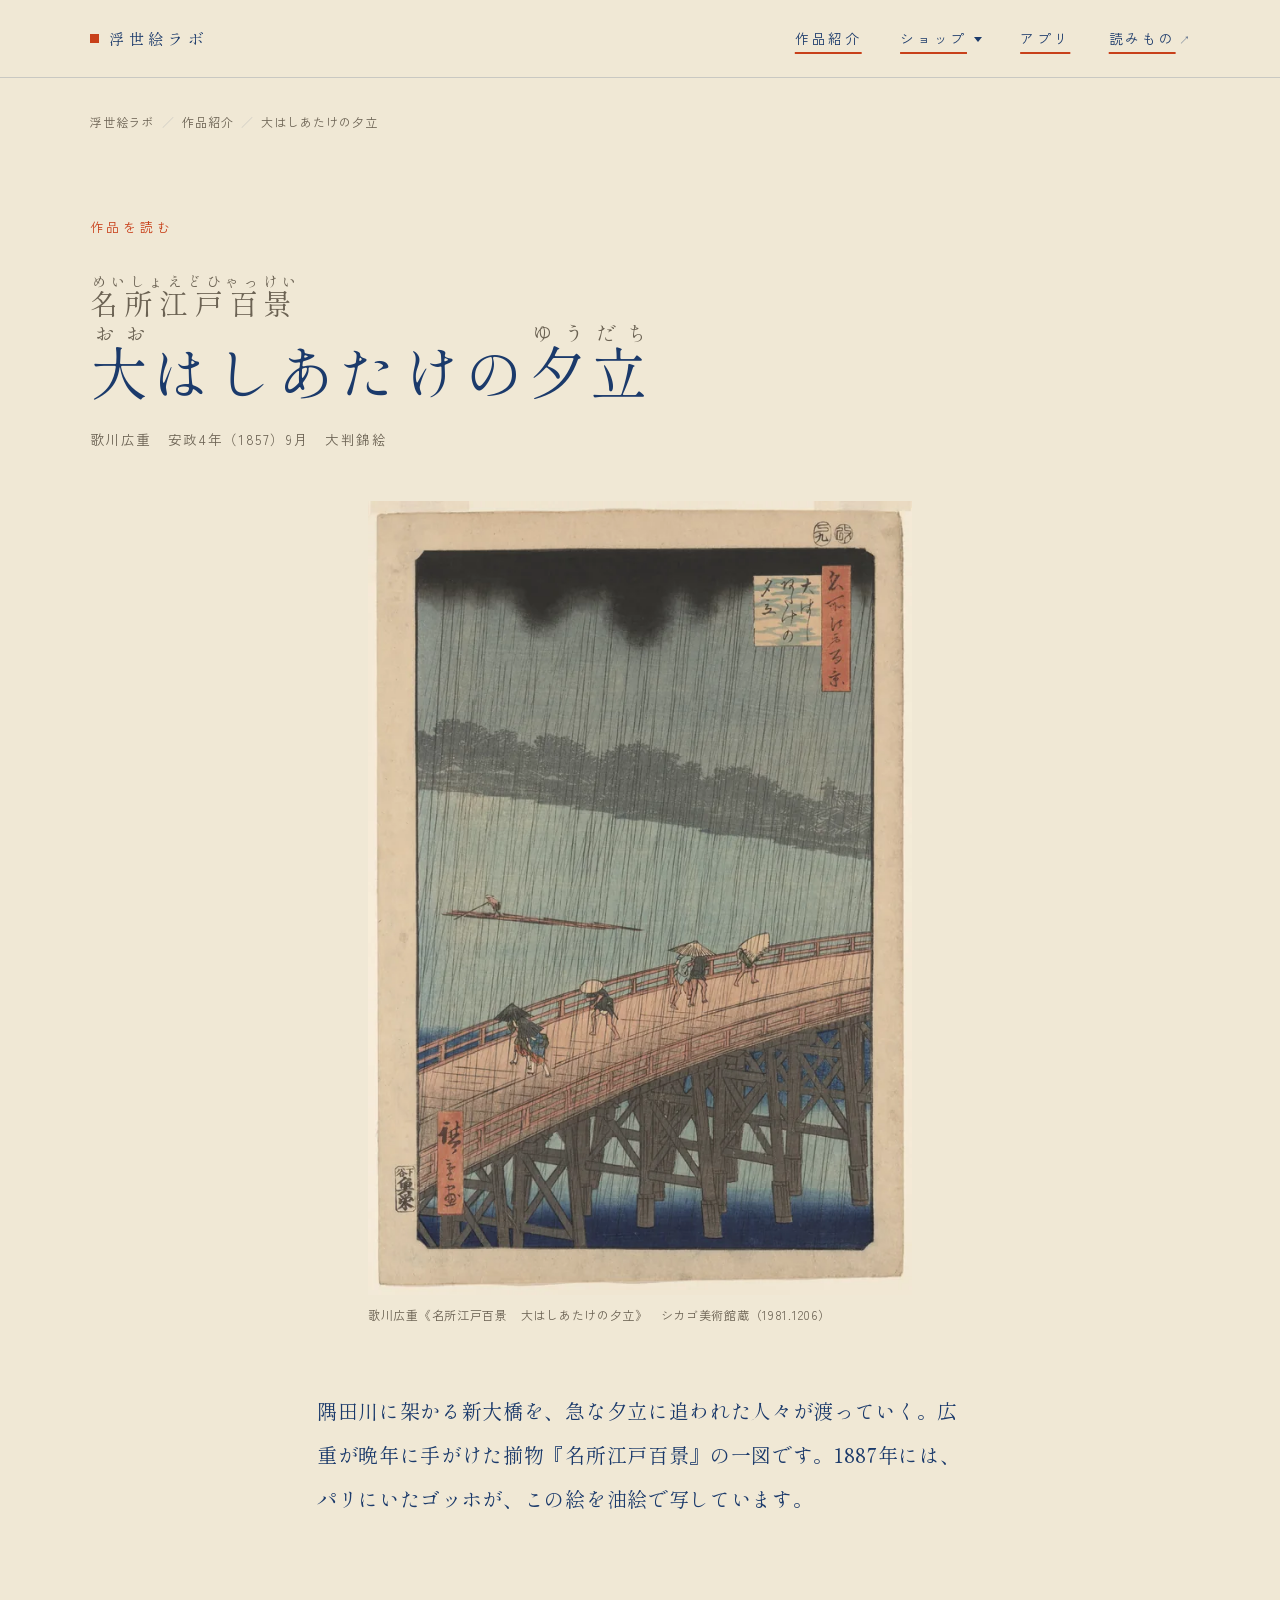
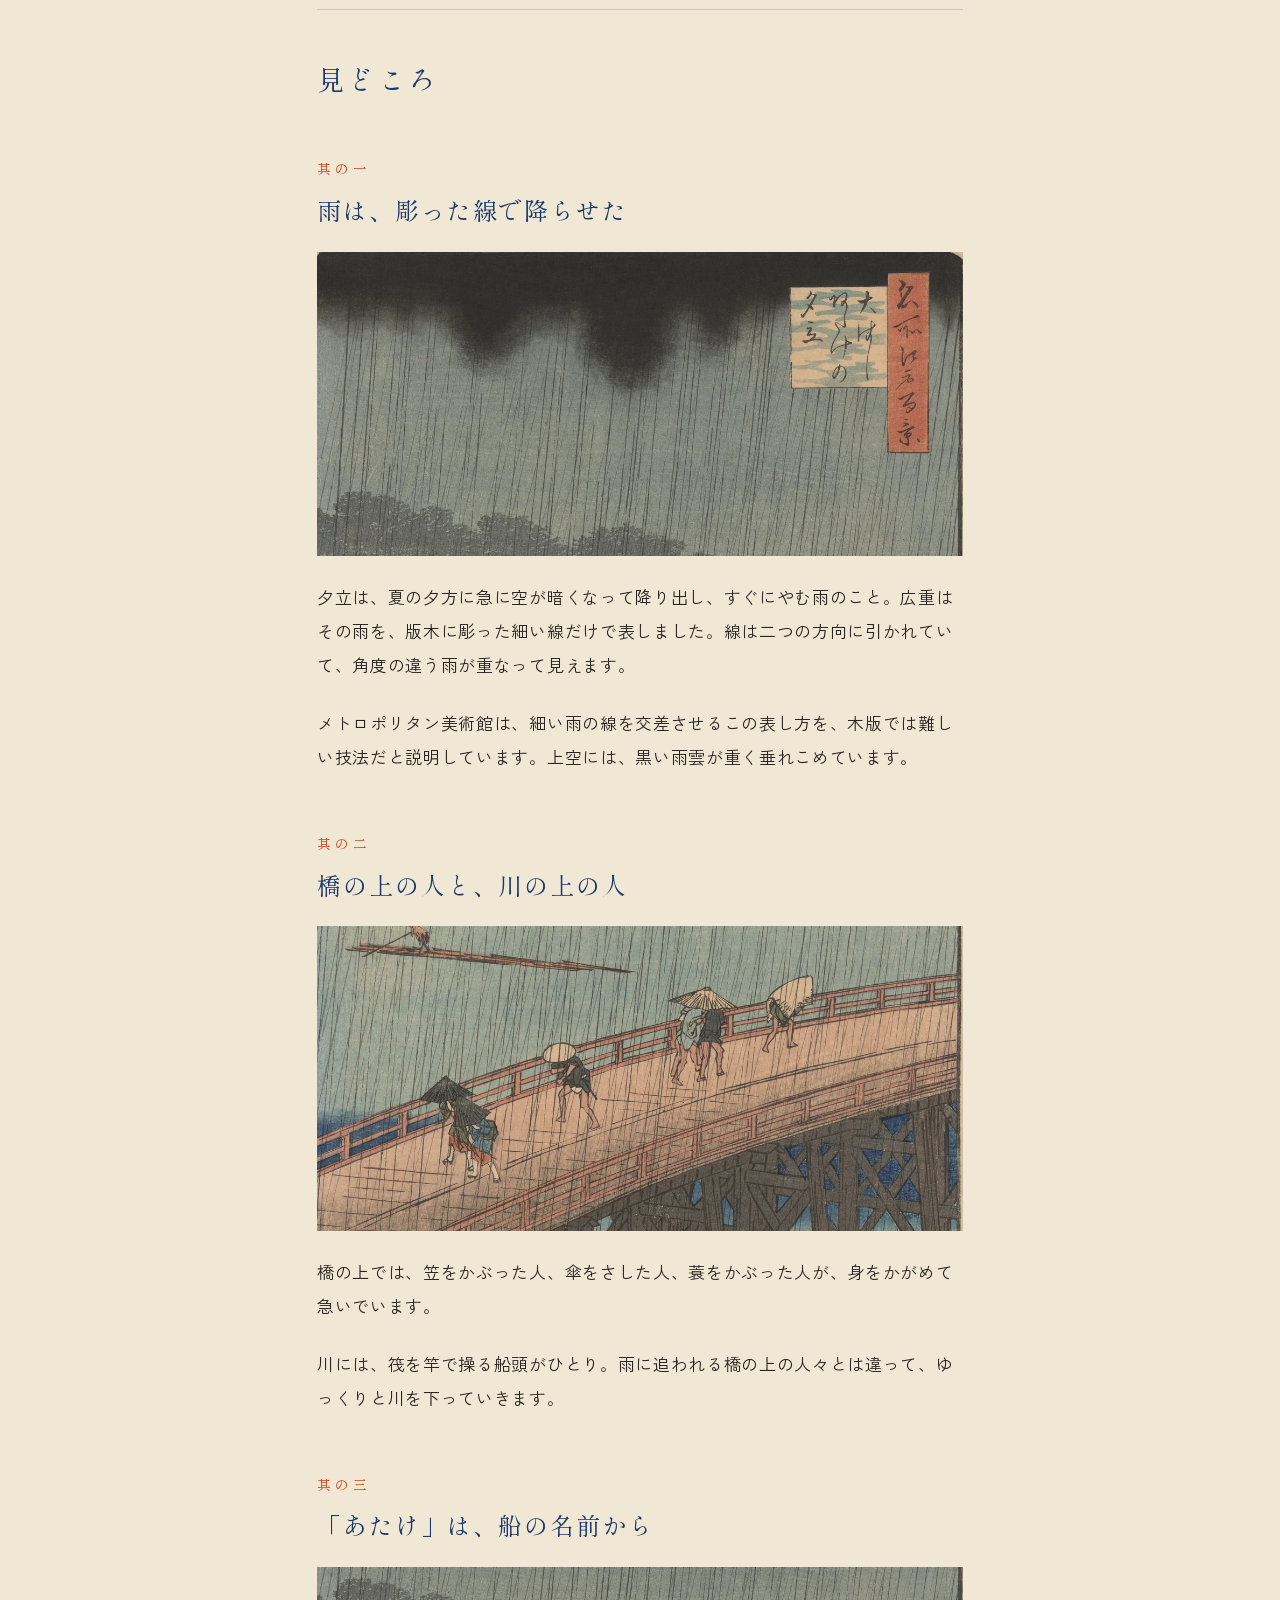
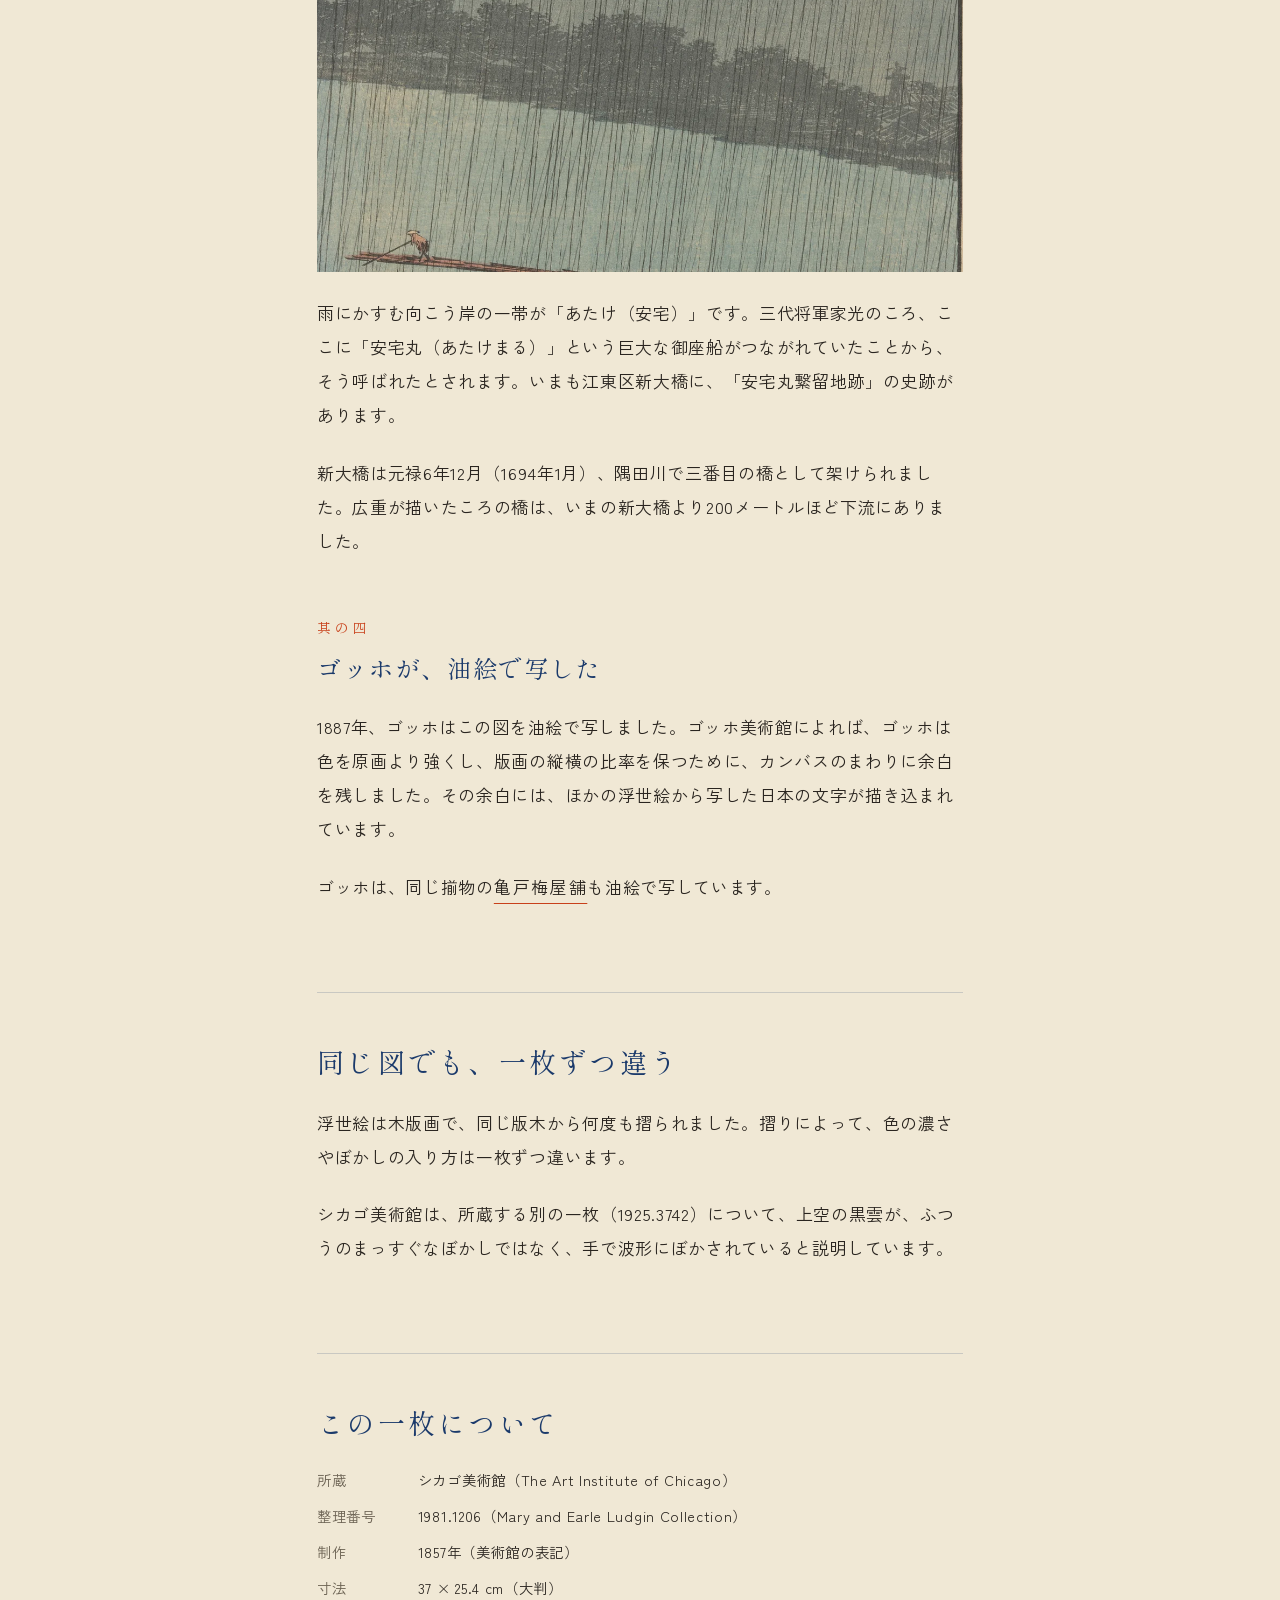
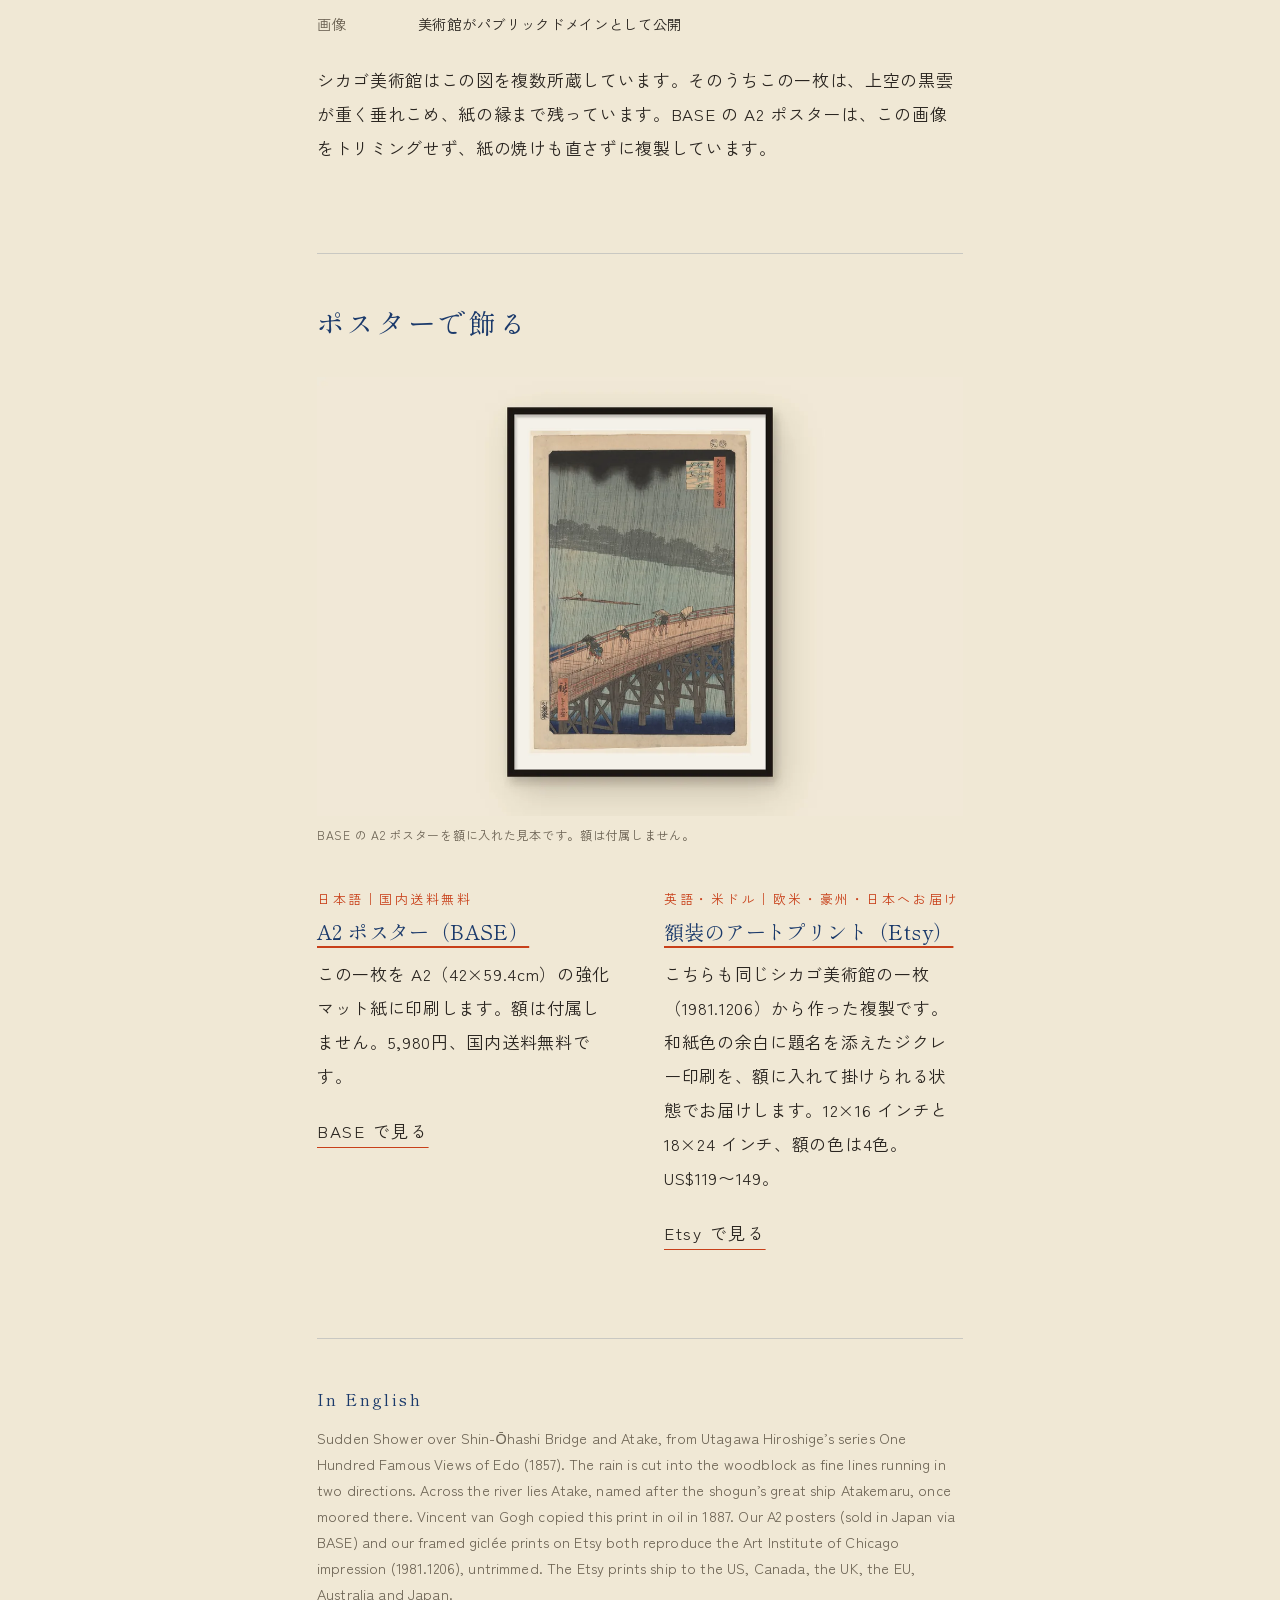
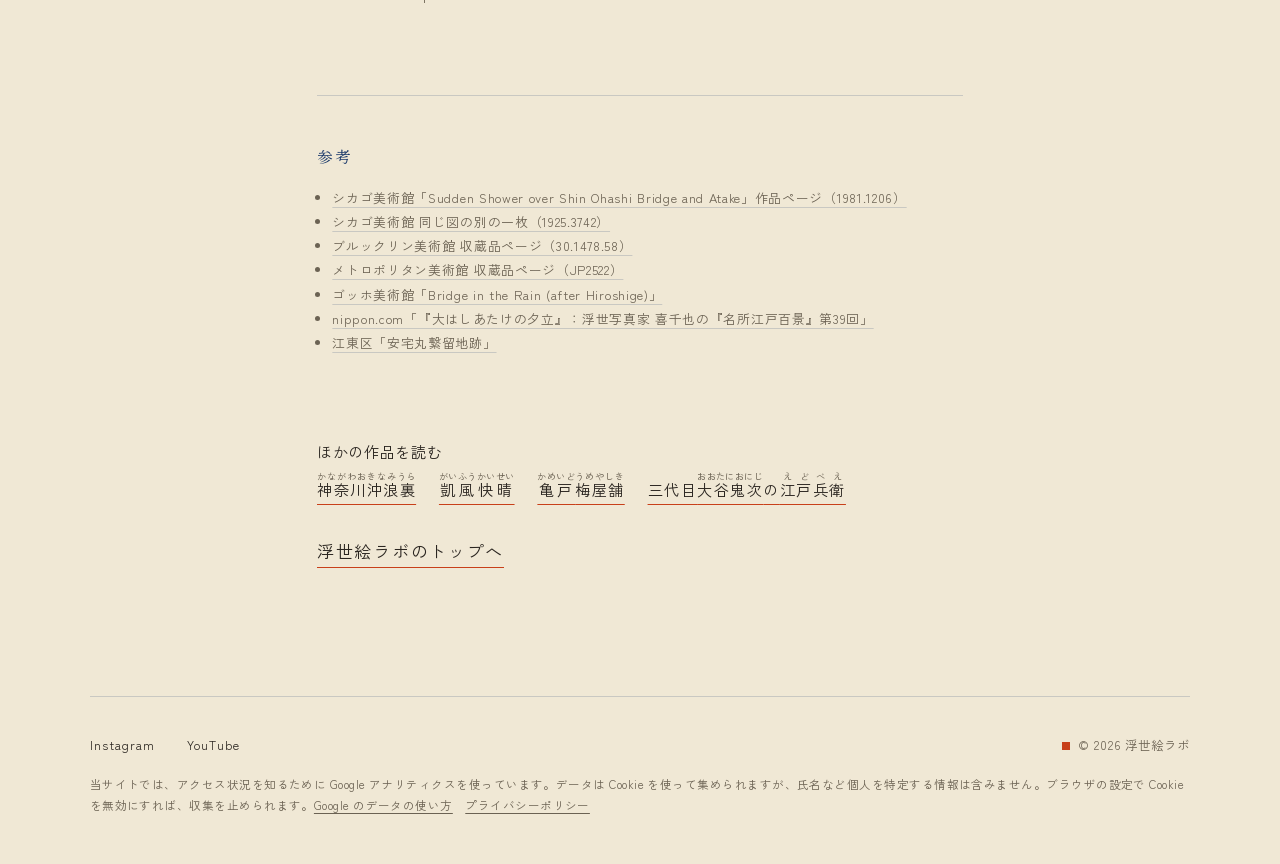
<file: works/ohashi-atake-no-yudachi/index.html>
<!doctype html>
<html lang="ja">
<head>
  <meta charset="utf-8">
  <!-- Google アナリティクス -->
  <script async src="https://www.googletagmanager.com/gtag/js?id=G-DBP1GGHJ2B"></script>
  <script>
    window.dataLayer = window.dataLayer || [];
    function gtag(){dataLayer.push(arguments);}
    gtag('js', new Date());
    gtag('config', 'G-DBP1GGHJ2B');
  </script>
  <meta name="viewport" content="width=device-width, initial-scale=1">
  <meta name="robots" content="max-image-preview:large">
  <title>大はしあたけの夕立（歌川広重）の見どころと、シカゴ美術館の一枚｜浮世絵ラボ</title>
  <meta name="description" content="歌川広重《名所江戸百景 大はしあたけの夕立》を、雨の線・橋の人々・「あたけ」の名・ゴッホの模写の四つから読み解きます。シカゴ美術館が所蔵する一枚（1981.1206）を複製したポスターもご紹介します。">
  <link rel="canonical" href="https://ukiyoelab.com/works/ohashi-atake-no-yudachi/">
  <meta name="theme-color" content="#1B3A6B">

  <!-- OGP -->
  <meta property="og:type" content="article">
  <meta property="og:site_name" content="浮世絵ラボ">
  <meta property="og:title" content="大はしあたけの夕立（歌川広重）の見どころと、シカゴ美術館の一枚">
  <meta property="og:description" content="雨を、彫った線だけで降らせた。広重《大はしあたけの夕立》を四つの見どころから読み解きます。">
  <meta property="og:url" content="https://ukiyoelab.com/works/ohashi-atake-no-yudachi/">
  <meta property="og:image" content="https://ukiyoelab.com/images/works/ohashi-atake-no-yudachi-ogp.jpg">
  <meta property="og:image:width" content="1200">
  <meta property="og:image:height" content="630">
  <meta property="og:image:type" content="image/jpeg">
  <meta property="og:locale" content="ja_JP">
  <meta name="twitter:card" content="summary_large_image">

  <link rel="icon" href="/favicon.ico" sizes="any">
  <link rel="apple-touch-icon" href="/images/apple-touch-icon.png">

  <link rel="preconnect" href="https://fonts.googleapis.com">
  <link rel="preconnect" href="https://fonts.gstatic.com" crossorigin>
  <link href="https://fonts.googleapis.com/css2?family=Shippori+Mincho+B1:wght@400;500;700&family=Zen+Kaku+Gothic+New:wght@400&display=swap" rel="stylesheet">

  <script type="application/ld+json">
  {
    "@context": "https://schema.org",
    "@graph": [
      {
        "@type": "Article",
        "headline": "大はしあたけの夕立（歌川広重）の見どころと、シカゴ美術館の一枚",
        "image": ["https://ukiyoelab.com/images/works/ohashi-atake-no-yudachi-1000.webp"],
        "datePublished": "2026-10-09",
        "dateModified": "2026-10-09",
        "inLanguage": "ja",
        "author": { "@type": "Organization", "name": "浮世絵ラボ", "url": "https://ukiyoelab.com/" },
        "publisher": {
          "@type": "Organization",
          "name": "浮世絵ラボ",
          "url": "https://ukiyoelab.com/",
          "logo": { "@type": "ImageObject", "url": "https://ukiyoelab.com/images/apple-touch-icon.png" }
        },
        "mainEntityOfPage": "https://ukiyoelab.com/works/ohashi-atake-no-yudachi/"
      },
      {
        "@type": "BreadcrumbList",
        "itemListElement": [
          { "@type": "ListItem", "position": 1, "name": "浮世絵ラボ", "item": "https://ukiyoelab.com/" },
          { "@type": "ListItem", "position": 2, "name": "作品紹介", "item": "https://ukiyoelab.com/works/" },
          { "@type": "ListItem", "position": 3, "name": "大はしあたけの夕立", "item": "https://ukiyoelab.com/works/ohashi-atake-no-yudachi/" }
        ]
      }
    ]
  }
  </script>

  <link rel="stylesheet" href="/style.css?v=20261011a">
  <script src="/script.js?v=20261011a" defer></script>
</head>
<body class="page">

<!-- 上部のタブ：作品紹介／ショップ（BASE・Etsy）／アプリ／読みもの -->
<div class="gnav">
  <a class="gnav__name" href="/"><span class="rakkan" aria-hidden="true"></span>浮世絵ラボ</a>
  <nav aria-label="サイトの案内">
    <ul class="gnav__tabs">
      <li><a class="gnav__tab" href="/works/">作品紹介</a></li>
      <li class="gnav__shop">
        <details>
          <summary class="gnav__tab">ショップ<span class="gnav__caret" aria-hidden="true"></span></summary>
          <ul class="gnav__menu">
            <li><a href="https://ukiyoelab.base.shop/" target="_blank" rel="noopener"><span class="gnav__m-name">BASE</span><span class="gnav__m-for">国内のお客さま｜日本語・送料無料</span><span class="gnav__m-arrow" aria-hidden="true">↗</span></a></li>
            <li><a href="https://ukiyoelabjapan.etsy.com/" target="_blank" rel="noopener"><span class="gnav__m-name">Etsy</span><span class="gnav__m-for">海外のお客さま｜英語・米ドル・額装あり</span><span class="gnav__m-arrow" aria-hidden="true">↗</span></a></li>
          </ul>
        </details>
      </li>
      <li><a class="gnav__tab" href="/#apps">アプリ</a></li>
      <li><a class="gnav__tab" href="https://note.com/ukiyoe_lab" target="_blank" rel="noopener">読みもの<span class="gnav__ext" aria-hidden="true">↗</span></a></li>
    </ul>
  </nav>
</div>

<main class="article">

  <nav class="crumbs" aria-label="現在地">
    <ol>
      <li><a href="/">浮世絵ラボ</a></li>
      <li><a href="/works/">作品紹介</a></li>
      <li aria-current="page">大はしあたけの夕立</li>
    </ol>
  </nav>

  <header class="article__head">
    <p class="article__kicker">作品を読む</p>
    <h1><span><ruby>名所江戸百景<rt>めいしょえどひゃっけい</rt></ruby></span><span><ruby>大<rt>おお</rt></ruby>はしあたけの<ruby>夕立<rt>ゆうだち</rt></ruby></span></h1>
    <p class="article__meta">歌川広重　安政4年（1857）9月　大判錦絵</p>
  </header>

  <figure class="article__hero article__hero--tate">
    <img src="/images/works/ohashi-atake-no-yudachi-1000.webp"
         srcset="/images/works/ohashi-atake-no-yudachi-640.webp 640w, /images/works/ohashi-atake-no-yudachi-1000.webp 1000w"
         sizes="(min-width: 768px) 544px, 100vw"
         width="1000" height="1460"
         alt="歌川広重「名所江戸百景 大はしあたけの夕立」。黒い雨雲から細い線の雨が降り、新大橋の上を人々が笠や傘で雨をよけながら渡っている。川には筏を操る船頭、向こう岸は雨にかすんでいる">
    <figcaption>歌川広重《名所江戸百景　大はしあたけの夕立》　シカゴ美術館蔵（1981.1206）</figcaption>
  </figure>

  <div class="article__body">
    <p class="article__lead">隅田川に架かる新大橋を、急な夕立に追われた人々が渡っていく。広重が晩年に手がけた揃物『名所江戸百景』の一図です。1887年には、パリにいたゴッホが、この絵を油絵で写しています。</p>

    <h2>見どころ</h2>

    <section class="point">
      <p class="point__no">其の一</p>
      <h3>雨は、彫った線で降らせた</h3>
      <figure class="detail">
        <img src="/images/works/ohashi-atake-no-yudachi-clouds.webp" width="1200" height="566" loading="lazy"
             alt="上空の黒い雨雲と、細い線で表された雨。右上に題の札がある部分">
      </figure>
      <p>夕立は、夏の夕方に急に空が暗くなって降り出し、すぐにやむ雨のこと。広重はその雨を、版木に彫った細い線だけで表しました。線は二つの方向に引かれていて、角度の違う雨が重なって見えます。</p>
      <p>メトロポリタン美術館は、細い雨の線を交差させるこの表し方を、木版では難しい技法だと説明しています。上空には、黒い雨雲が重く垂れこめています。</p>
    </section>

    <section class="point">
      <p class="point__no">其の二</p>
      <h3>橋の上の人と、川の上の人</h3>
      <figure class="detail">
        <img src="/images/works/ohashi-atake-no-yudachi-bridge.webp" width="1200" height="566" loading="lazy"
             alt="雨のなか、笠や傘、蓑で身を守りながら橋を渡る人々と、川を下る筏の部分">
      </figure>
      <p>橋の上では、笠をかぶった人、傘をさした人、蓑をかぶった人が、身をかがめて急いでいます。</p>
      <p>川には、筏を竿で操る船頭がひとり。雨に追われる橋の上の人々とは違って、ゆっくりと川を下っていきます。</p>
    </section>

    <section class="point">
      <p class="point__no">其の三</p>
      <h3>「あたけ」は、船の名前から</h3>
      <figure class="detail">
        <img src="/images/works/ohashi-atake-no-yudachi-atake.webp" width="1200" height="566" loading="lazy"
             alt="雨にかすむ向こう岸の木々と家並み、手前の川を下る筏の部分">
      </figure>
      <p>雨にかすむ向こう岸の一帯が「あたけ（安宅）」です。三代将軍家光のころ、ここに「安宅丸（あたけまる）」という巨大な御座船がつながれていたことから、そう呼ばれたとされます。いまも江東区新大橋に、「安宅丸繋留地跡」の史跡があります。</p>
      <p>新大橋は元禄6年12月（1694年1月）、隅田川で三番目の橋として架けられました。広重が描いたころの橋は、いまの新大橋より200メートルほど下流にありました。</p>
    </section>

    <section class="point">
      <p class="point__no">其の四</p>
      <h3>ゴッホが、油絵で写した</h3>
      <p>1887年、ゴッホはこの図を油絵で写しました。ゴッホ美術館によれば、ゴッホは色を原画より強くし、版画の縦横の比率を保つために、カンバスのまわりに余白を残しました。その余白には、ほかの浮世絵から写した日本の文字が描き込まれています。</p>
      <p>ゴッホは、同じ揃物の<a class="link" href="/works/kameido-umeyashiki/">亀戸梅屋舗</a>も油絵で写しています。</p>
    </section>

    <h2>同じ図でも、一枚ずつ違う</h2>
    <p>浮世絵は木版画で、同じ版木から何度も摺られました。摺りによって、色の濃さやぼかしの入り方は一枚ずつ違います。</p>
    <p>シカゴ美術館は、所蔵する別の一枚（1925.3742）について、上空の黒雲が、ふつうのまっすぐなぼかしではなく、手で波形にぼかされていると説明しています。</p>

    <h2>この一枚について</h2>
    <dl class="facts">
      <dt>所蔵</dt><dd>シカゴ美術館（The Art Institute of Chicago）</dd>
      <dt>整理番号</dt><dd>1981.1206（Mary and Earle Ludgin Collection）</dd>
      <dt>制作</dt><dd>1857年（美術館の表記）</dd>
      <dt>寸法</dt><dd>37 × 25.4 cm（大判）</dd>
      <dt>画像</dt><dd>美術館がパブリックドメインとして公開</dd>
    </dl>
    <p>シカゴ美術館はこの図を複数所蔵しています。そのうちこの一枚は、上空の黒雲が重く垂れこめ、紙の縁まで残っています。BASE の A2 ポスターは、この画像をトリミングせず、紙の焼けも直さずに複製しています。</p>

    <h2>ポスターで飾る</h2>
    <figure class="detail detail--framed">
      <img src="/images/works/ohashi-atake-no-yudachi-framed.webp" width="1200" height="816" loading="lazy"
           alt="この一枚を額に入れて飾った見本">
      <figcaption>BASE の A2 ポスターを額に入れた見本です。額は付属しません。</figcaption>
    </figure>
    <div class="buy">
      <article class="buy__item">
        <p class="shops__where">日本語｜国内送料無料</p>
        <h3><a class="name-link" href="https://ukiyoelab.base.shop/items/161163286" target="_blank" rel="noopener">A2 ポスター（BASE）</a></h3>
        <p>この一枚を A2（42×59.4cm）の強化マット紙に印刷します。額は付属しません。5,980円、国内送料無料です。</p>
        <a class="link" href="https://ukiyoelab.base.shop/items/161163286" target="_blank" rel="noopener">BASE で見る</a>
      </article>
      <article class="buy__item">
        <p class="shops__where">英語・米ドル｜欧米・豪州・日本へお届け</p>
        <h3><a class="name-link" href="https://www.etsy.com/listing/4591485889" target="_blank" rel="noopener">額装のアートプリント（Etsy）</a></h3>
        <p>こちらも同じシカゴ美術館の一枚（1981.1206）から作った複製です。和紙色の余白に題名を添えたジクレー印刷を、額に入れて掛けられる状態でお届けします。12×16 インチと 18×24 インチ、額の色は4色。US$119〜149。</p>
        <a class="link" href="https://www.etsy.com/listing/4591485889" target="_blank" rel="noopener">Etsy で見る</a>
      </article>
    </div>

    <section class="en" lang="en" aria-label="In English">
      <h2>In English</h2>
      <p>Sudden Shower over Shin-Ōhashi Bridge and Atake, from Utagawa Hiroshige’s series One Hundred Famous Views of Edo (1857). The rain is cut into the woodblock as fine lines running in two directions. Across the river lies Atake, named after the shogun’s great ship Atakemaru, once moored there. Vincent van Gogh copied this print in oil in 1887. Our A2 posters (sold in Japan via BASE) and our framed giclée prints on Etsy both reproduce the Art Institute of Chicago impression (1981.1206), untrimmed. The Etsy prints ship to the US, Canada, the UK, the EU, Australia and Japan.</p>
    </section>

    <section class="sources" aria-labelledby="sources-title">
      <h2 id="sources-title">参考</h2>
      <ul>
        <li><a href="https://www.artic.edu/artworks/64447" target="_blank" rel="noopener">シカゴ美術館「Sudden Shower over Shin Ohashi Bridge and Atake」作品ページ（1981.1206）</a></li>
        <li><a href="https://www.artic.edu/artworks/26545" target="_blank" rel="noopener">シカゴ美術館 同じ図の別の一枚（1925.3742）</a></li>
        <li><a href="https://brooklynmuseum.org/objects/121666" target="_blank" rel="noopener">ブルックリン美術館 収蔵品ページ（30.1478.58）</a></li>
        <li><a href="https://metmuseum.org/art/collection/search/55433" target="_blank" rel="noopener">メトロポリタン美術館 収蔵品ページ（JP2522）</a></li>
        <li><a href="https://www.vangoghmuseum.nl/en/collection/s0114V1962" target="_blank" rel="noopener">ゴッホ美術館「Bridge in the Rain (after Hiroshige)」</a></li>
        <li><a href="https://www.nippon.com/ja/guide-to-japan/gu004039/" target="_blank" rel="noopener">nippon.com「『大はしあたけの夕立』：浮世写真家 喜千也の『名所江戸百景』第39回」</a></li>
        <li><a href="https://www.city.koto.lg.jp/103020/bunkasports/bunka/bunkazaisiseki/shiseki/15923.html" target="_blank" rel="noopener">江東区「安宅丸繋留地跡」</a></li>
      </ul>
    </section>

    <nav class="readlist article__more" aria-label="ほかの作品を読む">
      <p class="readlist__head">ほかの作品を読む</p>
      <ul>
      <li><a class="link" href="/works/kanagawa-oki-nami-ura/"><ruby>神奈川沖浪裏<rt>かながわおきなみうら</rt></ruby></a></li>
      <li><a class="link" href="/works/gaifu-kaisei/"><ruby>凱風快晴<rt>がいふうかいせい</rt></ruby></a></li>
      <li><a class="link" href="/works/kameido-umeyashiki/"><ruby>亀戸<rt>かめいど</rt></ruby><ruby>梅屋舗<rt>うめやしき</rt></ruby></a></li>
      <li><a class="link" href="/works/otani-oniji-edobei/">三代目<ruby>大谷鬼次<rt>おおたにおにじ</rt></ruby>の<ruby>江戸兵衛<rt>えどべえ</rt></ruby></a></li>
    </ul>
    </nav>
    <p class="article__back"><a class="link" href="/">浮世絵ラボのトップへ</a></p>
  </div>
</main>

<footer class="footer">
  <ul class="footer__sns">
    <li><a href="https://www.instagram.com/ukiyoe_lab/" target="_blank" rel="noopener">Instagram</a></li>
    <li><a href="https://www.youtube.com/@ukiyoe_lab" target="_blank" rel="noopener">YouTube</a></li>
  </ul>
  <p class="footer__note">当サイトでは、アクセス状況を知るために Google アナリティクスを使っています。データは Cookie を使って集められますが、氏名など個人を特定する情報は含みません。ブラウザの設定で Cookie を無効にすれば、収集を止められます。<a href="https://policies.google.com/technologies/partner-sites?hl=ja" target="_blank" rel="noopener">Google のデータの使い方</a>　<a href="/privacy/">プライバシーポリシー</a></p>
  <p class="footer__copy"><span class="rakkan" aria-hidden="true"></span>© 2026 浮世絵ラボ</p>
</footer>

</body>
</html>
</file>
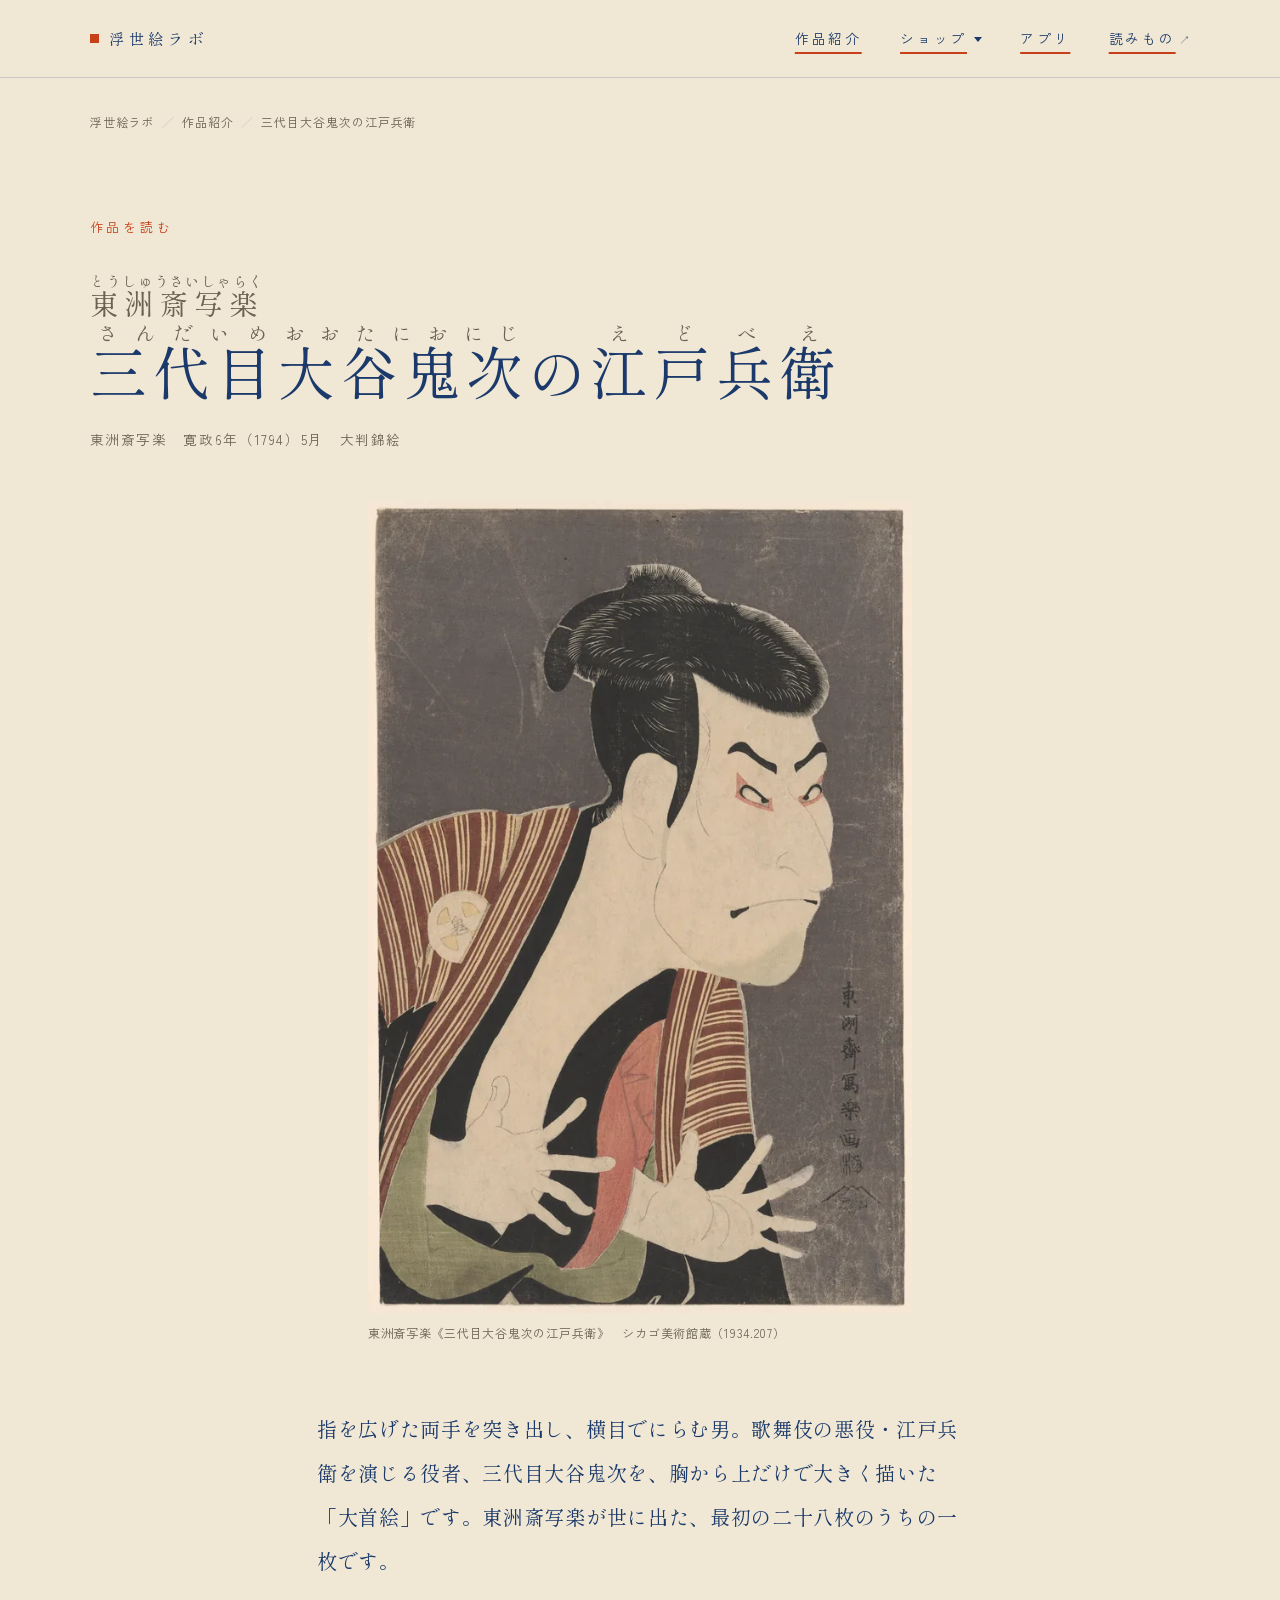
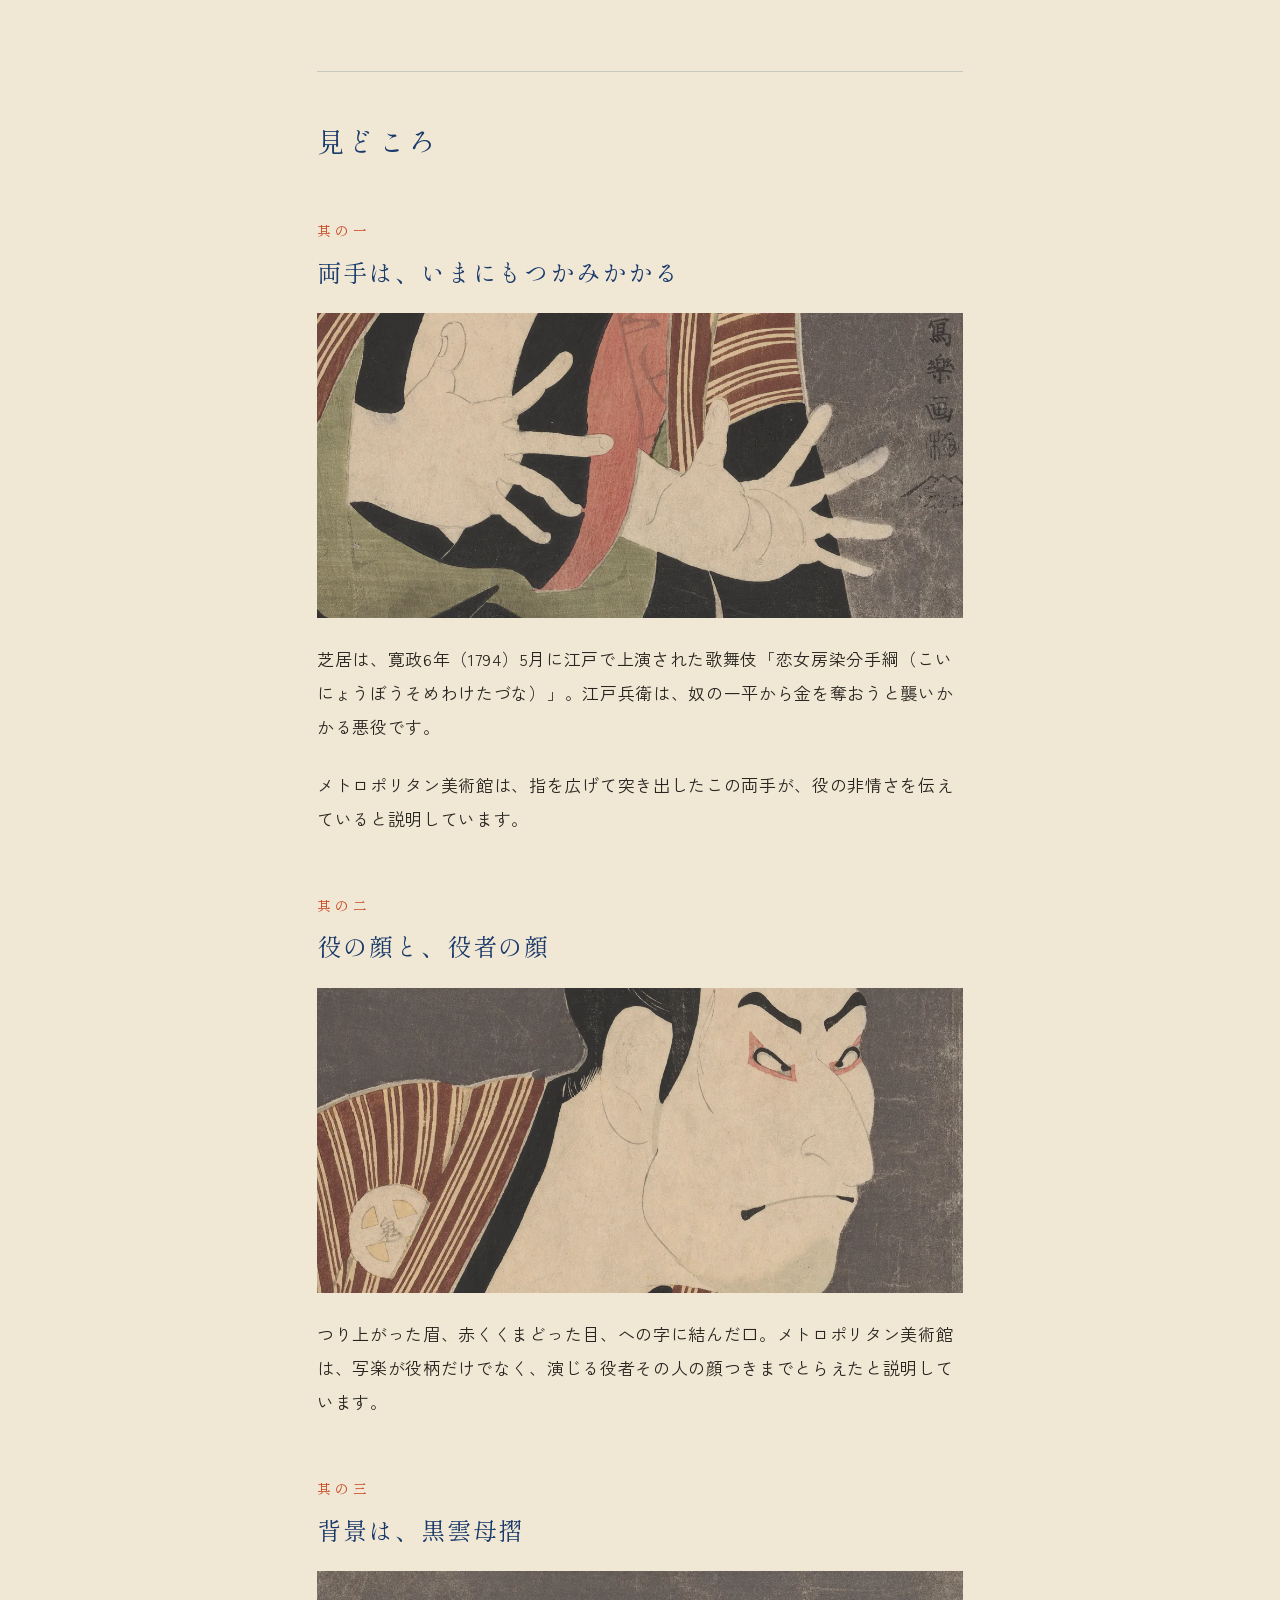
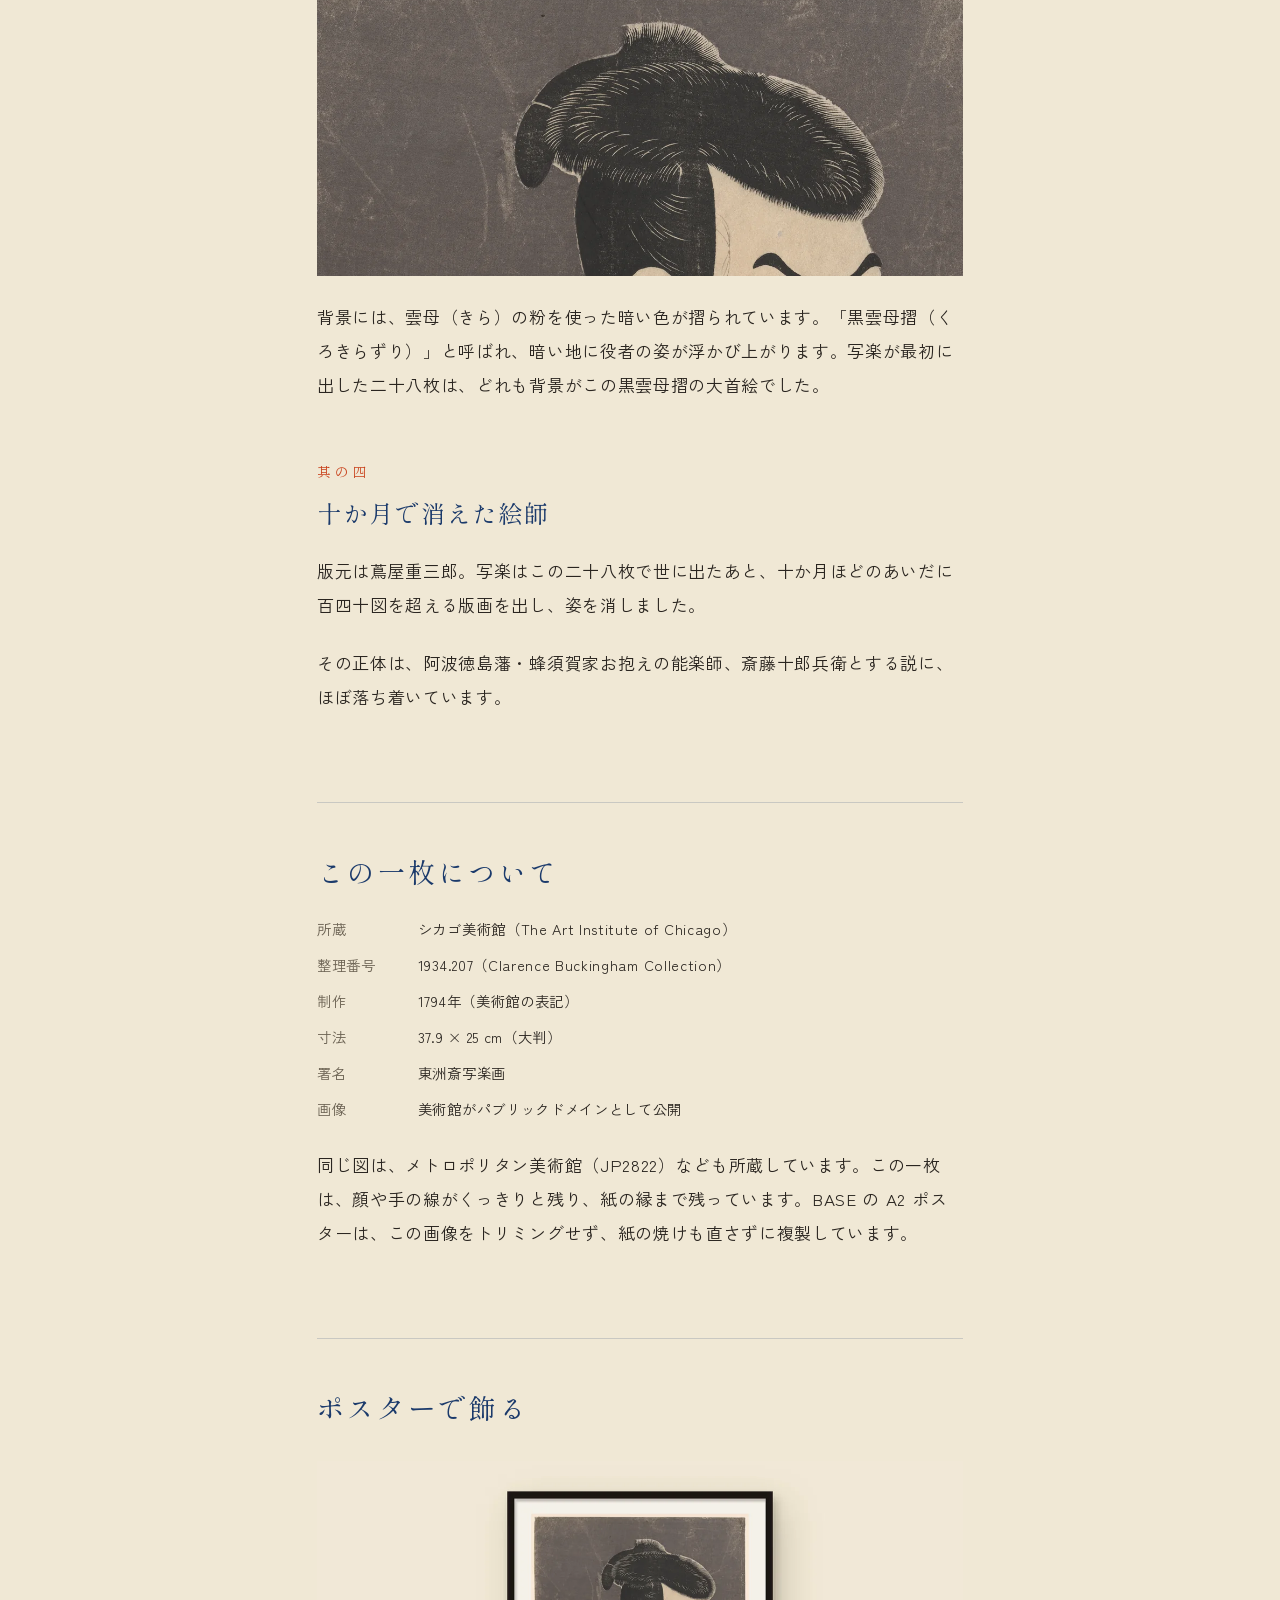
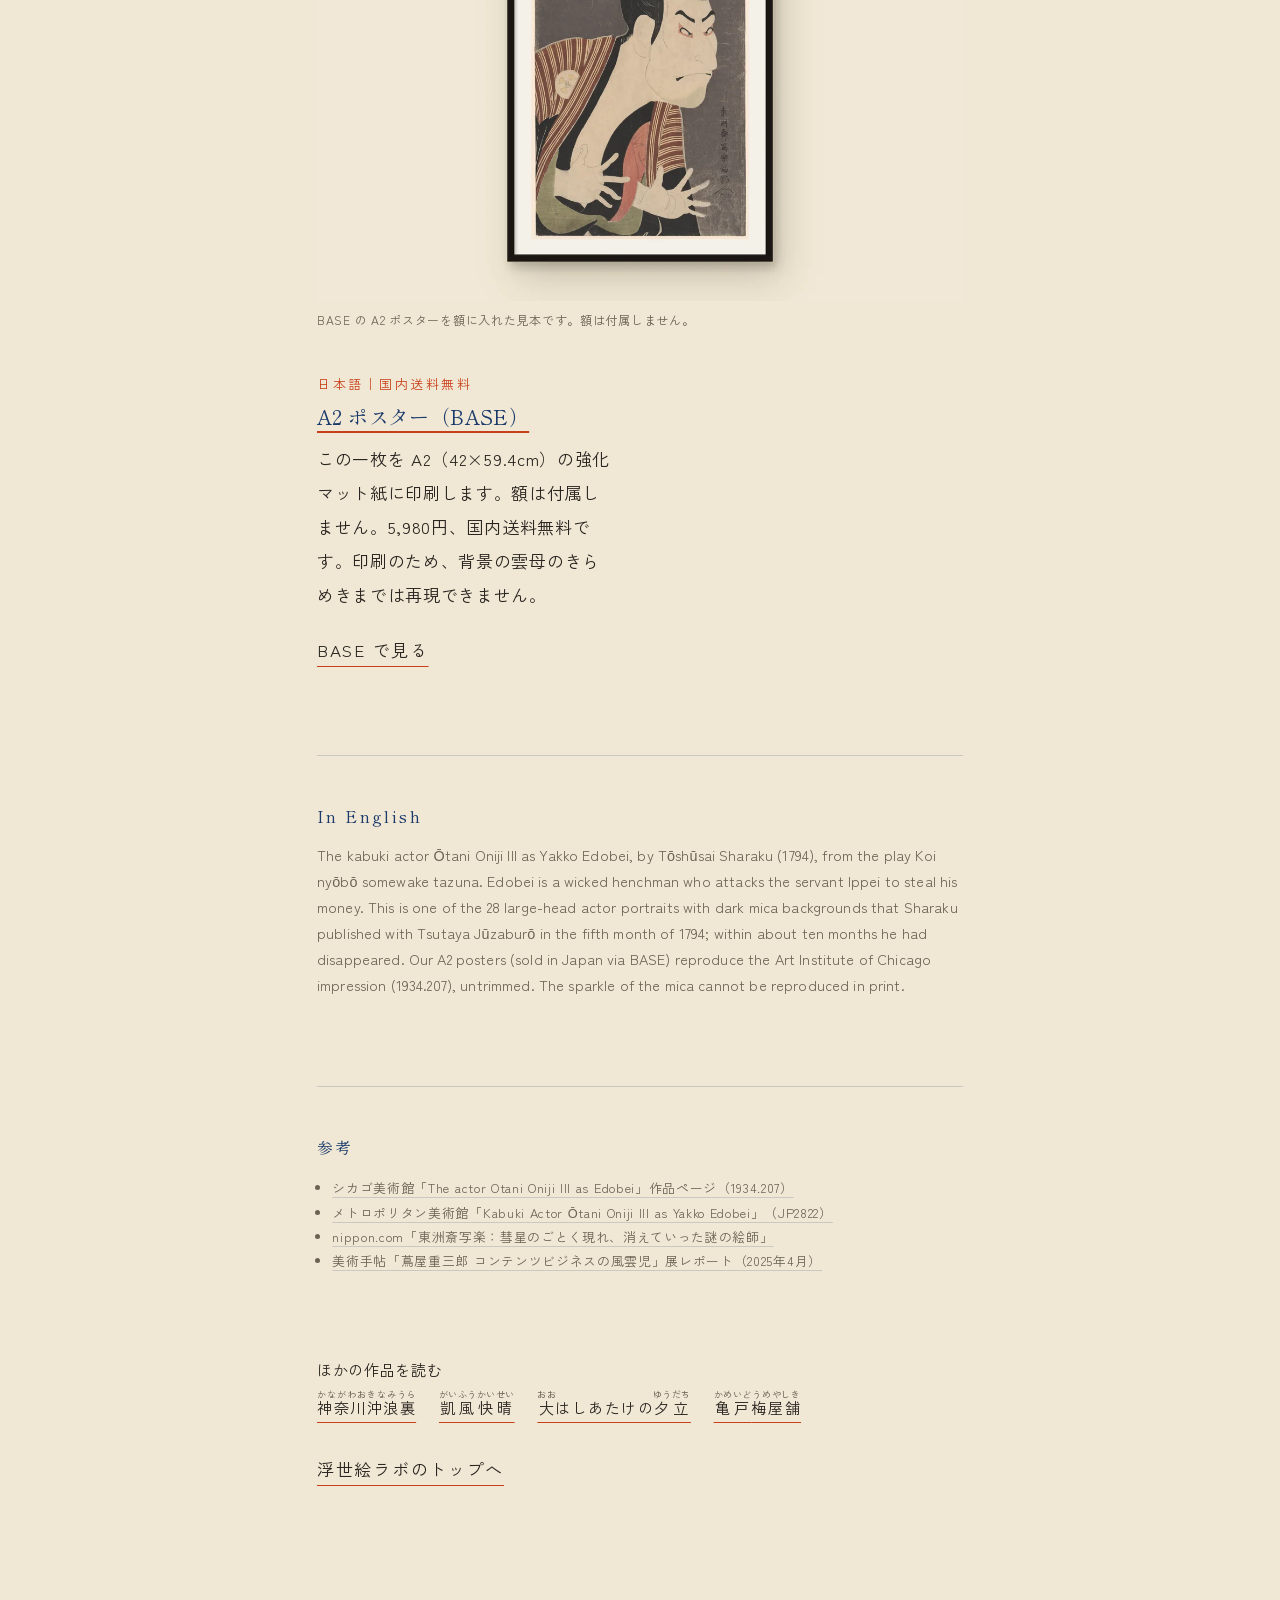
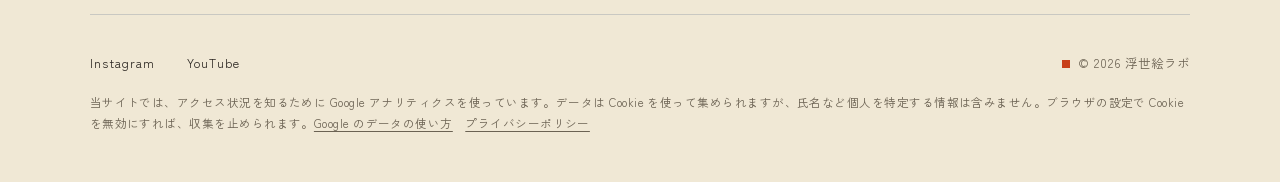
<file: works/otani-oniji-edobei/index.html>
<!doctype html>
<html lang="ja">
<head>
  <meta charset="utf-8">
  <!-- Google アナリティクス -->
  <script async src="https://www.googletagmanager.com/gtag/js?id=G-DBP1GGHJ2B"></script>
  <script>
    window.dataLayer = window.dataLayer || [];
    function gtag(){dataLayer.push(arguments);}
    gtag('js', new Date());
    gtag('config', 'G-DBP1GGHJ2B');
  </script>
  <meta name="viewport" content="width=device-width, initial-scale=1">
  <meta name="robots" content="max-image-preview:large">
  <title>三代目大谷鬼次の江戸兵衛（東洲斎写楽）の見どころと、シカゴ美術館の一枚｜浮世絵ラボ</title>
  <meta name="description" content="東洲斎写楽《三代目大谷鬼次の江戸兵衛》を、両手・顔・黒雲母摺・十か月で消えた絵師の四つから読み解きます。シカゴ美術館が所蔵する一枚（1934.207）を複製したポスターもご紹介します。">
  <link rel="canonical" href="https://ukiyoelab.com/works/otani-oniji-edobei/">
  <meta name="theme-color" content="#1B3A6B">

  <!-- OGP -->
  <meta property="og:type" content="article">
  <meta property="og:site_name" content="浮世絵ラボ">
  <meta property="og:title" content="三代目大谷鬼次の江戸兵衛（東洲斎写楽）の見どころと、シカゴ美術館の一枚">
  <meta property="og:description" content="いまにもつかみかかりそうな両手。写楽が世に出た最初の一枚を、四つの見どころから読み解きます。">
  <meta property="og:url" content="https://ukiyoelab.com/works/otani-oniji-edobei/">
  <meta property="og:image" content="https://ukiyoelab.com/images/works/otani-oniji-edobei-ogp.jpg">
  <meta property="og:image:width" content="1200">
  <meta property="og:image:height" content="630">
  <meta property="og:image:type" content="image/jpeg">
  <meta property="og:locale" content="ja_JP">
  <meta name="twitter:card" content="summary_large_image">

  <link rel="icon" href="/favicon.ico" sizes="any">
  <link rel="apple-touch-icon" href="/images/apple-touch-icon.png">

  <link rel="preconnect" href="https://fonts.googleapis.com">
  <link rel="preconnect" href="https://fonts.gstatic.com" crossorigin>
  <link href="https://fonts.googleapis.com/css2?family=Shippori+Mincho+B1:wght@400;500;700&family=Zen+Kaku+Gothic+New:wght@400&display=swap" rel="stylesheet">

  <script type="application/ld+json">
  {
    "@context": "https://schema.org",
    "@graph": [
      {
        "@type": "Article",
        "headline": "三代目大谷鬼次の江戸兵衛（東洲斎写楽）の見どころと、シカゴ美術館の一枚",
        "image": ["https://ukiyoelab.com/images/works/otani-oniji-edobei-1000.webp"],
        "datePublished": "2026-10-09",
        "dateModified": "2026-10-09",
        "inLanguage": "ja",
        "author": { "@type": "Organization", "name": "浮世絵ラボ", "url": "https://ukiyoelab.com/" },
        "publisher": {
          "@type": "Organization",
          "name": "浮世絵ラボ",
          "url": "https://ukiyoelab.com/",
          "logo": { "@type": "ImageObject", "url": "https://ukiyoelab.com/images/apple-touch-icon.png" }
        },
        "mainEntityOfPage": "https://ukiyoelab.com/works/otani-oniji-edobei/"
      },
      {
        "@type": "BreadcrumbList",
        "itemListElement": [
          { "@type": "ListItem", "position": 1, "name": "浮世絵ラボ", "item": "https://ukiyoelab.com/" },
          { "@type": "ListItem", "position": 2, "name": "作品紹介", "item": "https://ukiyoelab.com/works/" },
          { "@type": "ListItem", "position": 3, "name": "三代目大谷鬼次の江戸兵衛", "item": "https://ukiyoelab.com/works/otani-oniji-edobei/" }
        ]
      }
    ]
  }
  </script>

  <link rel="stylesheet" href="/style.css?v=20261011a">
  <script src="/script.js?v=20261011a" defer></script>
</head>
<body class="page">

<!-- 上部のタブ：作品紹介／ショップ（BASE・Etsy）／アプリ／読みもの -->
<div class="gnav">
  <a class="gnav__name" href="/"><span class="rakkan" aria-hidden="true"></span>浮世絵ラボ</a>
  <nav aria-label="サイトの案内">
    <ul class="gnav__tabs">
      <li><a class="gnav__tab" href="/works/">作品紹介</a></li>
      <li class="gnav__shop">
        <details>
          <summary class="gnav__tab">ショップ<span class="gnav__caret" aria-hidden="true"></span></summary>
          <ul class="gnav__menu">
            <li><a href="https://ukiyoelab.base.shop/" target="_blank" rel="noopener"><span class="gnav__m-name">BASE</span><span class="gnav__m-for">国内のお客さま｜日本語・送料無料</span><span class="gnav__m-arrow" aria-hidden="true">↗</span></a></li>
            <li><a href="https://ukiyoelabjapan.etsy.com/" target="_blank" rel="noopener"><span class="gnav__m-name">Etsy</span><span class="gnav__m-for">海外のお客さま｜英語・米ドル・額装あり</span><span class="gnav__m-arrow" aria-hidden="true">↗</span></a></li>
          </ul>
        </details>
      </li>
      <li><a class="gnav__tab" href="/#apps">アプリ</a></li>
      <li><a class="gnav__tab" href="https://note.com/ukiyoe_lab" target="_blank" rel="noopener">読みもの<span class="gnav__ext" aria-hidden="true">↗</span></a></li>
    </ul>
  </nav>
</div>

<main class="article">

  <nav class="crumbs" aria-label="現在地">
    <ol>
      <li><a href="/">浮世絵ラボ</a></li>
      <li><a href="/works/">作品紹介</a></li>
      <li aria-current="page">三代目大谷鬼次の江戸兵衛</li>
    </ol>
  </nav>

  <header class="article__head">
    <p class="article__kicker">作品を読む</p>
    <h1><span><ruby>東洲斎写楽<rt>とうしゅうさいしゃらく</rt></ruby></span><span><ruby>三代目<rt>さんだいめ</rt></ruby><ruby>大谷鬼次<rt>おおたにおにじ</rt></ruby>の<ruby>江戸兵衛<rt>えどべえ</rt></ruby></span></h1>
    <p class="article__meta">東洲斎写楽　寛政6年（1794）5月　大判錦絵</p>
  </header>

  <figure class="article__hero article__hero--tate">
    <img src="/images/works/otani-oniji-edobei-1000.webp"
         srcset="/images/works/otani-oniji-edobei-640.webp 640w, /images/works/otani-oniji-edobei-1000.webp 1000w"
         sizes="(min-width: 768px) 544px, 100vw"
         width="1000" height="1492"
         alt="東洲斎写楽「三代目大谷鬼次の江戸兵衛」。暗い灰色の背景に、縞の着物の男が横目でにらみ、指を広げた両手を胸の前に突き出している">
    <figcaption>東洲斎写楽《三代目大谷鬼次の江戸兵衛》　シカゴ美術館蔵（1934.207）</figcaption>
  </figure>

  <div class="article__body">
    <p class="article__lead">指を広げた両手を突き出し、横目でにらむ男。歌舞伎の悪役・江戸兵衛を演じる役者、三代目大谷鬼次を、胸から上だけで大きく描いた「大首絵」です。東洲斎写楽が世に出た、最初の二十八枚のうちの一枚です。</p>

    <h2>見どころ</h2>

    <section class="point">
      <p class="point__no">其の一</p>
      <h3>両手は、いまにもつかみかかる</h3>
      <figure class="detail">
        <img src="/images/works/otani-oniji-edobei-hands.webp" width="1200" height="566" loading="lazy"
             alt="指を大きく広げて、胸の前に突き出した両手の部分">
      </figure>
      <p>芝居は、寛政6年（1794）5月に江戸で上演された歌舞伎「恋女房染分手綱（こいにょうぼうそめわけたづな）」。江戸兵衛は、奴の一平から金を奪おうと襲いかかる悪役です。</p>
      <p>メトロポリタン美術館は、指を広げて突き出したこの両手が、役の非情さを伝えていると説明しています。</p>
    </section>

    <section class="point">
      <p class="point__no">其の二</p>
      <h3>役の顔と、役者の顔</h3>
      <figure class="detail">
        <img src="/images/works/otani-oniji-edobei-face.webp" width="1200" height="566" loading="lazy"
             alt="つり上がった眉と赤くくまどった目、への字に結んだ口の横顔の部分">
      </figure>
      <p>つり上がった眉、赤くくまどった目、への字に結んだ口。メトロポリタン美術館は、写楽が役柄だけでなく、演じる役者その人の顔つきまでとらえたと説明しています。</p>
    </section>

    <section class="point">
      <p class="point__no">其の三</p>
      <h3>背景は、黒雲母摺</h3>
      <figure class="detail">
        <img src="/images/works/otani-oniji-edobei-mica.webp" width="1200" height="566" loading="lazy"
             alt="暗い灰色の背景と、細い線で彫られた髷の部分">
      </figure>
      <p>背景には、雲母（きら）の粉を使った暗い色が摺られています。「黒雲母摺（くろきらずり）」と呼ばれ、暗い地に役者の姿が浮かび上がります。写楽が最初に出した二十八枚は、どれも背景がこの黒雲母摺の大首絵でした。</p>
    </section>

    <section class="point">
      <p class="point__no">其の四</p>
      <h3>十か月で消えた絵師</h3>
      <p>版元は蔦屋重三郎。写楽はこの二十八枚で世に出たあと、十か月ほどのあいだに百四十図を超える版画を出し、姿を消しました。</p>
      <p>その正体は、阿波徳島藩・蜂須賀家お抱えの能楽師、斎藤十郎兵衛とする説に、ほぼ落ち着いています。</p>
    </section>

    <h2>この一枚について</h2>
    <dl class="facts">
      <dt>所蔵</dt><dd>シカゴ美術館（The Art Institute of Chicago）</dd>
      <dt>整理番号</dt><dd>1934.207（Clarence Buckingham Collection）</dd>
      <dt>制作</dt><dd>1794年（美術館の表記）</dd>
      <dt>寸法</dt><dd>37.9 × 25 cm（大判）</dd>
      <dt>署名</dt><dd>東洲斎写楽画</dd>
      <dt>画像</dt><dd>美術館がパブリックドメインとして公開</dd>
    </dl>
    <p>同じ図は、メトロポリタン美術館（JP2822）なども所蔵しています。この一枚は、顔や手の線がくっきりと残り、紙の縁まで残っています。BASE の A2 ポスターは、この画像をトリミングせず、紙の焼けも直さずに複製しています。</p>

    <h2>ポスターで飾る</h2>
    <figure class="detail detail--framed">
      <img src="/images/works/otani-oniji-edobei-framed.webp" width="1200" height="816" loading="lazy"
           alt="この一枚を額に入れて飾った見本">
      <figcaption>BASE の A2 ポスターを額に入れた見本です。額は付属しません。</figcaption>
    </figure>
    <div class="buy">
      <article class="buy__item">
        <p class="shops__where">日本語｜国内送料無料</p>
        <h3><a class="name-link" href="https://ukiyoelab.base.shop/items/161162682" target="_blank" rel="noopener">A2 ポスター（BASE）</a></h3>
        <p>この一枚を A2（42×59.4cm）の強化マット紙に印刷します。額は付属しません。5,980円、国内送料無料です。印刷のため、背景の雲母のきらめきまでは再現できません。</p>
        <a class="link" href="https://ukiyoelab.base.shop/items/161162682" target="_blank" rel="noopener">BASE で見る</a>
      </article>
    </div>

    <section class="en" lang="en" aria-label="In English">
      <h2>In English</h2>
      <p>The kabuki actor Ōtani Oniji III as Yakko Edobei, by Tōshūsai Sharaku (1794), from the play Koi nyōbō somewake tazuna. Edobei is a wicked henchman who attacks the servant Ippei to steal his money. This is one of the 28 large-head actor portraits with dark mica backgrounds that Sharaku published with Tsutaya Jūzaburō in the fifth month of 1794; within about ten months he had disappeared. Our A2 posters (sold in Japan via BASE) reproduce the Art Institute of Chicago impression (1934.207), untrimmed. The sparkle of the mica cannot be reproduced in print.</p>
    </section>

    <section class="sources" aria-labelledby="sources-title">
      <h2 id="sources-title">参考</h2>
      <ul>
        <li><a href="https://www.artic.edu/artworks/18765" target="_blank" rel="noopener">シカゴ美術館「The actor Otani Oniji III as Edobei」作品ページ（1934.207）</a></li>
        <li><a href="https://www.metmuseum.org/art/collection/search/37358" target="_blank" rel="noopener">メトロポリタン美術館「Kabuki Actor Ōtani Oniji III as Yakko Edobei」（JP2822）</a></li>
        <li><a href="https://www.nippon.com/ja/japan-topics/b11604/" target="_blank" rel="noopener">nippon.com「東洲斎写楽：彗星のごとく現れ、消えていった謎の絵師」</a></li>
        <li><a href="https://bijutsutecho.com/magazine/news/report/30612" target="_blank" rel="noopener">美術手帖「蔦屋重三郎 コンテンツビジネスの風雲児」展レポート（2025年4月）</a></li>
      </ul>
    </section>

    <nav class="readlist article__more" aria-label="ほかの作品を読む">
      <p class="readlist__head">ほかの作品を読む</p>
      <ul>
      <li><a class="link" href="/works/kanagawa-oki-nami-ura/"><ruby>神奈川沖浪裏<rt>かながわおきなみうら</rt></ruby></a></li>
      <li><a class="link" href="/works/gaifu-kaisei/"><ruby>凱風快晴<rt>がいふうかいせい</rt></ruby></a></li>
      <li><a class="link" href="/works/ohashi-atake-no-yudachi/"><ruby>大<rt>おお</rt></ruby>はしあたけの<ruby>夕立<rt>ゆうだち</rt></ruby></a></li>
      <li><a class="link" href="/works/kameido-umeyashiki/"><ruby>亀戸<rt>かめいど</rt></ruby><ruby>梅屋舗<rt>うめやしき</rt></ruby></a></li>
    </ul>
    </nav>
    <p class="article__back"><a class="link" href="/">浮世絵ラボのトップへ</a></p>
  </div>
</main>

<footer class="footer">
  <ul class="footer__sns">
    <li><a href="https://www.instagram.com/ukiyoe_lab/" target="_blank" rel="noopener">Instagram</a></li>
    <li><a href="https://www.youtube.com/@ukiyoe_lab" target="_blank" rel="noopener">YouTube</a></li>
  </ul>
  <p class="footer__note">当サイトでは、アクセス状況を知るために Google アナリティクスを使っています。データは Cookie を使って集められますが、氏名など個人を特定する情報は含みません。ブラウザの設定で Cookie を無効にすれば、収集を止められます。<a href="https://policies.google.com/technologies/partner-sites?hl=ja" target="_blank" rel="noopener">Google のデータの使い方</a>　<a href="/privacy/">プライバシーポリシー</a></p>
  <p class="footer__copy"><span class="rakkan" aria-hidden="true"></span>© 2026 浮世絵ラボ</p>
</footer>

</body>
</html>
</file>
<file: style.css>
/* ===== 色と書体 ===== */
:root {
  --washi: #F0E8D5;   /* 地 */
  --ai: #1B3A6B;      /* 濃い面・見出し */
  --yoru: #0F1B2E;    /* ヒーローの重ね（夜の藍） */
  --shu: #C8401A;     /* 落款と下線のみ */
  --sumi: #2A2520;    /* 本文 */
  --usuzumi: #6B6253; /* 補足 */
  --rule: rgba(27, 58, 107, 0.18);
  --gutter: clamp(1.25rem, 7vw, 8rem);
  --mincho: "Shippori Mincho B1", "Hiragino Mincho ProN", "Yu Mincho", serif;
  --gothic: "Zen Kaku Gothic New", "Hiragino Sans", "Yu Gothic", sans-serif;
}

*, *::before, *::after { box-sizing: border-box; }

body {
  margin: 0;
  background: var(--washi);
  color: var(--sumi);
  font-family: var(--gothic);
  font-size: 16px;
  line-height: 2;
  letter-spacing: 0.04em;
  -webkit-text-size-adjust: 100%;
}

h1, h2, h3 { font-family: var(--mincho); font-weight: 400; line-height: 1.5; margin: 0; color: var(--ai); }
p { margin: 0; }
ul { list-style: none; margin: 0; padding: 0; }
a { color: inherit; }
img { display: block; max-width: 100%; height: auto; }

:focus-visible { outline: 2px solid var(--ai); outline-offset: 4px; }
.hero :focus-visible { outline-color: var(--washi); }

.sr-only {
  position: absolute; width: 1px; height: 1px;
  margin: -1px; padding: 0; overflow: hidden;
  clip-path: inset(50%); white-space: nowrap;
}

/* リンク：塗りボタンにせず、朱の細い下線 */
.link {
  text-decoration: underline;
  text-decoration-color: var(--shu);
  text-decoration-thickness: 1px;
  text-underline-offset: 0.5em;
  letter-spacing: 0.1em;
  white-space: nowrap;
}
.link:hover { text-decoration-thickness: 2px; }

/* 落款：朱の小さな正方形。屋号と © の脇だけ */
.rakkan {
  display: inline-block;
  width: 0.6em; height: 0.6em;
  background: var(--shu);
  flex: none;
}

/* ===== 上部のタブ（全ページ共通） =====
   作品紹介／ショップ（BASE・Etsy の小窓）／アプリ／読みもの。
   タブには朱の下線を引いて、押せる場所だとわかるようにする。
   トップでは絵の上に重ね、絵を過ぎたら生成りの帯になる。
   下層ページでは最初から生成りの帯。
   JavaScript があるときだけ画面上部に留める（has-gnav）。 */
.gnav {
  position: relative; z-index: 50;
  display: flex; justify-content: space-between; align-items: center; gap: 1rem 2rem;
  padding: 1.25rem var(--gutter);
  background: var(--washi);
  color: var(--ai);
  border-bottom: 1px solid var(--rule);
  transition: background-color 0.3s, color 0.3s, border-color 0.3s, transform 0.3s;
}
.gnav--over {
  position: absolute; top: 0; left: 0; right: 0;
  background: transparent;
  color: var(--washi);
  border-bottom-color: transparent;
}
.has-gnav .gnav { position: fixed; top: 0; left: 0; right: 0; }
.has-gnav body.page { padding-top: var(--gnav-h, 0px); }
.gnav--over.is-solid { background: var(--washi); color: var(--ai); border-bottom-color: var(--rule); }
/* 絵の上を通っているあいだは、夜の藍を薄く敷いて縦書きのキャッチと重ならないようにする */
.gnav--over.is-compact:not(.is-solid) {
  background: rgba(15, 27, 46, 0.78);
  -webkit-backdrop-filter: blur(6px);
          backdrop-filter: blur(6px);
}
.gnav :focus-visible { outline-color: currentColor; }

.gnav__name {
  display: flex; align-items: center; gap: 0.7em;
  font-family: var(--mincho);
  font-size: 0.95rem;
  letter-spacing: 0.3em;
  line-height: 1.6;
  text-decoration: none;
}
.gnav__tabs { display: flex; align-items: center; gap: 2.4rem; }
.gnav__tabs > li { position: relative; }
.gnav__tab {
  display: inline-block;
  padding: 0.5em 0;
  font-size: 0.85rem;
  letter-spacing: 0.2em;
  line-height: 1.6;
  cursor: pointer;
  text-decoration: underline;
  text-decoration-color: var(--shu);
  text-decoration-thickness: 2px;
  text-underline-offset: 0.6em;
}
.gnav__tab:hover,
.gnav__tab[aria-current="page"],
.gnav__shop details[open] .gnav__tab { text-decoration-thickness: 4px; }
/* ↗ と ▼ は下線から外す（inline-block の中身には親の下線が及ばない） */
.gnav__ext {
  display: inline-block;
  margin-left: 0.35em;
  font-size: 0.8em;
  letter-spacing: 0;
  opacity: 0.75;
}
.gnav__caret {
  display: inline-block;
  width: 0; height: 0;
  margin-left: 0.5em;
  border-left: 0.3em solid transparent;
  border-right: 0.3em solid transparent;
  border-top: 0.38em solid currentColor;
  vertical-align: 0.15em;
  transition: transform 0.2s;
}
.gnav__shop details[open] .gnav__caret { transform: rotate(180deg); }
.gnav__shop summary { list-style: none; }
.gnav__shop summary::-webkit-details-marker { display: none; }

/* ショップの小窓 */
.gnav__menu {
  position: absolute; top: calc(100% + 0.7rem); right: -1.3rem;
  width: 21rem;
  padding: 0.3rem 1.3rem;
  background: var(--washi);
  color: var(--sumi);
  border: 1px solid var(--rule);
  border-top: 3px solid var(--ai);
  box-shadow: 0 14px 34px rgba(15, 27, 46, 0.22);
}
.gnav__menu li + li { border-top: 1px solid var(--rule); }
.gnav__menu a {
  display: grid;
  grid-template-columns: 1fr auto;
  column-gap: 1em;
  padding: 0.9rem 0;
  text-decoration: none;
}
.gnav__m-name {
  font-family: var(--mincho);
  font-size: 1.15rem;
  line-height: 1.5;
  letter-spacing: 0.08em;
  color: var(--ai);
}
.gnav__m-for {
  grid-column: 1;
  font-size: 0.75rem;
  line-height: 1.6;
  letter-spacing: 0.06em;
  color: var(--usuzumi);
}
.gnav__m-arrow { grid-column: 2; grid-row: 1 / 3; align-self: center; color: var(--shu); }
.gnav__menu a:hover .gnav__m-name,
.gnav__menu a:focus-visible .gnav__m-name {
  text-decoration: underline;
  text-decoration-color: var(--shu);
  text-underline-offset: 0.3em;
}
.gnav__menu a:focus-visible { outline-color: var(--ai); outline-offset: 2px; }

/* スマホ：屋号の下にタブを一列。スクロールしたら屋号の段を上へ逃がし、タブだけ残す */
@media (max-width: 767px) {
  .gnav {
    flex-direction: column; align-items: stretch;
    gap: 0.5rem;
    padding: 0.9rem var(--gutter) 0;
  }
  .gnav__tabs {
    justify-content: space-between;
    gap: 0;
    border-top: 1px solid var(--rule);
  }
  .gnav--over .gnav__tabs { border-top-color: rgba(240, 232, 213, 0.32); }
  .gnav--over.is-solid .gnav__tabs { border-top-color: var(--rule); }
  .gnav__tab {
    padding: 0.75em 0 0.85em;
    font-size: 0.86rem;
    letter-spacing: 0.1em;
  }
  .gnav__tabs > li.gnav__shop { position: static; }
  .gnav__menu { top: 100%; left: var(--gutter); right: var(--gutter); width: auto; }
  .gnav.is-compact { transform: translateY(calc(-1 * var(--gnav-row1, 0px))); }
  .gnav.is-compact .gnav__tabs { border-top-color: transparent; }
  .gnav.is-compact:has(:focus-visible) { transform: none; }
}

/* ===== ヒーロー：作品を全面に敷き、夜の藍を重ねて文字を置く ===== */
.hero {
  position: relative;
  min-height: 88svh;
  overflow: hidden;
  color: var(--washi);
  background: var(--yoru);
  isolation: isolate;
}
.hero__bg, .hero__bg img {
  position: absolute; inset: 0;
  width: 100%; height: 100%;
}
.hero__bg img { object-fit: cover; object-position: 50% 40%; z-index: -2; }
/* 重ね：全体を少し沈め、文字の側（上と右）をさらに暗く */
.hero::after {
  content: "";
  position: absolute; inset: 0; z-index: -1;
  background:
    linear-gradient(to bottom, rgba(15, 27, 46, 0.72) 0%, rgba(15, 27, 46, 0) 30%),
    linear-gradient(to left, rgba(15, 27, 46, 0.78) 0%, rgba(15, 27, 46, 0.25) 38%, rgba(15, 27, 46, 0) 60%),
    linear-gradient(to top, rgba(15, 27, 46, 0.7) 0%, rgba(15, 27, 46, 0) 22%);
}

/* 縦書きのキャッチ：1文字ずつ積む */
.hero__catch {
  position: absolute;
  top: 50%; right: var(--gutter);
  transform: translateY(-50%);
  width: 1em;
  color: var(--washi);
  font-size: clamp(1.7rem, 2.6vw, 2.6rem);
  font-weight: 500;
  letter-spacing: 0;
  line-height: 1.45;
  text-shadow: 0 0 18px rgba(15, 27, 46, 0.55);
}
.hero__catch span { display: block; text-align: center; }
/* 縦組みの読点。横組みの字形は em ボックスの左下に入るので、
   半分ずつ送って右上に置く。高さは半字分に詰める */
.hero__catch span.kuten {
  height: 0.5em;
  line-height: 1;
  transform: translate(0.5em, -0.5em);
}

.hero__credit {
  position: absolute; left: var(--gutter); bottom: clamp(1rem, 3vh, 1.75rem);
  max-width: 60%;
  font-size: 0.7rem;
  line-height: 1.7;
  letter-spacing: 0.06em;
  color: rgba(240, 232, 213, 0.78);
}

/* ===== 前書き ===== */
.lead {
  margin: 0 var(--gutter);
  padding: clamp(4rem, 11vw, 10rem) 0;
  font-family: var(--mincho);
  font-size: clamp(1.2rem, 3.2vw, 2.1rem);
  line-height: 2.3;
  letter-spacing: 0.14em;
  color: var(--ai);
}
/* 文節ごとに折り返す */
.lead span { display: inline-block; }

/* ===== アートポスター：二つのシリーズ ===== */
.series {
  margin: 0 var(--gutter);
  padding: 0 0 clamp(4rem, 10vw, 8rem);
}
.series__title {
  padding-top: clamp(2.5rem, 6vw, 4rem);
  border-top: 1px solid var(--rule);
  font-size: 0.95rem;
  letter-spacing: 0.25em;
}
.series__item {
  display: grid;
  gap: 1.25rem;
  padding: clamp(2.5rem, 7vw, 6rem) 0 0;
}
.series__figure { margin: 0; }
.series__figure img { width: 100%; max-width: 25rem; margin: 0 auto; }
/* 一字の題：大きな明朝。飾りなので読み上げない */
.series__mark {
  font-family: var(--mincho);
  font-weight: 700;
  font-size: clamp(4.5rem, 14vw, 9.5rem);
  line-height: 1;
  color: var(--ai);
}
.series__body h3 {
  font-size: clamp(1.6rem, 4vw, 2.4rem);
  letter-spacing: 0.08em;
}
.series__kind {
  margin: 0.2em 0 1.2em;
  color: var(--shu);
  font-size: 0.85rem;
  letter-spacing: 0.3em;
}
.series__body p:not(.series__kind):not(.series__note) { max-width: 30em; }
.series__note { margin-top: 0.6em; color: var(--usuzumi); font-size: 0.78rem; }
.series__body .link { display: inline-block; margin-top: 1.6em; }
.series__foot {
  margin-top: clamp(3rem, 7vw, 5rem);
  color: var(--usuzumi);
  font-size: 0.85rem;
}

/* スマホ：作品→題と名前→説明 の順。題は名前の左に添える */
@media (max-width: 767px) {
  .series__item { grid-template-columns: auto 1fr; column-gap: 1rem; }
  .series__figure { grid-column: 1 / -1; }
  .series__figure img { max-width: 82%; }
  .series__mark { grid-column: 1; align-self: start; font-size: 4.2rem; }
  .series__body { grid-column: 2; padding-top: 0.4rem; }
}

/* ===== お求めは：国内は BASE、海外は Etsy ===== */
.shops {
  margin: 0 var(--gutter);
  padding: 0 0 clamp(4rem, 10vw, 8rem);
  scroll-margin-top: calc(var(--gnav-h, 6rem) + 0.5rem);
}
.shops__title {
  padding-top: clamp(2.5rem, 6vw, 4rem);
  border-top: 1px solid var(--rule);
  font-size: 0.95rem;
  letter-spacing: 0.25em;
}
.shops__list {
  display: grid;
  gap: clamp(2.5rem, 6vw, 4rem);
  margin-top: clamp(2rem, 5vw, 3.5rem);
}
.shops__where {
  color: var(--shu);
  font-size: 0.8rem;
  letter-spacing: 0.2em;
}
.shops__item h3 {
  margin: 0.3em 0 0.6em;
  font-size: clamp(1.8rem, 4.5vw, 2.6rem);
  letter-spacing: 0.08em;
}
.shops__item p:not(.shops__where) { max-width: 30em; }
.shops__en {
  margin-top: 1em;
  color: var(--usuzumi);
  font-size: 0.85rem;
  line-height: 1.75;
  letter-spacing: 0.01em;
}
.shops__item .link { display: inline-block; margin-top: 1.4em; }

/* ===== そのほかの届けもの：藍の面 ===== */
.works {
  padding: clamp(4.5rem, 11vw, 9rem) var(--gutter);
  background: var(--ai);
  color: var(--washi);
}
.works h3 {
  color: var(--washi);
  font-size: clamp(1.7rem, 4vw, 2.6rem);
  letter-spacing: 0.08em;
}
/* 名前そのものを入口に：朱の下線（江戸ジャーナル・大全・BASE・Etsy） */
.name-link {
  text-decoration: underline;
  text-decoration-color: var(--shu);
  text-decoration-thickness: 2px;
  text-underline-offset: 0.32em;
}
.name-link:hover { text-decoration-thickness: 3px; }
.works__sub {
  margin-top: 0.5em;
  font-family: var(--mincho);
  font-size: clamp(0.95rem, 2vw, 1.1rem);
  letter-spacing: 0.1em;
  color: rgba(240, 232, 213, 0.86);
}
.works__body {
  max-width: 30em;
  margin-top: 1.4em;
  font-size: 0.92rem;
  line-height: 2.05;
  color: rgba(240, 232, 213, 0.8);
}
.works__meta {
  margin-top: 1.6em;
  font-size: 0.8rem;
  letter-spacing: 0.12em;
  color: rgba(240, 232, 213, 0.62);
}
.works .link { display: inline-block; margin-top: 0.9em; }
.works :focus-visible { outline-color: var(--washi); }
/* タブの名前（アプリ・読みもの）と揃えた小見出し */
.works__label {
  margin-bottom: 1.1rem;
  font-size: 0.8rem;
  letter-spacing: 0.3em;
  color: rgba(240, 232, 213, 0.62);
}
#apps { scroll-margin-top: calc(var(--gnav-h, 6rem) + 2.5rem); }

/* 江戸ジャーナル：日本橋から京まで、五十五の地点を一本の道に */
.journal { display: grid; gap: 0 3rem; }
.road { grid-column: 1 / -1; margin: clamp(2.5rem, 6vw, 4rem) 0 0; }
.road__track { position: relative; padding-top: 34px; }
/* 点は端の名所の半径（4.5px）だけ内側から、等間隔に置く */
.road { --pad: 4.5px; }
.road__stops {
  position: relative;
  margin: 0; padding: 0; list-style: none;
  height: 12px;
}
/* 道の線：歩いた所は濃く、先は淡く */
.road__stops::before,
.road__stops::after {
  content: "";
  position: absolute; left: var(--pad); top: 50%;
  height: 1px;
  background: rgba(240, 232, 213, 0.28);
}
.road__stops::before { right: var(--pad); }
.road__stops::after {
  width: calc(10 / 54 * (100% - 2 * var(--pad)));
  height: 2px; margin-top: -0.5px;
  background: var(--washi);
}
.road__stop {
  position: absolute; top: 50%;
  left: calc(var(--i) / 54 * (100% - 2 * var(--pad)) + var(--pad));
  transform: translate(-50%, -50%);
  width: 5px; height: 5px;
  border-radius: 50%;
  border: 1px solid rgba(240, 232, 213, 0.45);
  background: var(--ai);
}
.road__stop.is-passed { border-color: var(--washi); background: var(--washi); }
.road__stop.is-meisho { width: 9px; height: 9px; }
.road__stop.is-meisho.is-passed { background: var(--shu); border-color: var(--washi); }
.road__traveler {
  position: absolute; top: 0;
  left: calc(var(--at) / 54 * (100% - 2 * var(--pad)) + var(--pad));
  transform: translateX(-50%);
  line-height: 0;
}
.road__traveler svg { fill: var(--washi); }
.road__traveler .staff { stroke: var(--washi); stroke-width: 1.4; fill: none; stroke-linecap: round; }
.road__labels {
  position: relative;
  display: flex; justify-content: space-between;
  margin-top: 0.9rem;
  font-family: var(--mincho);
  font-size: 0.8rem;
  letter-spacing: 0.15em;
  color: rgba(240, 232, 213, 0.78);
}
.road__here {
  position: absolute; top: 0;
  left: calc(var(--at) / 54 * (100% - 2 * var(--pad)) + var(--pad));
  transform: translateX(-50%);
  color: var(--washi);
}
/* 名所の名：縦に、点の真下に置く（広い画面だけ） */
.road__names { display: none; }
@media (min-width: 768px) {
  .road { --pad: 6px; }
  .road__track { padding-top: 40px; }
  .road__stops { height: 14px; }
  .road__stop { width: 7px; height: 7px; }
  .road__stop.is-meisho { width: 12px; height: 12px; }
  .road__traveler svg { width: 28px; height: 35px; }
  .road__labels { display: none; }
  .road__names {
    display: block;
    position: relative;
    height: 7.5em;
    margin: 0.9rem 0 0; padding: 0; list-style: none;
    font-family: var(--mincho);
    font-size: 0.82rem;
    color: rgba(240, 232, 213, 0.7);
  }
  .road__names li {
    position: absolute; top: 0;
    left: calc(var(--i) / 54 * (100% - 2 * var(--pad)) + var(--pad));
    transform: translateX(-50%);
    writing-mode: vertical-rl;
    letter-spacing: 0.18em;
    line-height: 1;
  }
  .road__names li.is-here { color: var(--washi); }
}
@media (max-width: 767px) {
  /* 狭い画面では、いまいる宿の名を旅人の右に添える */
  .road__labels .road__here {
    top: calc(-0.9rem - 12px - 34px + 6px);
    margin-left: 16px;
    transform: none;
  }
}
@media (max-width: 599px) {
  .road { --pad: 3.5px; }
  .road__stop { width: 4px; height: 4px; }
  .road__stop.is-meisho { width: 7px; height: 7px; }
}
.road figcaption {
  margin-top: 1.4rem;
  font-size: 0.8rem;
  line-height: 1.9;
  letter-spacing: 0.06em;
  color: rgba(240, 232, 213, 0.62);
}

/* 一度だけの道行き：見えた時に、日本橋から箱根まで歩く */
.js .road:not(.is-walked) .road__stops::after { width: 0; }
.js .road:not(.is-walked) .road__stop.is-passed { background: var(--ai); border-color: rgba(240, 232, 213, 0.45); }
.js .road:not(.is-walked) .road__traveler { left: var(--pad); opacity: 0; }
.js .road:not(.is-walked) .road__here { opacity: 0; }
.js .road .road__stops::after { transition: width 1.6s cubic-bezier(0.45, 0, 0.3, 1); }
.js .road .road__stop.is-passed { transition: background-color 0.3s, border-color 0.3s; transition-delay: calc(var(--i) * 0.145s); }
.js .road .road__traveler { transition: left 1.6s cubic-bezier(0.45, 0, 0.3, 1), opacity 0.4s; }
.js .road .road__here { transition: opacity 0.6s 1.5s; }

/* 江戸暮らし大全：藍の面に、生成りの目次を一枚 */
.taizen {
  display: grid;
  gap: 2.5rem 4rem;
  margin-top: clamp(4.5rem, 10vw, 7rem);
  padding-top: clamp(3.5rem, 8vw, 5.5rem);
  border-top: 1px solid rgba(240, 232, 213, 0.22);
}
.contents {
  align-self: start;
  padding: clamp(1.6rem, 4vw, 2.4rem) clamp(1.4rem, 4vw, 2.6rem);
  background: var(--washi);
  color: var(--sumi);
  /* 子持ち罫：上下に太い線と細い線 */
  border-top: 3px solid var(--ai);
  border-bottom: 3px solid var(--ai);
  box-shadow: inset 0 5px 0 var(--washi), inset 0 6px 0 var(--ai), inset 0 -5px 0 var(--washi), inset 0 -6px 0 var(--ai);
}
.contents__head {
  font-family: var(--mincho);
  font-size: 0.85rem;
  letter-spacing: 0.25em;
  color: var(--ai);
}
.contents ol { margin: 1rem 0 0; padding: 0; list-style: none; }
.contents li + li { border-top: 1px solid rgba(42, 37, 32, 0.14); }
.contents a {
  display: grid;
  grid-template-columns: 6.2em 1fr;
  gap: 0.15em 0.8em;
  padding: 1em 0;
  text-decoration: none;
}
.contents__no {
  grid-row: 1 / 3;
  padding-top: 0.25em;
  font-size: 0.72rem;
  letter-spacing: 0.12em;
  color: var(--shu);
}
.contents__name {
  font-family: var(--mincho);
  font-size: 1.1rem;
  letter-spacing: 0.1em;
  color: var(--ai);
}
.contents__hook {
  font-family: var(--mincho);
  font-size: 0.88rem;
  line-height: 1.7;
  color: var(--usuzumi);
}
.contents__hook::before { content: "── "; }
.contents a:hover .contents__name,
.contents a:focus-visible .contents__name {
  text-decoration: underline;
  text-decoration-color: var(--shu);
  text-underline-offset: 0.35em;
}
.contents a:focus-visible { outline-color: var(--ai); outline-offset: 2px; }
@media (max-width: 767px) {
  .contents a { grid-template-columns: 1fr; gap: 0.2em; }
  .contents__no { grid-row: auto; padding-top: 0; }
}

/* ===== 運営者情報 ===== */
.info {
  margin: 0 var(--gutter);
  padding: clamp(5rem, 12vw, 9rem) 0 clamp(3.5rem, 8vw, 6rem);
  font-size: 0.85rem;
}
.info__title {
  margin-bottom: 2rem;
  font-size: 0.95rem;
  letter-spacing: 0.25em;
}
.info dl { margin: 0 0 2.5rem; max-width: 42em; }
.info dt { color: var(--usuzumi); }
.info dd { margin: 0 0 1rem; }
.info__note {
  max-width: 42em;
  color: var(--usuzumi);
  font-size: 0.78rem;
  line-height: 1.9;
}

/* ===== フッター ===== */
.footer {
  display: flex; flex-wrap: wrap; justify-content: space-between; align-items: center;
  gap: 1rem;
  margin: 0 var(--gutter);
  padding: 2.25rem 0 3rem;
  border-top: 1px solid var(--rule);
  font-size: 0.78rem;
  letter-spacing: 0.08em;
}
.footer__sns { display: flex; gap: 2rem; }
.footer__sns a { text-decoration: none; }
.footer__sns a:hover { text-decoration: underline; text-decoration-color: var(--shu); text-underline-offset: 0.5em; }
.footer__copy { display: flex; align-items: center; gap: 0.7em; color: var(--usuzumi); }
.footer__note { order: 3; flex-basis: 100%; margin: 0; color: var(--usuzumi); font-size: 0.72rem; letter-spacing: 0.04em; line-height: 1.8; }
.footer__note a { color: inherit; text-underline-offset: 0.3em; }

/* ===== 下層ページ（作品を読む・作品紹介・404） ===== */
.article { margin: 0 var(--gutter); padding: clamp(1.25rem, 3vw, 2rem) 0 clamp(4rem, 10vw, 8rem); }

.crumbs ol { display: flex; flex-wrap: wrap; gap: 0 0.6em; margin: 0; padding: 0; list-style: none; font-size: 0.75rem; color: var(--usuzumi); letter-spacing: 0.08em; }
.crumbs li + li::before { content: "／"; margin-right: 0.6em; color: var(--rule); }
.crumbs a { text-decoration: none; }
.crumbs a:hover { text-decoration: underline; text-decoration-color: var(--shu); }

.article__head { padding: clamp(2.5rem, 8vw, 5rem) 0 clamp(2rem, 5vw, 3rem); }
.article__kicker { color: var(--shu); font-size: 0.8rem; letter-spacing: 0.3em; }
.article__head h1 {
  margin-top: 0.6em;
  font-size: clamp(2rem, 6vw, 3.6rem);
  letter-spacing: 0.08em;
  line-height: 1.35;
}
.article__head h1 span { display: block; }
.article__head h1 span:first-child { font-size: 0.5em; letter-spacing: 0.2em; color: var(--usuzumi); }
.article__head rt {
  font-size: max(0.6rem, 0.34em);
  letter-spacing: 0.06em;
  color: var(--usuzumi);
}
.article__head h1 span:first-child rt { font-size: max(0.6rem, 0.5em); letter-spacing: 0; }
.article__meta { margin-top: 1.2em; color: var(--usuzumi); font-size: 0.85rem; letter-spacing: 0.12em; }

.article__hero { margin: 0 calc(var(--gutter) * -0.5); }
.article__hero img { width: 100%; }
.article__hero figcaption,
.detail figcaption {
  margin-top: 0.8em;
  color: var(--usuzumi);
  font-size: 0.75rem;
  line-height: 1.7;
  letter-spacing: 0.06em;
}

.article__body { max-width: 38em; margin: 0 auto; }
.article__body > p,
.point p,
.sources ul { margin-top: 1.4em; }
.article__lead {
  margin-top: clamp(2.5rem, 7vw, 4rem) !important;
  font-family: var(--mincho);
  font-size: clamp(1.05rem, 2.4vw, 1.25rem);
  line-height: 2.2;
  color: var(--ai);
}
.article__body h2 {
  margin-top: clamp(3.5rem, 9vw, 5.5rem);
  padding-top: clamp(2rem, 5vw, 3rem);
  border-top: 1px solid var(--rule);
  font-size: clamp(1.3rem, 3vw, 1.7rem);
  letter-spacing: 0.12em;
}
.point { margin-top: clamp(2.5rem, 6vw, 3.5rem); }
.point__no {
  font-family: var(--mincho);
  font-size: 0.85rem;
  letter-spacing: 0.3em;
  color: var(--shu);
}
.point h3 {
  margin-top: 0.4em;
  font-size: clamp(1.2rem, 2.8vw, 1.5rem);
  letter-spacing: 0.08em;
}
.detail { margin: 1.4em 0 0; }
.detail img { width: 100%; }
.detail--framed { margin-top: 2em; }

.facts {
  display: grid;
  grid-template-columns: 6em 1fr;
  gap: 0.5em 1em;
  margin: 1.6em 0 0;
  font-size: 0.9rem;
}
.facts dt { color: var(--usuzumi); }
.facts dd { margin: 0; }

.buy { display: grid; gap: 2.5rem; margin-top: 2.5rem; }
.buy__item h3 { margin: 0.3em 0 0.5em; font-size: 1.25rem; letter-spacing: 0.02em; }
.buy__item .link { display: inline-block; margin-top: 1.2em; }

.en {
  margin-top: clamp(3.5rem, 9vw, 5.5rem);
  color: var(--usuzumi);
  font-size: 0.9rem;
  line-height: 1.8;
  letter-spacing: 0.01em;
}
.article__body .en h2 { margin-top: 0; font-size: 1rem; letter-spacing: 0.15em; }
.en p { margin-top: 1em; }

.sources ul { padding-left: 1.2em; list-style: disc; font-size: 0.8rem; line-height: 1.9; color: var(--usuzumi); }
.sources a { text-decoration-color: var(--rule); text-underline-offset: 0.3em; }
.article__body .sources h2 { font-size: 1rem; letter-spacing: 0.15em; }
.article__back { margin-top: clamp(3rem, 8vw, 5rem) !important; }
/* 作品の解説への道しるべ（トップと記事の終わり） */
.readlist ul { display: flex; flex-wrap: wrap; gap: 0.1em 1.5em; margin-top: 0.3em; line-height: 2.4; }
.readlist rt { font-size: 0.6em; letter-spacing: 0.05em; color: var(--usuzumi); }
.article__more { margin-top: clamp(3rem, 8vw, 5rem) !important; font-size: 0.95rem; }
.article__more + .article__back { margin-top: 1.6em !important; }

/* ===== プライバシーポリシー（/privacy/） ===== */
.policy .article__head { padding-bottom: clamp(1rem, 3vw, 1.5rem); }
.policy h2 { margin-top: clamp(2.5rem, 6vw, 3.5rem); padding-top: clamp(1.5rem, 4vw, 2rem); font-size: clamp(1.1rem, 2.6vw, 1.35rem); }
.policy ul { margin-top: 1.2em; padding-left: 1.2em; list-style: disc; font-size: 0.92rem; line-height: 1.9; }
.policy li + li { margin-top: 0.5em; }
.policy a { text-underline-offset: 0.3em; text-decoration-color: var(--rule); }

/* ===== 作品紹介（/works/） ===== */
.gallery__head { padding: clamp(2rem, 6vw, 4rem) 0 0; }
.gallery__head h1 {
  font-size: clamp(2rem, 6vw, 3.4rem);
  letter-spacing: 0.12em;
}
.gallery__lead {
  max-width: 34em;
  margin-top: 1em;
  color: var(--usuzumi);
  font-size: 0.92rem;
}
/* 絞り込み：JavaScript があるときだけ出す */
.filter {
  display: flex; gap: 0 1.6rem;
  margin-top: clamp(2rem, 5vw, 3rem);
  border-bottom: 1px solid var(--rule);
  overflow-x: auto;
  white-space: nowrap;
  scrollbar-width: none;
}
.filter[hidden] { display: none; }
.filter button {
  flex: none;
  padding: 0.6em 0 0.85em;
  border: 0; background: none;
  font: inherit;
  font-size: 0.85rem;
  letter-spacing: 0.15em;
  color: var(--usuzumi);
  cursor: pointer;
  text-decoration: underline;
  text-decoration-color: transparent;
  text-decoration-thickness: 2px;
  text-underline-offset: 0.6em;
}
.filter button:hover { color: var(--ai); }
.filter button[aria-pressed="true"] { color: var(--ai); text-decoration-color: var(--shu); }
.gallery__sec { margin-top: clamp(2.5rem, 6vw, 4rem); }
.gallery__sec[hidden] { display: none; }
.gallery__sec h2 { font-size: 0.95rem; letter-spacing: 0.25em; }
.gallery__kind {
  margin-left: 1em;
  color: var(--shu);
  font-family: var(--gothic);
  font-size: 0.75rem;
  letter-spacing: 0.25em;
}
.gallery__note { margin-top: 0.6em; color: var(--usuzumi); font-size: 0.8rem; }
.cards {
  display: grid;
  grid-template-columns: repeat(2, minmax(0, 1fr));
  gap: 2.4rem 1.2rem;
  margin-top: 1.6rem;
}
.card[hidden] { display: none; }
.card a { display: block; text-decoration: none; }
.card__img { position: relative; aspect-ratio: 1 / 1; margin: 0; background: rgba(27, 58, 107, 0.045); }
.card__img img {
  position: absolute; inset: 9%;
  width: 82%; height: 82%; max-width: none;
  object-fit: contain;
  filter: drop-shadow(0 6px 10px rgba(15, 27, 46, 0.18));
  transition: transform 0.4s;
}
.card a:hover .card__img img { transform: translateY(-3px); }
.card__series {
  margin-top: 0.9rem;
  font-size: 0.72rem;
  letter-spacing: 0.15em;
  color: var(--usuzumi);
}
.card__title {
  font-family: var(--mincho);
  font-size: 1.05rem;
  line-height: 1.75;
  letter-spacing: 0.05em;
  color: var(--ai);
}
.card__title rt { font-size: 0.55em; letter-spacing: 0.04em; color: var(--usuzumi); }
.card__meta {
  margin-top: 0.2rem;
  font-size: 0.76rem;
  line-height: 1.75;
  letter-spacing: 0.04em;
  color: var(--usuzumi);
}
.card__go {
  display: inline-block;
  margin-top: 0.6rem;
  font-size: 0.78rem;
  letter-spacing: 0.12em;
  text-decoration: underline;
  text-decoration-color: var(--shu);
  text-underline-offset: 0.5em;
}
.card a:hover .card__go { text-decoration-thickness: 2px; }
@media (min-width: 768px) {
  .cards { grid-template-columns: repeat(3, minmax(0, 1fr)); gap: 3.5rem 2.4rem; }
}
@media (min-width: 1100px) {
  .cards { grid-template-columns: repeat(4, minmax(0, 1fr)); }
}

/* 404 */
.notfound { margin: 0 var(--gutter); padding: clamp(5rem, 16vw, 10rem) 0; }
.notfound h1 { font-size: clamp(1.4rem, 4vw, 2rem); letter-spacing: 0.12em; }
.notfound p { margin-top: 1.4em; }

/* ===== 768px 以上 ===== */
@media (min-width: 768px) {
  body { font-size: 17px; }

  .hero { min-height: 100svh; }
  .hero__bg img { object-position: 50% 50%; }

  /* 作品｜一字｜文章 の三段。二つ目は左右を入れ替える */
  .series__item {
    grid-template-columns: minmax(0, 5fr) auto minmax(0, 5fr);
    align-items: center;
    column-gap: clamp(2rem, 4vw, 4.5rem);
  }
  .series__mark { align-self: center; width: 1em; }
  .series__item--rev .series__figure { order: 3; }
  .series__item--rev .series__mark { order: 2; }
  .series__item--rev .series__body { order: 1; justify-self: end; }

  .shops__list { grid-template-columns: 1fr 1fr; column-gap: clamp(2.5rem, 6vw, 6rem); }
  .buy { grid-template-columns: 1fr 1fr; column-gap: 3rem; }
  .article__hero { margin: 0 auto; max-width: 1100px; }
  .article__hero--tate { max-width: 34rem; }

  .journal { grid-template-columns: minmax(0, 1fr) auto; align-items: end; }
  .journal__get { text-align: right; }
  .taizen { grid-template-columns: minmax(0, 5fr) minmax(0, 6fr); }

  .info dl { display: grid; grid-template-columns: 9em 1fr; }
  .info dd { margin-bottom: 1rem; }
}

@media (prefers-reduced-motion: reduce) {
  *, *::before, *::after { transition: none !important; animation: none !important; scroll-behavior: auto !important; }
}
</file>
